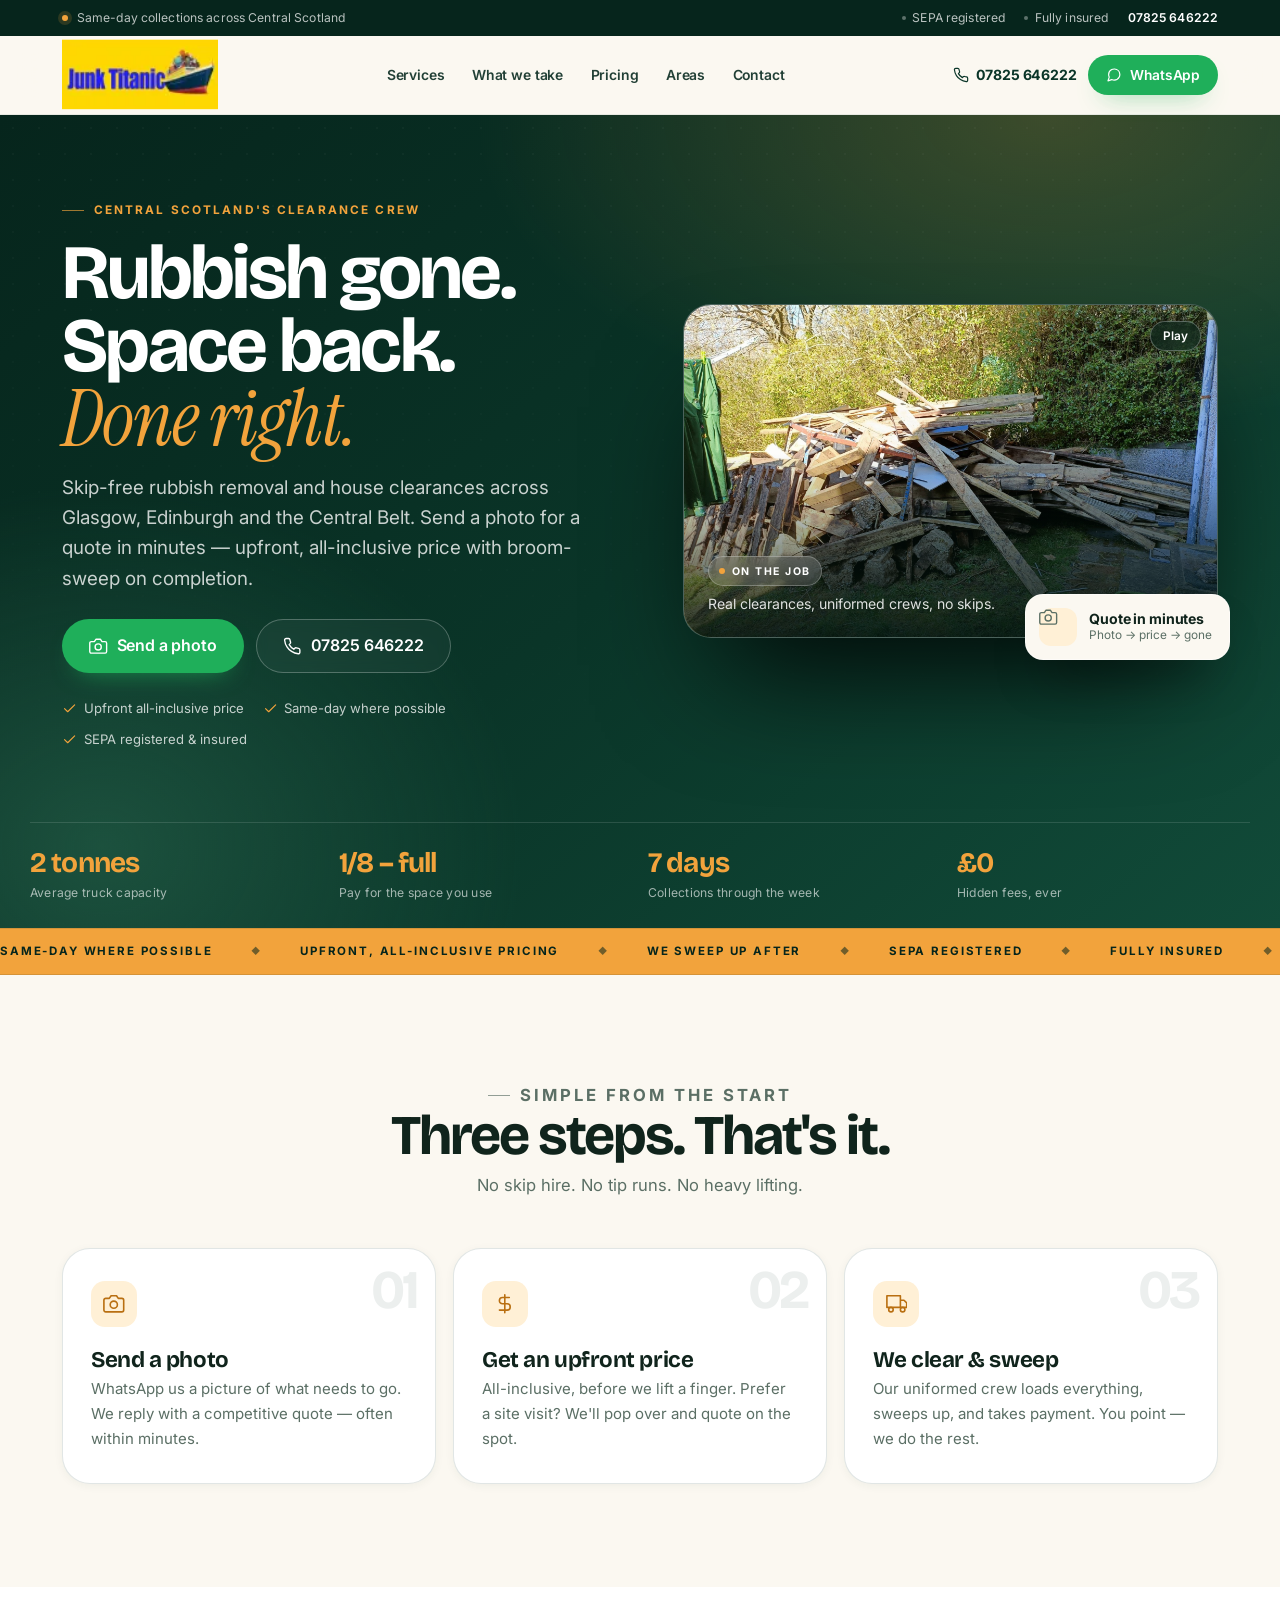
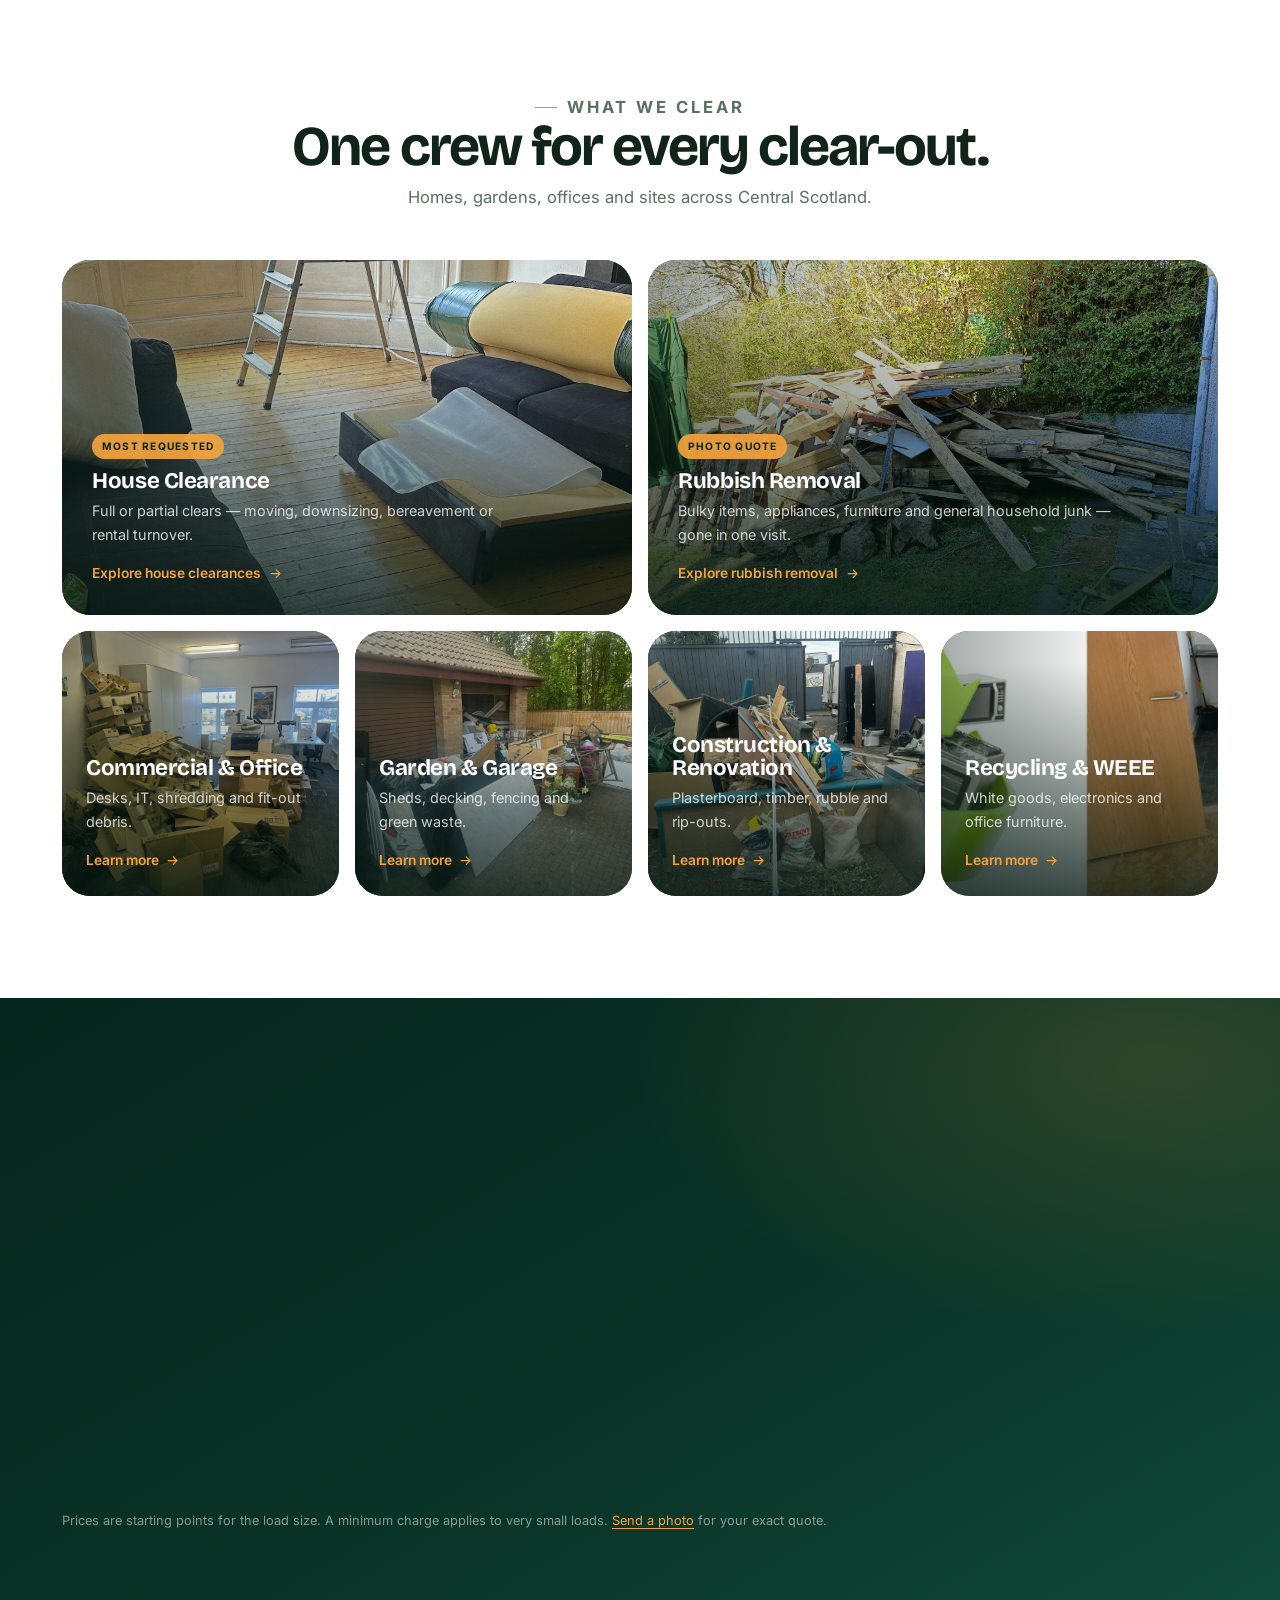
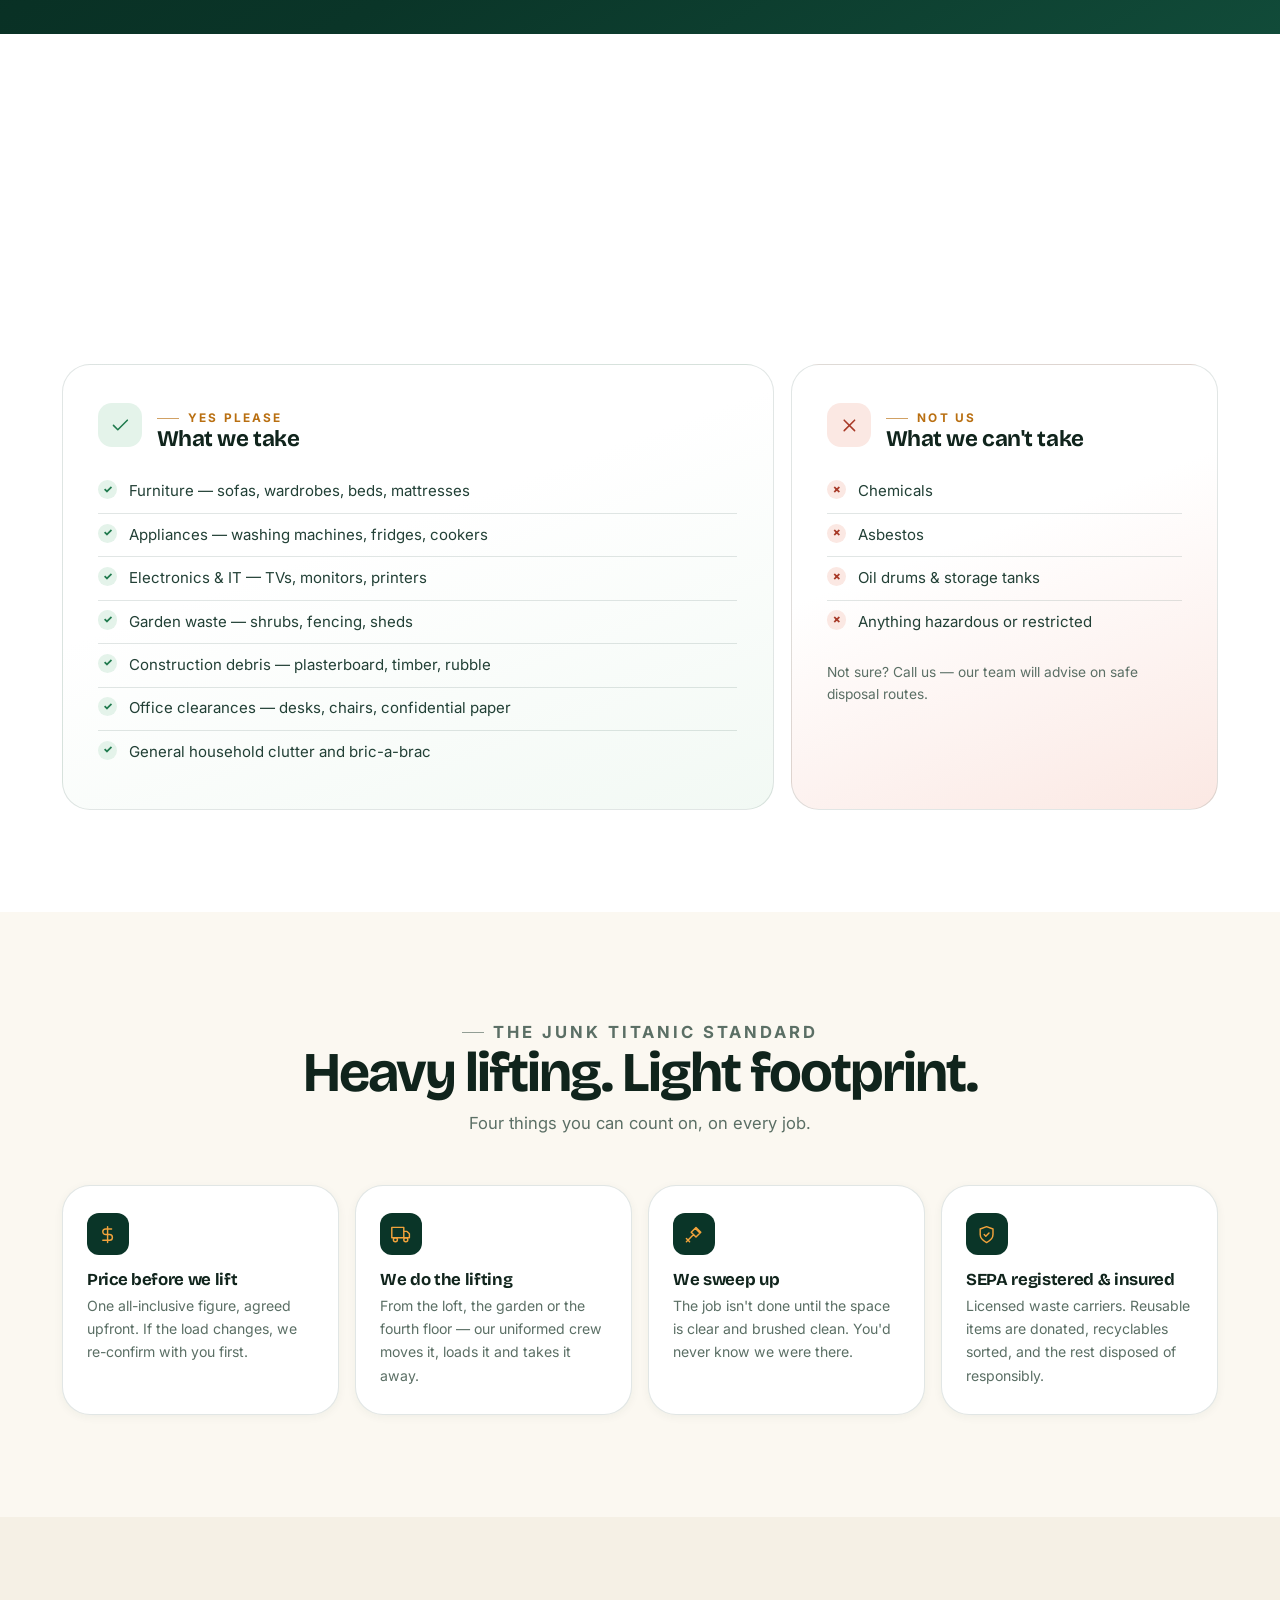
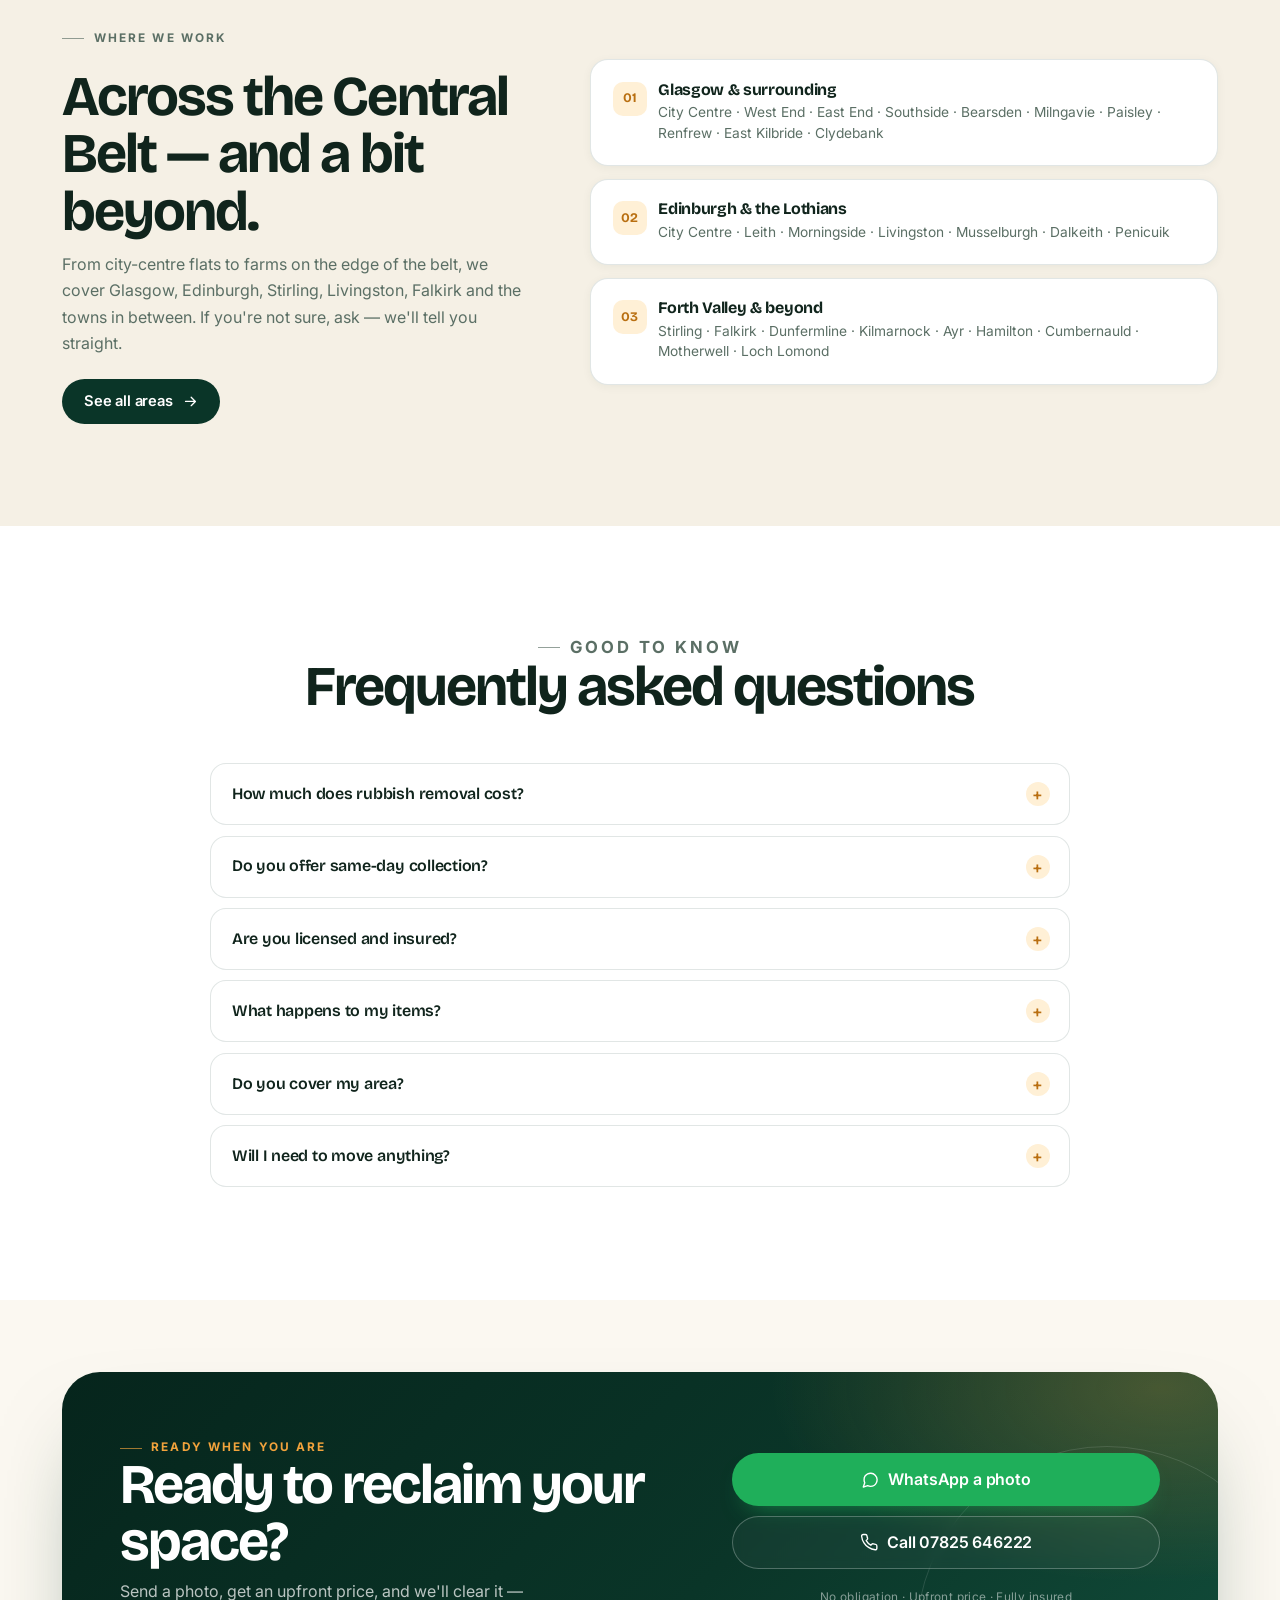
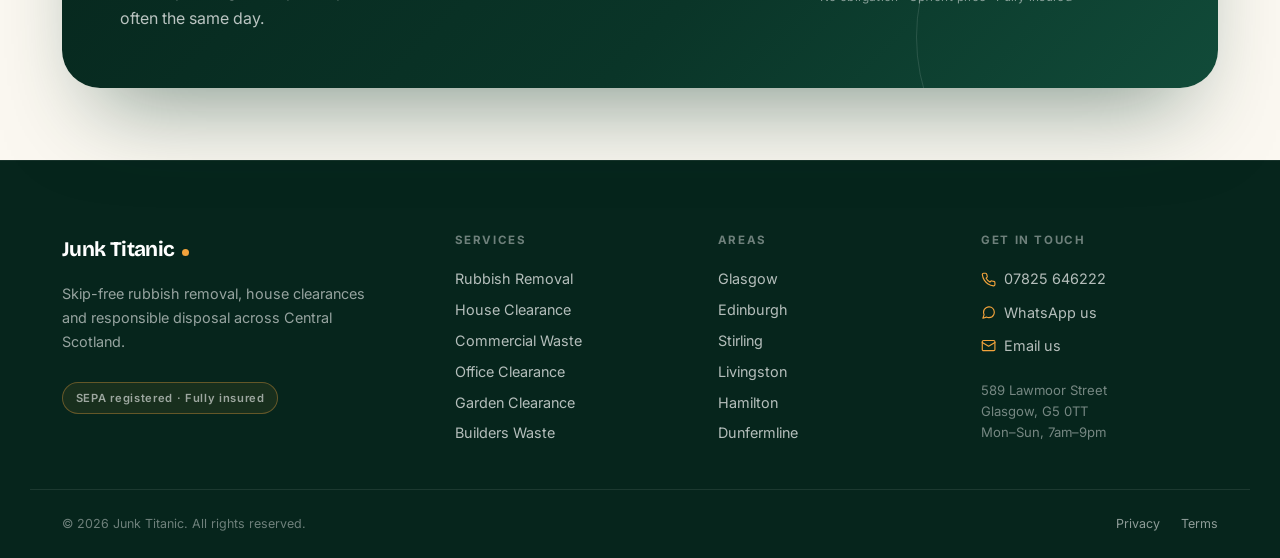
<file: index.html>
<!DOCTYPE html>
<html lang="en-GB">
<head>
  <meta charset="UTF-8" />
  <meta name="viewport" content="width=device-width, initial-scale=1" />
  <title>Rubbish Removal &amp; House Clearance Scotland | Junk Titanic</title>
  <meta name="description" content="Fast, reliable rubbish removal, house clearance and waste collection across Central Scotland. Same-day service, upfront pricing. Call 07825 646222." />
  <meta name="theme-color" content="#0a3528" />
  <link rel="icon" href="images/cropped-junktitanic-icon-32x32.png" sizes="32x32" />
  <link rel="preconnect" href="https://fonts.googleapis.com" />
  <link rel="preconnect" href="https://fonts.gstatic.com" crossorigin />
  <link href="https://fonts.googleapis.com/css2?family=Bricolage+Grotesque:opsz,wght@12..96,400..800&family=Instrument+Serif:ital@0;1&family=Inter:wght@400;500;600;700&display=swap" rel="stylesheet" />
  <link rel="stylesheet" href="styles.css" />
  <script>document.documentElement.classList.add('js');</script>
</head>
<body>

  <a class="skip-link" href="#main">Skip to content</a>

  <div class="topbar">
    <div class="container topbar-inner">
      <p><span class="topbar-dot" aria-hidden="true"></span>Same-day collections across Central Scotland</p>
      <div class="topbar-links">
        <span>SEPA registered</span>
        <span>Fully insured</span>
        <a href="tel:07825646222">07825 646222</a>
      </div>
    </div>
  </div>

  <header class="site-header" id="site-header">
    <div class="container header-inner">
      <a href="index.html" class="logo" aria-label="Junk Titanic home">
        <img src="images/Junk-Titanic-Logo.webp" alt="Junk Titanic" />
      </a>

      <nav class="main-nav" aria-label="Primary">
        <ul>
          <li><a href="service.html">Services</a></li>
          <li><a href="service.html#what-we-take">What we take</a></li>
          <li><a href="pricing.html">Pricing</a></li>
          <li><a href="location.html">Areas</a></li>
          <li><a href="contact.html">Contact</a></li>
        </ul>
      </nav>

      <div class="header-actions">
        <a class="header-phone" href="tel:07825646222">
          <svg class="icon" viewBox="0 0 24 24" aria-hidden="true"><path d="M22 16.92v3a2 2 0 0 1-2.18 2 19.79 19.79 0 0 1-8.63-3.07 19.5 19.5 0 0 1-6-6A19.79 19.79 0 0 1 2.12 4.18 2 2 0 0 1 4.11 2h3a2 2 0 0 1 2 1.72c.13.96.36 1.9.7 2.81a2 2 0 0 1-.45 2.11L8.09 9.91a16 16 0 0 0 6 6l1.27-1.27a2 2 0 0 1 2.11-.45c.91.34 1.85.57 2.81.7A2 2 0 0 1 22 16.92z"/></svg>
          07825 646222
        </a>
        <a class="btn btn-wa" href="https://wa.me/447825646222" target="_blank" rel="noopener">
          <svg class="icon" viewBox="0 0 24 24" aria-hidden="true"><path d="M21 11.5a8.38 8.38 0 0 1-.9 3.8 8.5 8.5 0 0 1-7.6 4.7 8.38 8.38 0 0 1-3.8-.9L3 21l1.9-5.7a8.38 8.38 0 0 1-.9-3.8 8.5 8.5 0 0 1 4.7-7.6 8.38 8.38 0 0 1 3.8-.9h.5a8.48 8.48 0 0 1 8 8z"/></svg>
          WhatsApp
        </a>
        <button class="nav-toggle" type="button" aria-label="Open menu" aria-expanded="false" aria-controls="mobile-nav">
          <span></span><span></span><span></span>
        </button>
      </div>
    </div>

    <nav id="mobile-nav" class="mobile-nav" aria-label="Mobile" hidden>
      <ul>
        <li><a href="service.html">Services <svg class="icon" viewBox="0 0 24 24" aria-hidden="true"><path d="M5 12h14M13 6l6 6-6 6"/></svg></a></li>
        <li><a href="service.html#what-we-take">What we take <svg class="icon" viewBox="0 0 24 24" aria-hidden="true"><path d="M5 12h14M13 6l6 6-6 6"/></svg></a></li>
        <li><a href="pricing.html">Pricing <svg class="icon" viewBox="0 0 24 24" aria-hidden="true"><path d="M5 12h14M13 6l6 6-6 6"/></svg></a></li>
        <li><a href="location.html">Areas we cover <svg class="icon" viewBox="0 0 24 24" aria-hidden="true"><path d="M5 12h14M13 6l6 6-6 6"/></svg></a></li>
        <li><a href="contact.html">Contact &amp; booking <svg class="icon" viewBox="0 0 24 24" aria-hidden="true"><path d="M5 12h14M13 6l6 6-6 6"/></svg></a></li>
      </ul>
      <div class="mobile-nav-cta">
        <a class="btn btn-wa" href="https://wa.me/447825646222" target="_blank" rel="noopener">WhatsApp a photo</a>
        <a class="btn btn-ghost" href="tel:07825646222">Call 07825 646222</a>
      </div>
    </nav>
  </header>

  <main id="main">

    <section class="hero-home">
      <div class="container hero-grid">
        <div class="hero-copy" data-reveal>
          <p class="eyebrow light">Central Scotland's clearance crew</p>
          <h1>Rubbish gone.<br />Space back.<br /><span class="accent">Done right.</span></h1>
          <p class="lede light">Skip-free rubbish removal and house clearances across Glasgow, Edinburgh and the Central Belt. Send a photo for a quote in minutes — upfront, all-inclusive price with broom-sweep on completion.</p>
          <div class="hero-actions">
            <a class="btn btn-wa btn-lg" href="https://wa.me/447825646222?text=Hi%2C%20I%27d%20like%20a%20rubbish%20removal%20quote" target="_blank" rel="noopener">
              <svg class="icon" viewBox="0 0 24 24" aria-hidden="true"><path d="M23 19a2 2 0 0 1-2 2H3a2 2 0 0 1-2-2V8a2 2 0 0 1 2-2h4l2-3h6l2 3h4a2 2 0 0 1 2 2z"/><circle cx="12" cy="13" r="4"/></svg>
              Send a photo
            </a>
            <a class="btn btn-outline-light btn-lg" href="tel:07825646222">
              <svg class="icon" viewBox="0 0 24 24" aria-hidden="true"><path d="M22 16.92v3a2 2 0 0 1-2.18 2 19.79 19.79 0 0 1-8.63-3.07 19.5 19.5 0 0 1-6-6A19.79 19.79 0 0 1 2.12 4.18 2 2 0 0 1 4.11 2h3a2 2 0 0 1 2 1.72c.13.96.36 1.9.7 2.81a2 2 0 0 1-.45 2.11L8.09 9.91a16 16 0 0 0 6 6l1.27-1.27a2 2 0 0 1 2.11-.45c.91.34 1.85.57 2.81.7A2 2 0 0 1 22 16.92z"/></svg>
              07825 646222
            </a>
          </div>
          <ul class="hero-proof">
            <li><svg class="icon" viewBox="0 0 24 24" aria-hidden="true"><path d="M20 6 9 17l-5-5"/></svg>Upfront all-inclusive price</li>
            <li><svg class="icon" viewBox="0 0 24 24" aria-hidden="true"><path d="M20 6 9 17l-5-5"/></svg>Same-day where possible</li>
            <li><svg class="icon" viewBox="0 0 24 24" aria-hidden="true"><path d="M20 6 9 17l-5-5"/></svg>SEPA registered &amp; insured</li>
          </ul>
        </div>

        <div class="hero-media" data-reveal>
          <div class="video-frame hero-video-frame">
            <video autoplay muted loop playsinline preload="metadata" poster="images/rubbish-removal-Junk-Titanic-2.jpeg" aria-label="Junk Titanic crew clearing a property">
              <source src="videos/WhatsApp-Video-2026-08-11-at-6.32.24-PM.mp4" type="video/mp4" />
            </video>
            <div class="video-overlay">
              <span class="video-badge">On the job</span>
              <p>Real clearances, uniformed crews, no skips.</p>
            </div>
            <button class="video-toggle" type="button" aria-pressed="false">Pause</button>
          </div>
          <div class="float-card">
            <span class="float-card-icon">
              <svg class="icon" viewBox="0 0 24 24" aria-hidden="true"><path d="M23 19a2 2 0 0 1-2 2H3a2 2 0 0 1-2-2V8a2 2 0 0 1 2-2h4l2-3h6l2 3h4a2 2 0 0 1 2 2z"/><circle cx="12" cy="13" r="4"/></svg>
            </span>
            <div>
              <strong>Quote in minutes</strong>
              <span>Photo → price → gone</span>
            </div>
          </div>
        </div>
      </div>

      <div class="container hero-stats">
        <div class="hero-stat"><strong>2 tonnes</strong><span>Average truck capacity</span></div>
        <div class="hero-stat"><strong>1/8 – full</strong><span>Pay for the space you use</span></div>
        <div class="hero-stat"><strong>7 days</strong><span>Collections through the week</span></div>
        <div class="hero-stat"><strong>£0</strong><span>Hidden fees, ever</span></div>
      </div>
    </section>

    <div class="ticker" aria-hidden="true">
      <div class="ticker-track">
        <div class="ticker-group">
          <span class="ticker-item">Same-day where possible</span>
          <span class="ticker-item">Upfront, all-inclusive pricing</span>
          <span class="ticker-item">We sweep up after</span>
          <span class="ticker-item">SEPA registered</span>
          <span class="ticker-item">Fully insured</span>
          <span class="ticker-item">Glasgow · Edinburgh · Stirling</span>
        </div>
        <div class="ticker-group">
          <span class="ticker-item">Same-day where possible</span>
          <span class="ticker-item">Upfront, all-inclusive pricing</span>
          <span class="ticker-item">We sweep up after</span>
          <span class="ticker-item">SEPA registered</span>
          <span class="ticker-item">Fully insured</span>
          <span class="ticker-item">Glasgow · Edinburgh · Stirling</span>
        </div>
      </div>
    </div>

    <section class="section" id="how">
      <div class="container">
        <header class="section-head" data-reveal>
          <p class="eyebrow">Simple from the start</p>
          <h2>Three steps. That's it.</h2>
          <p>No skip hire. No tip runs. No heavy lifting.</p>
        </header>
        <ol class="steps">
          <li data-reveal>
            <span class="step-num" aria-hidden="true">01</span>
            <span class="step-icon">
              <svg class="icon" viewBox="0 0 24 24" aria-hidden="true"><path d="M23 19a2 2 0 0 1-2 2H3a2 2 0 0 1-2-2V8a2 2 0 0 1 2-2h4l2-3h6l2 3h4a2 2 0 0 1 2 2z"/><circle cx="12" cy="13" r="4"/></svg>
            </span>
            <h3>Send a photo</h3>
            <p>WhatsApp us a picture of what needs to go. We reply with a competitive quote — often within minutes.</p>
          </li>
          <li data-reveal>
            <span class="step-num" aria-hidden="true">02</span>
            <span class="step-icon">
              <svg class="icon" viewBox="0 0 24 24" aria-hidden="true"><path d="M12 2v20M17 5H9.5a3.5 3.5 0 0 0 0 7h5a3.5 3.5 0 0 1 0 7H6"/></svg>
            </span>
            <h3>Get an upfront price</h3>
            <p>All-inclusive, before we lift a finger. Prefer a site visit? We'll pop over and quote on the spot.</p>
          </li>
          <li data-reveal>
            <span class="step-num" aria-hidden="true">03</span>
            <span class="step-icon">
              <svg class="icon" viewBox="0 0 24 24" aria-hidden="true"><path d="M1 3h15v13H1zM16 8h4l3 3v5h-7V8z"/><circle cx="5.5" cy="18.5" r="2.5"/><circle cx="18.5" cy="18.5" r="2.5"/></svg>
            </span>
            <h3>We clear &amp; sweep</h3>
            <p>Our uniformed crew loads everything, sweeps up, and takes payment. You point — we do the rest.</p>
          </li>
        </ol>
      </div>
    </section>

    <section class="section section-alt" id="services">
      <div class="container">
        <header class="section-head" data-reveal>
          <p class="eyebrow">What we clear</p>
          <h2>One crew for every clear-out.</h2>
          <p>Homes, gardens, offices and sites across Central Scotland.</p>
        </header>
        <div class="bento" data-reveal>
          <a class="service-card" href="service.html">
            <img src="images/House-Clearance-Glasgow-r45sfz0i3ird0vodp9n7etxuf22kqftqv804ftc7lc.jpg" alt="House clearance in Glasgow" />
            <div class="service-card-body">
              <span class="tag">Most requested</span>
              <h3>House Clearance</h3>
              <p>Full or partial clears — moving, downsizing, bereavement or rental turnover.</p>
              <span class="card-link">Explore house clearances <svg class="icon" viewBox="0 0 24 24" aria-hidden="true"><path d="M5 12h14M13 6l6 6-6 6"/></svg></span>
            </div>
          </a>
          <a class="service-card" href="service.html">
            <img src="images/rubbish-removal-Junk-Titanic-2.jpeg" alt="Rubbish removal from a property" />
            <div class="service-card-body">
              <span class="tag">Photo quote</span>
              <h3>Rubbish Removal</h3>
              <p>Bulky items, appliances, furniture and general household junk — gone in one visit.</p>
              <span class="card-link">Explore rubbish removal <svg class="icon" viewBox="0 0 24 24" aria-hidden="true"><path d="M5 12h14M13 6l6 6-6 6"/></svg></span>
            </div>
          </a>
          <a class="service-card" href="service.html">
            <img src="images/Office-Clearance-Edinburgh.jpeg" alt="Office clearance service" />
            <div class="service-card-body">
              <h3>Commercial &amp; Office</h3>
              <p>Desks, IT, shredding and fit-out debris.</p>
              <span class="card-link">Learn more <svg class="icon" viewBox="0 0 24 24" aria-hidden="true"><path d="M5 12h14M13 6l6 6-6 6"/></svg></span>
            </div>
          </a>
          <a class="service-card" href="service.html">
            <img src="images/Garage-Rubbish-removal.webp" alt="Garage and garden clearance" />
            <div class="service-card-body">
              <h3>Garden &amp; Garage</h3>
              <p>Sheds, decking, fencing and green waste.</p>
              <span class="card-link">Learn more <svg class="icon" viewBox="0 0 24 24" aria-hidden="true"><path d="M5 12h14M13 6l6 6-6 6"/></svg></span>
            </div>
          </a>
          <a class="service-card" href="service.html">
            <img src="images/construction-waste-removal.webp" alt="Construction waste removal" />
            <div class="service-card-body">
              <h3>Construction &amp; Renovation</h3>
              <p>Plasterboard, timber, rubble and rip-outs.</p>
              <span class="card-link">Learn more <svg class="icon" viewBox="0 0 24 24" aria-hidden="true"><path d="M5 12h14M13 6l6 6-6 6"/></svg></span>
            </div>
          </a>
          <a class="service-card" href="service.html">
            <img src="images/electrical-appliances-and-white-goods-recycling-r9ks301bavmpnsma59riv3cwgtale97muvsd323xio.webp" alt="Recycling and WEEE disposal" />
            <div class="service-card-body">
              <h3>Recycling &amp; WEEE</h3>
              <p>White goods, electronics and office furniture.</p>
              <span class="card-link">Learn more <svg class="icon" viewBox="0 0 24 24" aria-hidden="true"><path d="M5 12h14M13 6l6 6-6 6"/></svg></span>
            </div>
          </a>
        </div>
      </div>
    </section>

    <section class="section price-band" aria-labelledby="price-preview-title">
      <div class="container">
        <div class="band-head" data-reveal>
          <div>
            <p class="eyebrow">Simple pricing</p>
            <h2 id="price-preview-title">Pay for the space you use.</h2>
          </div>
          <p class="band-lede">No skip permits. No weight surprises. Choose the load size that fits your clear-out — exact price confirmed before we start.</p>
          <a class="btn btn-primary" href="pricing.html">See full pricing
            <svg class="icon" viewBox="0 0 24 24" aria-hidden="true"><path d="M5 12h14M13 6l6 6-6 6"/></svg>
          </a>
        </div>

        <div class="tiers" data-reveal>
          <article class="tier">
            <div class="tier-top"><span class="tier-size">1/8</span><span class="tier-label">truck load</span></div>
            <div class="meter"><span style="--fill:12.5%"></span></div>
            <p class="tier-price"><small>from</small> £45</p>
            <p class="tier-note">A few small items or one bulky piece.</p>
          </article>
          <article class="tier">
            <div class="tier-top"><span class="tier-size">1/4</span><span class="tier-label">truck load</span></div>
            <div class="meter"><span style="--fill:25%"></span></div>
            <p class="tier-price"><small>from</small> £80</p>
            <p class="tier-note">A small room clear-out.</p>
          </article>
          <article class="tier">
            <div class="tier-top"><span class="tier-size">1/2</span><span class="tier-label">truck load</span></div>
            <div class="meter"><span style="--fill:50%"></span></div>
            <p class="tier-price"><small>from</small> £135</p>
            <p class="tier-note">A garage, shed or partial house clearance.</p>
          </article>
          <article class="tier tier-featured">
            <div class="tier-top"><span class="tier-size">Full</span><span class="tier-label">truck load</span></div>
            <div class="meter"><span style="--fill:100%"></span></div>
            <p class="tier-price"><small>from</small> £450</p>
            <p class="tier-note">A full property or large commercial clear-out.</p>
          </article>
        </div>

        <p class="band-note">Prices are starting points for the load size. A minimum charge applies to very small loads. <a href="https://wa.me/447825646222" target="_blank" rel="noopener">Send a photo</a> for your exact quote.</p>
      </div>
    </section>

    <section class="section section-alt" id="take">
      <div class="container">
        <header class="section-head" data-reveal>
          <p class="eyebrow">The honest list</p>
          <h2>What we take — and what we can't.</h2>
          <p>If it's non-hazardous and controlled waste, we can almost certainly clear it.</p>
        </header>
        <div class="take-grid">
          <div class="take-card take-yes" data-reveal>
            <div class="take-head">
              <span class="take-icon"><svg class="icon" viewBox="0 0 24 24" aria-hidden="true"><path d="M20 6 9 17l-5-5"/></svg></span>
              <div>
                <p class="eyebrow">Yes please</p>
                <h3>What we take</h3>
              </div>
            </div>
            <ul class="check-list">
              <li>Furniture — sofas, wardrobes, beds, mattresses</li>
              <li>Appliances — washing machines, fridges, cookers</li>
              <li>Electronics &amp; IT — TVs, monitors, printers</li>
              <li>Garden waste — shrubs, fencing, sheds</li>
              <li>Construction debris — plasterboard, timber, rubble</li>
              <li>Office clearances — desks, chairs, confidential paper</li>
              <li>General household clutter and bric-a-brac</li>
            </ul>
          </div>
          <div class="take-card take-no" data-reveal>
            <div class="take-head">
              <span class="take-icon"><svg class="icon" viewBox="0 0 24 24" aria-hidden="true"><path d="M18 6 6 18M6 6l12 12"/></svg></span>
              <div>
                <p class="eyebrow">Not us</p>
                <h3>What we can't take</h3>
              </div>
            </div>
            <ul class="x-list">
              <li>Chemicals</li>
              <li>Asbestos</li>
              <li>Oil drums &amp; storage tanks</li>
              <li>Anything hazardous or restricted</li>
            </ul>
            <p class="note">Not sure? Call us — our team will advise on safe disposal routes.</p>
          </div>
        </div>
      </div>
    </section>

    <section class="section" id="why">
      <div class="container">
        <header class="section-head" data-reveal>
          <p class="eyebrow">The Junk Titanic standard</p>
          <h2>Heavy lifting. Light footprint.</h2>
          <p>Four things you can count on, on every job.</p>
        </header>
        <div class="promise-grid">
          <article class="promise" data-reveal>
            <span class="promise-icon"><svg class="icon" viewBox="0 0 24 24" aria-hidden="true"><path d="M12 2v20M17 5H9.5a3.5 3.5 0 0 0 0 7h5a3.5 3.5 0 0 1 0 7H6"/></svg></span>
            <h3>Price before we lift</h3>
            <p>One all-inclusive figure, agreed upfront. If the load changes, we re-confirm with you first.</p>
          </article>
          <article class="promise" data-reveal>
            <span class="promise-icon"><svg class="icon" viewBox="0 0 24 24" aria-hidden="true"><path d="M1 3h15v13H1zM16 8h4l3 3v5h-7V8z"/><circle cx="5.5" cy="18.5" r="2.5"/><circle cx="18.5" cy="18.5" r="2.5"/></svg></span>
            <h3>We do the lifting</h3>
            <p>From the loft, the garden or the fourth floor — our uniformed crew moves it, loads it and takes it away.</p>
          </article>
          <article class="promise" data-reveal>
            <span class="promise-icon"><svg class="icon" viewBox="0 0 24 24" aria-hidden="true"><path d="m3 21 9-9M14 4l6 6M9 9l6-6 6 6-6 6z"/><path d="M3 17l4 4"/></svg></span>
            <h3>We sweep up</h3>
            <p>The job isn't done until the space is clear and brushed clean. You'd never know we were there.</p>
          </article>
          <article class="promise" data-reveal>
            <span class="promise-icon"><svg class="icon" viewBox="0 0 24 24" aria-hidden="true"><path d="M12 22s8-4 8-10V5l-8-3-8 3v7c0 6 8 10 8 10z"/><path d="m9 12 2 2 4-4"/></svg></span>
            <h3>SEPA registered &amp; insured</h3>
            <p>Licensed waste carriers. Reusable items are donated, recyclables sorted, and the rest disposed of responsibly.</p>
          </article>
        </div>
      </div>
    </section>

    <section class="section section-cream" id="areas">
      <div class="container area-layout">
        <div class="area-copy" data-reveal>
          <p class="eyebrow">Where we work</p>
          <h2>Across the Central Belt — and a bit beyond.</h2>
          <p>From city-centre flats to farms on the edge of the belt, we cover Glasgow, Edinburgh, Stirling, Livingston, Falkirk and the towns in between. If you're not sure, ask — we'll tell you straight.</p>
          <a class="btn btn-dark" href="location.html">See all areas
            <svg class="icon" viewBox="0 0 24 24" aria-hidden="true"><path d="M5 12h14M13 6l6 6-6 6"/></svg>
          </a>
        </div>
        <div class="area-cards" data-reveal>
          <article class="area-card">
            <span class="area-badge">01</span>
            <h3>Glasgow &amp; surrounding</h3>
            <p>City Centre · West End · East End · Southside · Bearsden · Milngavie · Paisley · Renfrew · East Kilbride · Clydebank</p>
          </article>
          <article class="area-card">
            <span class="area-badge">02</span>
            <h3>Edinburgh &amp; the Lothians</h3>
            <p>City Centre · Leith · Morningside · Livingston · Musselburgh · Dalkeith · Penicuik</p>
          </article>
          <article class="area-card">
            <span class="area-badge">03</span>
            <h3>Forth Valley &amp; beyond</h3>
            <p>Stirling · Falkirk · Dunfermline · Kilmarnock · Ayr · Hamilton · Cumbernauld · Motherwell · Loch Lomond</p>
          </article>
        </div>
      </div>
    </section>

    <section class="section section-alt" id="faq">
      <div class="container">
        <header class="section-head" data-reveal>
          <p class="eyebrow">Good to know</p>
          <h2>Frequently asked questions</h2>
        </header>
        <div class="faq" data-reveal>
          <details>
            <summary>How much does rubbish removal cost?</summary>
            <p>We charge by volume — how much space your items take up in the truck. There's a minimum charge for very small loads, then pricing scales from 1/8 of a truck up to a full load. Single items have their own price by size. Send a photo on WhatsApp for an exact quote.</p>
          </details>
          <details>
            <summary>Do you offer same-day collection?</summary>
            <p>Often, yes — depending on our schedule and your location. Call 07825 646222 and we'll tell you the earliest available slot.</p>
          </details>
          <details>
            <summary>Are you licensed and insured?</summary>
            <p>Yes. Junk Titanic is SEPA-registered, fully licensed and insured. We provide waste transfer documentation for your records.</p>
          </details>
          <details>
            <summary>What happens to my items?</summary>
            <p>We sort everything. Reusable items are donated to charity where possible, recyclable materials go to authorised facilities, and residual waste is disposed of responsibly. We aim to divert as much as possible from landfill.</p>
          </details>
          <details>
            <summary>Do you cover my area?</summary>
            <p>We cover Glasgow, Edinburgh, Stirling, Livingston, Falkirk, Kilmarnock, Dunfermline, Dumbarton, Hamilton, Motherwell and the wider Central Belt — plus Loch Lomond by arrangement. If you're unsure, call us.</p>
          </details>
          <details>
            <summary>Will I need to move anything?</summary>
            <p>No. We collect from wherever items are — inside the house, garage, loft, shed or garden. You point, we do the lifting and loading.</p>
          </details>
        </div>
      </div>
    </section>

    <section class="cta-section">
      <div class="container">
        <div class="cta-card" data-reveal>
          <div class="cta-copy">
            <p class="eyebrow light">Ready when you are</p>
            <h2>Ready to reclaim your space?</h2>
            <p>Send a photo, get an upfront price, and we'll clear it — often the same day.</p>
          </div>
          <div class="cta-actions">
            <a class="btn btn-wa btn-lg" href="https://wa.me/447825646222" target="_blank" rel="noopener">
              <svg class="icon" viewBox="0 0 24 24" aria-hidden="true"><path d="M21 11.5a8.38 8.38 0 0 1-.9 3.8 8.5 8.5 0 0 1-7.6 4.7 8.38 8.38 0 0 1-3.8-.9L3 21l1.9-5.7a8.38 8.38 0 0 1-.9-3.8 8.5 8.5 0 0 1 4.7-7.6 8.38 8.38 0 0 1 3.8-.9h.5a8.48 8.48 0 0 1 8 8z"/></svg>
              WhatsApp a photo
            </a>
            <a class="btn btn-outline-light btn-lg" href="tel:07825646222">
              <svg class="icon" viewBox="0 0 24 24" aria-hidden="true"><path d="M22 16.92v3a2 2 0 0 1-2.18 2 19.79 19.79 0 0 1-8.63-3.07 19.5 19.5 0 0 1-6-6A19.79 19.79 0 0 1 2.12 4.18 2 2 0 0 1 4.11 2h3a2 2 0 0 1 2 1.72c.13.96.36 1.9.7 2.81a2 2 0 0 1-.45 2.11L8.09 9.91a16 16 0 0 0 6 6l1.27-1.27a2 2 0 0 1 2.11-.45c.91.34 1.85.57 2.81.7A2 2 0 0 1 22 16.92z"/></svg>
              Call 07825 646222
            </a>
            <p class="cta-note">No obligation · Upfront price · Fully insured</p>
          </div>
        </div>
      </div>
    </section>

  </main>

  <footer class="site-footer">
    <div class="container footer-grid">
      <div class="footer-brand">
        <a class="footer-logo" href="index.html">Junk Titanic</a>
        <p>Skip-free rubbish removal, house clearances and responsible disposal across Central Scotland.</p>
        <p class="footer-badge">SEPA registered · Fully insured</p>
      </div>
      <div class="footer-col">
        <h4>Services</h4>
        <ul>
          <li><a href="service.html">Rubbish Removal</a></li>
          <li><a href="service.html">House Clearance</a></li>
          <li><a href="service.html">Commercial Waste</a></li>
          <li><a href="service.html">Office Clearance</a></li>
          <li><a href="service.html">Garden Clearance</a></li>
          <li><a href="service.html">Builders Waste</a></li>
        </ul>
      </div>
      <div class="footer-col">
        <h4>Areas</h4>
        <ul>
          <li><a href="location.html">Glasgow</a></li>
          <li><a href="location.html">Edinburgh</a></li>
          <li><a href="location.html">Stirling</a></li>
          <li><a href="location.html">Livingston</a></li>
          <li><a href="location.html">Hamilton</a></li>
          <li><a href="location.html">Dunfermline</a></li>
        </ul>
      </div>
      <div class="footer-col footer-contact">
        <h4>Get in touch</h4>
        <ul>
          <li><a href="tel:07825646222"><svg class="icon" viewBox="0 0 24 24" aria-hidden="true"><path d="M22 16.92v3a2 2 0 0 1-2.18 2 19.79 19.79 0 0 1-8.63-3.07 19.5 19.5 0 0 1-6-6A19.79 19.79 0 0 1 2.12 4.18 2 2 0 0 1 4.11 2h3a2 2 0 0 1 2 1.72c.13.96.36 1.9.7 2.81a2 2 0 0 1-.45 2.11L8.09 9.91a16 16 0 0 0 6 6l1.27-1.27a2 2 0 0 1 2.11-.45c.91.34 1.85.57 2.81.7A2 2 0 0 1 22 16.92z"/></svg>07825 646222</a></li>
          <li><a href="https://wa.me/447825646222" target="_blank" rel="noopener"><svg class="icon" viewBox="0 0 24 24" aria-hidden="true"><path d="M21 11.5a8.38 8.38 0 0 1-.9 3.8 8.5 8.5 0 0 1-7.6 4.7 8.38 8.38 0 0 1-3.8-.9L3 21l1.9-5.7a8.38 8.38 0 0 1-.9-3.8 8.5 8.5 0 0 1 4.7-7.6 8.38 8.38 0 0 1 3.8-.9h.5a8.48 8.48 0 0 1 8 8z"/></svg>WhatsApp us</a></li>
          <li><a href="mailto:info@junktitanic.co.uk"><svg class="icon" viewBox="0 0 24 24" aria-hidden="true"><rect x="2" y="4" width="20" height="16" rx="2"/><path d="m22 7-10 6L2 7"/></svg>Email us</a></li>
        </ul>
        <p class="footer-addr">589 Lawmoor Street<br />Glasgow, G5 0TT<br />Mon–Sun, 7am–9pm</p>
      </div>
    </div>
    <div class="container footer-bottom">
      <p>© 2026 Junk Titanic. All rights reserved.</p>
      <ul>
        <li><a href="contact.html">Privacy</a></li>
        <li><a href="index.html">Terms</a></li>
      </ul>
    </div>
  </footer>

  <div class="call-bar" aria-label="Quick contact">
    <a class="call-bar-call" href="tel:07825646222">
      <svg class="icon" viewBox="0 0 24 24" aria-hidden="true"><path d="M22 16.92v3a2 2 0 0 1-2.18 2 19.79 19.79 0 0 1-8.63-3.07 19.5 19.5 0 0 1-6-6A19.79 19.79 0 0 1 2.12 4.18 2 2 0 0 1 4.11 2h3a2 2 0 0 1 2 1.72c.13.96.36 1.9.7 2.81a2 2 0 0 1-.45 2.11L8.09 9.91a16 16 0 0 0 6 6l1.27-1.27a2 2 0 0 1 2.11-.45c.91.34 1.85.57 2.81.7A2 2 0 0 1 22 16.92z"/></svg>
      Call
    </a>
    <a class="call-bar-wa" href="https://wa.me/447825646222" target="_blank" rel="noopener">
      <svg class="icon" viewBox="0 0 24 24" aria-hidden="true"><path d="M21 11.5a8.38 8.38 0 0 1-.9 3.8 8.5 8.5 0 0 1-7.6 4.7 8.38 8.38 0 0 1-3.8-.9L3 21l1.9-5.7a8.38 8.38 0 0 1-.9-3.8 8.5 8.5 0 0 1 4.7-7.6 8.38 8.38 0 0 1 3.8-.9h.5a8.48 8.48 0 0 1 8 8z"/></svg>
      WhatsApp
    </a>
  </div>

  <script src="script.js" defer></script>
</body>
</html>
</file>
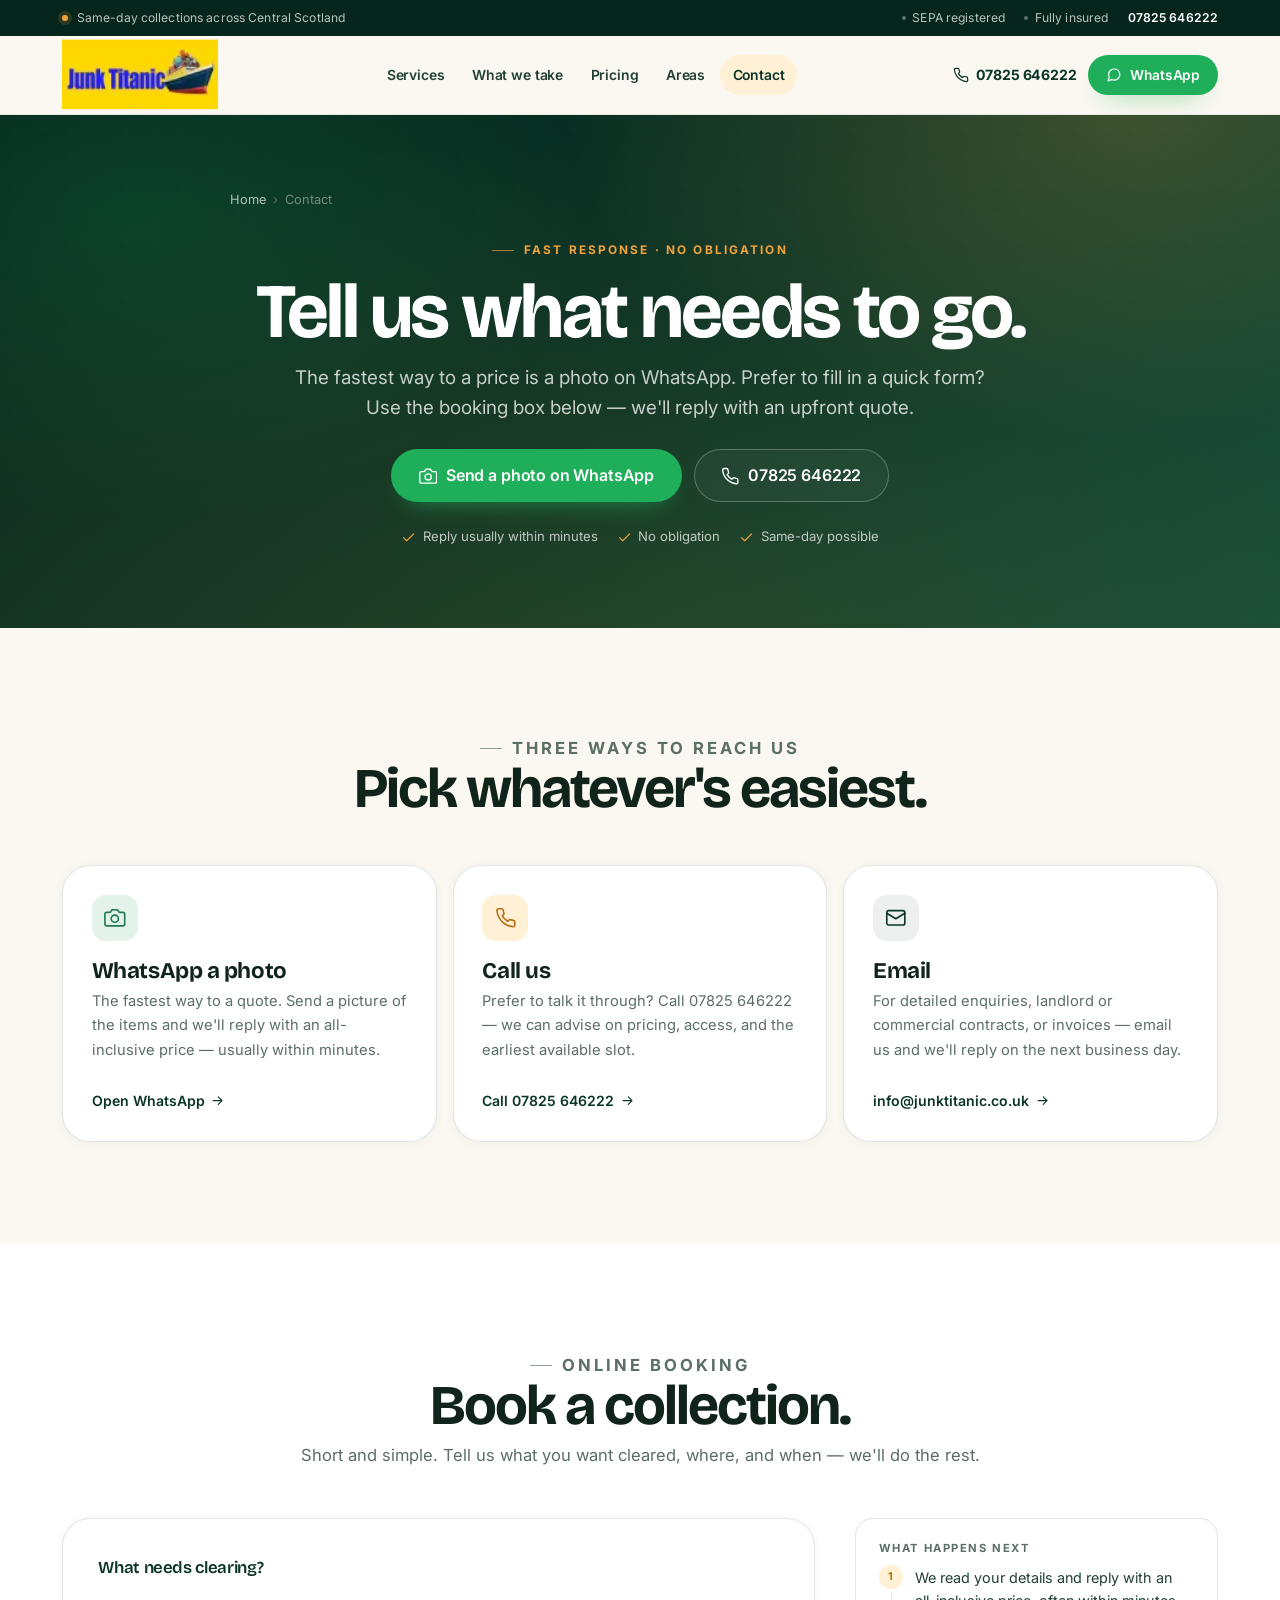
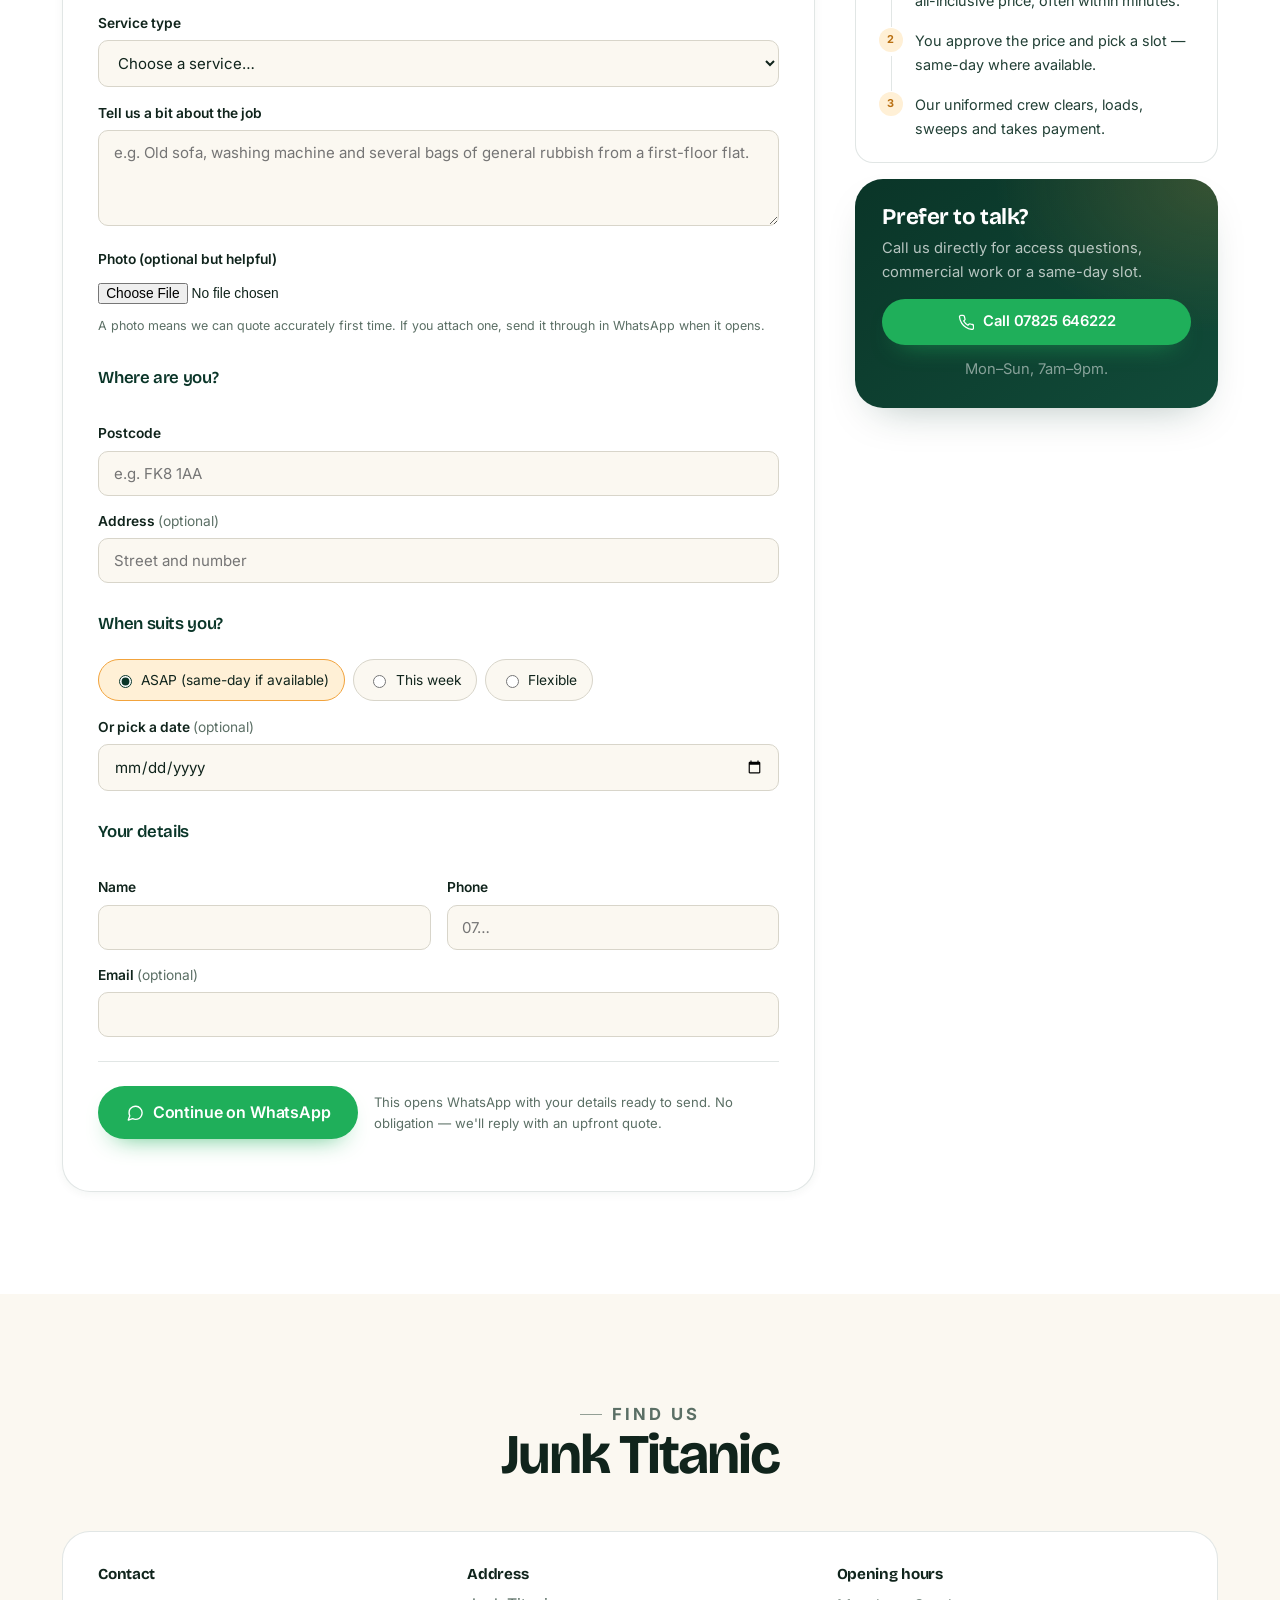
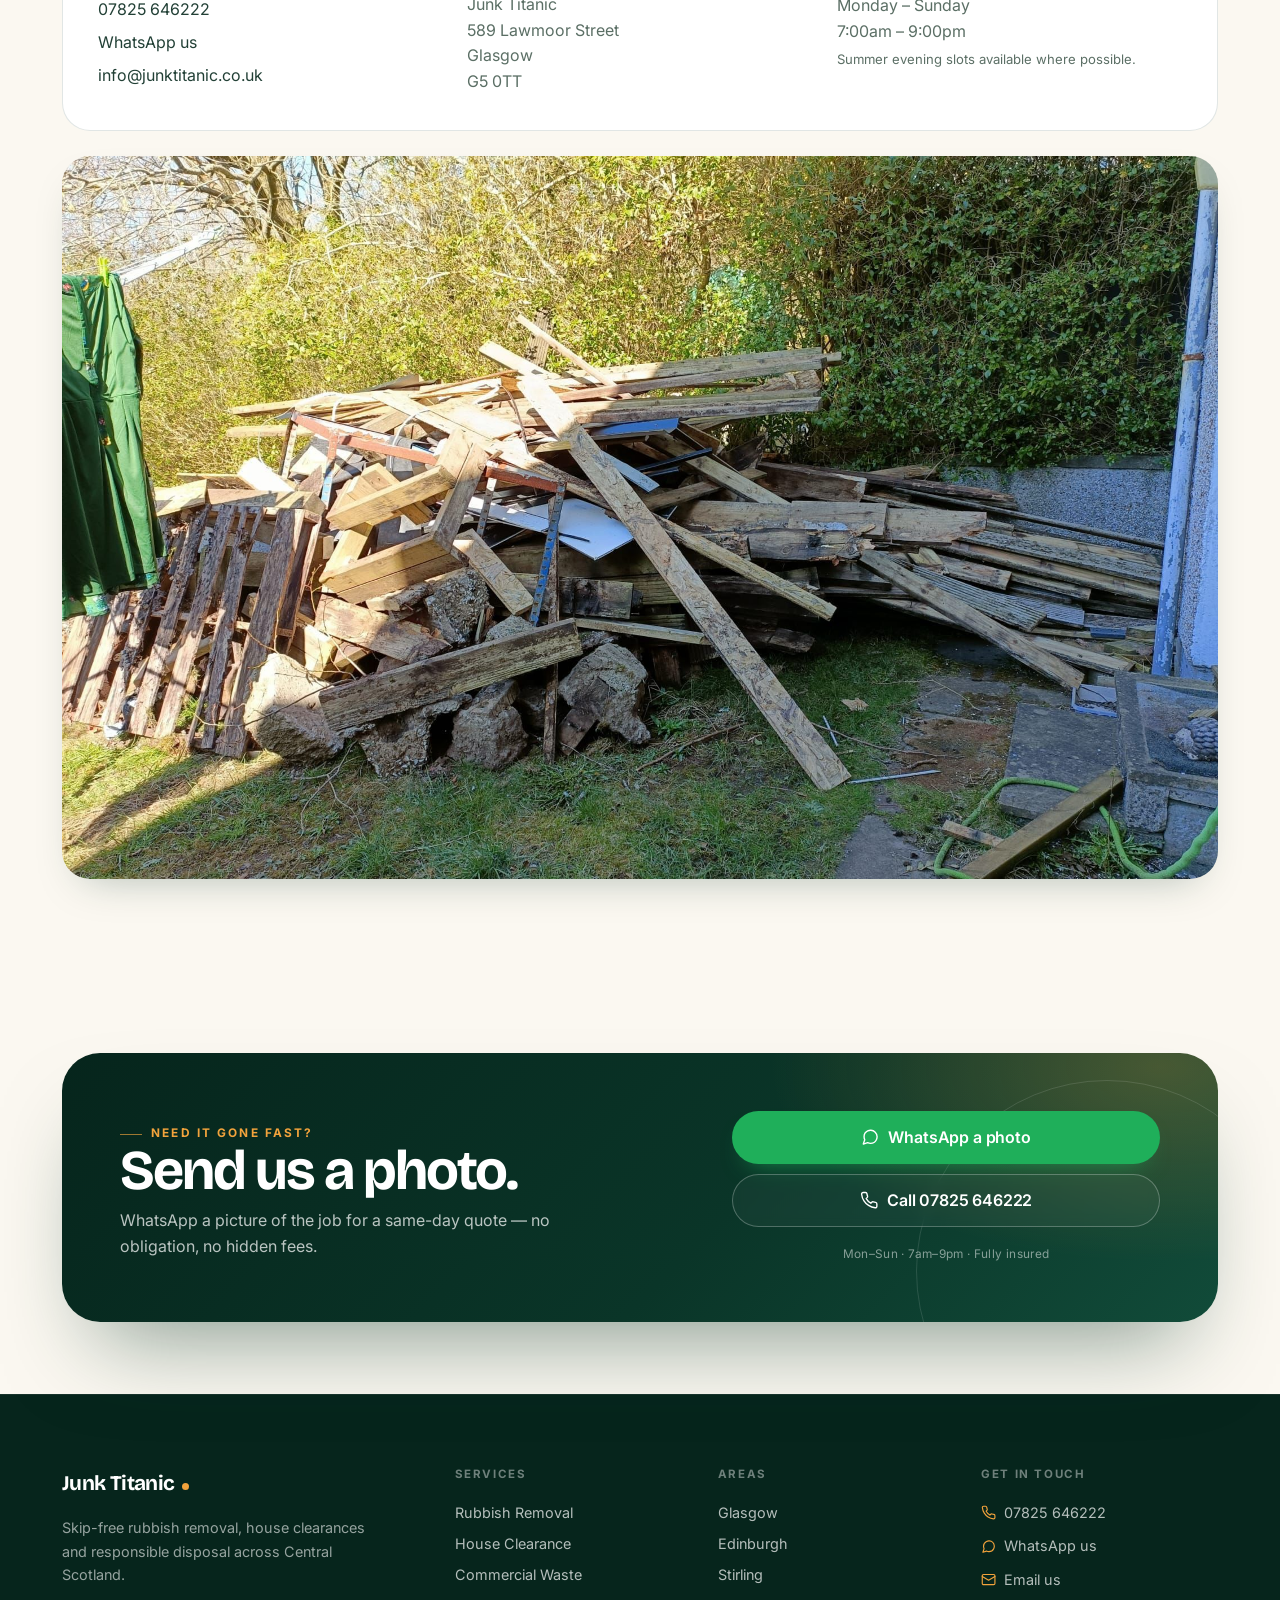
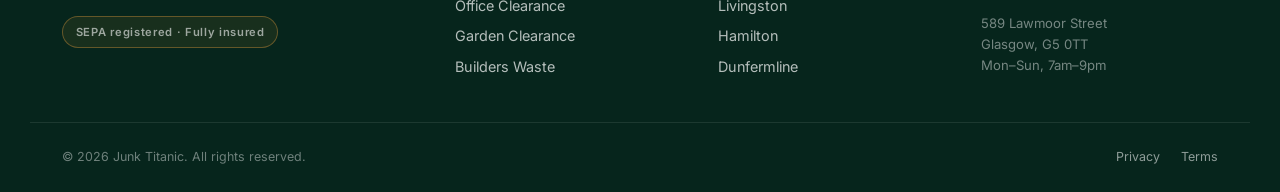
<file: contact.html>
<!DOCTYPE html>
<html lang="en-GB">
<head>
  <meta charset="UTF-8" />
  <meta name="viewport" content="width=device-width, initial-scale=1" />
  <title>Contact &amp; Book | Junk Titanic</title>
  <meta name="description" content="Contact Junk Titanic — call 07825 646222, WhatsApp a photo for a fast quote, or book online. Rubbish removal and house clearance across Central Scotland." />
  <meta name="theme-color" content="#0a3528" />
  <link rel="icon" href="images/cropped-junktitanic-icon-32x32.png" sizes="32x32" />
  <link rel="preconnect" href="https://fonts.googleapis.com" />
  <link rel="preconnect" href="https://fonts.gstatic.com" crossorigin />
  <link href="https://fonts.googleapis.com/css2?family=Bricolage+Grotesque:opsz,wght@12..96,400..800&family=Instrument+Serif:ital@0;1&family=Inter:wght@400;500;600;700&display=swap" rel="stylesheet" />
  <link rel="stylesheet" href="styles.css" />
  <script>document.documentElement.classList.add('js');</script>
</head>
<body>

  <a class="skip-link" href="#main">Skip to content</a>

  <div class="topbar">
    <div class="container topbar-inner">
      <p><span class="topbar-dot" aria-hidden="true"></span>Same-day collections across Central Scotland</p>
      <div class="topbar-links">
        <span>SEPA registered</span>
        <span>Fully insured</span>
        <a href="tel:07825646222">07825 646222</a>
      </div>
    </div>
  </div>

  <header class="site-header" id="site-header">
    <div class="container header-inner">
      <a href="index.html" class="logo" aria-label="Junk Titanic home">
        <img src="images/Junk-Titanic-Logo.webp" alt="Junk Titanic" />
      </a>
      <nav class="main-nav" aria-label="Primary">
        <ul>
          <li><a href="service.html">Services</a></li>
          <li><a href="service.html#what-we-take">What we take</a></li>
          <li><a href="pricing.html">Pricing</a></li>
          <li><a href="location.html">Areas</a></li>
          <li><a href="contact.html" aria-current="page">Contact</a></li>
        </ul>
      </nav>
      <div class="header-actions">
        <a class="header-phone" href="tel:07825646222">
          <svg class="icon" viewBox="0 0 24 24" aria-hidden="true"><path d="M22 16.92v3a2 2 0 0 1-2.18 2 19.79 19.79 0 0 1-8.63-3.07 19.5 19.5 0 0 1-6-6A19.79 19.79 0 0 1 2.12 4.18 2 2 0 0 1 4.11 2h3a2 2 0 0 1 2 1.72c.13.96.36 1.9.7 2.81a2 2 0 0 1-.45 2.11L8.09 9.91a16 16 0 0 0 6 6l1.27-1.27a2 2 0 0 1 2.11-.45c.91.34 1.85.57 2.81.7A2 2 0 0 1 22 16.92z"/></svg>
          07825 646222
        </a>
        <a class="btn btn-wa" href="https://wa.me/447825646222" target="_blank" rel="noopener">
          <svg class="icon" viewBox="0 0 24 24" aria-hidden="true"><path d="M21 11.5a8.38 8.38 0 0 1-.9 3.8 8.5 8.5 0 0 1-7.6 4.7 8.38 8.38 0 0 1-3.8-.9L3 21l1.9-5.7a8.38 8.38 0 0 1-.9-3.8 8.5 8.5 0 0 1 4.7-7.6 8.38 8.38 0 0 1 3.8-.9h.5a8.48 8.48 0 0 1 8 8z"/></svg>
          WhatsApp
        </a>
        <button class="nav-toggle" type="button" aria-label="Open menu" aria-expanded="false" aria-controls="mobile-nav">
          <span></span><span></span><span></span>
        </button>
      </div>
    </div>
    <nav id="mobile-nav" class="mobile-nav" aria-label="Mobile" hidden>
      <ul>
        <li><a href="service.html">Services <svg class="icon" viewBox="0 0 24 24" aria-hidden="true"><path d="M5 12h14M13 6l6 6-6 6"/></svg></a></li>
        <li><a href="service.html#what-we-take">What we take <svg class="icon" viewBox="0 0 24 24" aria-hidden="true"><path d="M5 12h14M13 6l6 6-6 6"/></svg></a></li>
        <li><a href="pricing.html">Pricing <svg class="icon" viewBox="0 0 24 24" aria-hidden="true"><path d="M5 12h14M13 6l6 6-6 6"/></svg></a></li>
        <li><a href="location.html">Areas we cover <svg class="icon" viewBox="0 0 24 24" aria-hidden="true"><path d="M5 12h14M13 6l6 6-6 6"/></svg></a></li>
        <li><a href="contact.html">Contact &amp; booking <svg class="icon" viewBox="0 0 24 24" aria-hidden="true"><path d="M5 12h14M13 6l6 6-6 6"/></svg></a></li>
      </ul>
      <div class="mobile-nav-cta">
        <a class="btn btn-wa" href="https://wa.me/447825646222" target="_blank" rel="noopener">WhatsApp a photo</a>
        <a class="btn btn-ghost" href="tel:07825646222">Call 07825 646222</a>
      </div>
    </nav>
  </header>

  <main id="main">

    <section class="page-hero centered">
      <div class="container">
        <div class="page-hero-copy" data-reveal>
          <nav class="breadcrumb" aria-label="Breadcrumb">
            <ol>
              <li><a href="index.html">Home</a></li>
              <li aria-current="page">Contact</li>
            </ol>
          </nav>
          <p class="eyebrow">Fast response · No obligation</p>
          <h1>Tell us what needs to go.</h1>
          <p class="lede">The fastest way to a price is a photo on WhatsApp. Prefer to fill in a quick form? Use the booking box below — we'll reply with an upfront quote.</p>
          <div class="hero-actions">
            <a class="btn btn-wa btn-lg" href="https://wa.me/447825646222" target="_blank" rel="noopener">
              <svg class="icon" viewBox="0 0 24 24" aria-hidden="true"><path d="M23 19a2 2 0 0 1-2 2H3a2 2 0 0 1-2-2V8a2 2 0 0 1 2-2h4l2-3h6l2 3h4a2 2 0 0 1 2 2z"/><circle cx="12" cy="13" r="4"/></svg>
              Send a photo on WhatsApp
            </a>
            <a class="btn btn-outline-light btn-lg" href="tel:07825646222">
              <svg class="icon" viewBox="0 0 24 24" aria-hidden="true"><path d="M22 16.92v3a2 2 0 0 1-2.18 2 19.79 19.79 0 0 1-8.63-3.07 19.5 19.5 0 0 1-6-6A19.79 19.79 0 0 1 2.12 4.18 2 2 0 0 1 4.11 2h3a2 2 0 0 1 2 1.72c.13.96.36 1.9.7 2.81a2 2 0 0 1-.45 2.11L8.09 9.91a16 16 0 0 0 6 6l1.27-1.27a2 2 0 0 1 2.11-.45c.91.34 1.85.57 2.81.7A2 2 0 0 1 22 16.92z"/></svg>
              07825 646222
            </a>
          </div>
          <ul class="hero-proof">
            <li><svg class="icon" viewBox="0 0 24 24" aria-hidden="true"><path d="M20 6 9 17l-5-5"/></svg>Reply usually within minutes</li>
            <li><svg class="icon" viewBox="0 0 24 24" aria-hidden="true"><path d="M20 6 9 17l-5-5"/></svg>No obligation</li>
            <li><svg class="icon" viewBox="0 0 24 24" aria-hidden="true"><path d="M20 6 9 17l-5-5"/></svg>Same-day possible</li>
          </ul>
        </div>
      </div>
    </section>

    <section class="section">
      <div class="container">
        <header class="section-head" data-reveal>
          <p class="eyebrow">Three ways to reach us</p>
          <h2>Pick whatever's easiest.</h2>
        </header>
        <div class="contact-options">
          <a class="contact-tile contact-tile-wa" href="https://wa.me/447825646222" target="_blank" rel="noopener" data-reveal>
            <span class="contact-icon">
              <svg class="icon" viewBox="0 0 24 24" aria-hidden="true"><path d="M23 19a2 2 0 0 1-2 2H3a2 2 0 0 1-2-2V8a2 2 0 0 1 2-2h4l2-3h6l2 3h4a2 2 0 0 1 2 2z"/><circle cx="12" cy="13" r="4"/></svg>
            </span>
            <h3>WhatsApp a photo</h3>
            <p>The fastest way to a quote. Send a picture of the items and we'll reply with an all-inclusive price — usually within minutes.</p>
            <span class="contact-action">Open WhatsApp <svg class="icon" viewBox="0 0 24 24" aria-hidden="true"><path d="M5 12h14M13 6l6 6-6 6"/></svg></span>
          </a>
          <a class="contact-tile contact-tile-call" href="tel:07825646222" data-reveal>
            <span class="contact-icon">
              <svg class="icon" viewBox="0 0 24 24" aria-hidden="true"><path d="M22 16.92v3a2 2 0 0 1-2.18 2 19.79 19.79 0 0 1-8.63-3.07 19.5 19.5 0 0 1-6-6A19.79 19.79 0 0 1 2.12 4.18 2 2 0 0 1 4.11 2h3a2 2 0 0 1 2 1.72c.13.96.36 1.9.7 2.81a2 2 0 0 1-.45 2.11L8.09 9.91a16 16 0 0 0 6 6l1.27-1.27a2 2 0 0 1 2.11-.45c.91.34 1.85.57 2.81.7A2 2 0 0 1 22 16.92z"/></svg>
            </span>
            <h3>Call us</h3>
            <p>Prefer to talk it through? Call 07825 646222 — we can advise on pricing, access, and the earliest available slot.</p>
            <span class="contact-action">Call 07825 646222 <svg class="icon" viewBox="0 0 24 24" aria-hidden="true"><path d="M5 12h14M13 6l6 6-6 6"/></svg></span>
          </a>
          <a class="contact-tile contact-tile-email" href="mailto:info@junktitanic.co.uk" data-reveal>
            <span class="contact-icon">
              <svg class="icon" viewBox="0 0 24 24" aria-hidden="true"><rect x="2" y="4" width="20" height="16" rx="2"/><path d="m22 7-10 6L2 7"/></svg>
            </span>
            <h3>Email</h3>
            <p>For detailed enquiries, landlord or commercial contracts, or invoices — email us and we'll reply on the next business day.</p>
            <span class="contact-action">info@junktitanic.co.uk <svg class="icon" viewBox="0 0 24 24" aria-hidden="true"><path d="M5 12h14M13 6l6 6-6 6"/></svg></span>
          </a>
        </div>
      </div>
    </section>

    <section class="section section-alt" id="book">
      <div class="container">
        <header class="section-head" data-reveal>
          <p class="eyebrow">Online booking</p>
          <h2>Book a collection.</h2>
          <p>Short and simple. Tell us what you want cleared, where, and when — we'll do the rest.</p>
        </header>

        <div class="booking-layout">
          <form class="booking-form" action="#" method="post" data-reveal>
            <fieldset>
              <legend>What needs clearing?</legend>
              <label class="field-label" for="service">Service type</label>
              <select id="service" name="service" required>
                <option value="">Choose a service…</option>
                <option value="house-clearance">House clearance</option>
                <option value="rubbish-removal">Rubbish removal</option>
                <option value="garden-clearance">Garden clearance</option>
                <option value="office-clearance">Office / commercial clearance</option>
                <option value="construction">Construction / renovation waste</option>
                <option value="single-item">Single item collection</option>
                <option value="other">Something else</option>
              </select>

              <label class="field-label" for="details">Tell us a bit about the job</label>
              <textarea id="details" name="details" rows="3" placeholder="e.g. Old sofa, washing machine and several bags of general rubbish from a first-floor flat." required></textarea>

              <label class="field-label" for="photo">Photo (optional but helpful)</label>
              <input id="photo" name="photo" type="file" accept="image/*" capture="environment" />
              <p class="field-help">A photo means we can quote accurately first time. If you attach one, send it through in WhatsApp when it opens.</p>
            </fieldset>

            <fieldset>
              <legend>Where are you?</legend>
              <label class="field-label" for="postcode">Postcode</label>
              <input id="postcode" name="postcode" type="text" autocomplete="postal-code" placeholder="e.g. FK8 1AA" required />

              <label class="field-label" for="address">Address <span class="optional">(optional)</span></label>
              <input id="address" name="address" type="text" autocomplete="street-address" placeholder="Street and number" />
            </fieldset>

            <fieldset>
              <legend>When suits you?</legend>
              <div class="radio-row">
                <label class="radio">
                  <input type="radio" name="when" value="ASAP (same-day if available)" checked />
                  <span>ASAP (same-day if available)</span>
                </label>
                <label class="radio">
                  <input type="radio" name="when" value="This week" />
                  <span>This week</span>
                </label>
                <label class="radio">
                  <input type="radio" name="when" value="Flexible" />
                  <span>Flexible</span>
                </label>
              </div>
              <label class="field-label" for="date">Or pick a date <span class="optional">(optional)</span></label>
              <input id="date" name="date" type="date" />
            </fieldset>

            <fieldset>
              <legend>Your details</legend>
              <div class="two-field-row">
                <div>
                  <label class="field-label" for="name">Name</label>
                  <input id="name" name="name" type="text" autocomplete="name" required />
                </div>
                <div>
                  <label class="field-label" for="phone">Phone</label>
                  <input id="phone" name="phone" type="tel" autocomplete="tel" placeholder="07…" required />
                </div>
              </div>
              <label class="field-label" for="email">Email <span class="optional">(optional)</span></label>
              <input id="email" name="email" type="email" autocomplete="email" />
            </fieldset>

            <div class="form-submit">
              <button type="submit" class="btn btn-wa btn-lg">
                <svg class="icon" viewBox="0 0 24 24" aria-hidden="true"><path d="M21 11.5a8.38 8.38 0 0 1-.9 3.8 8.5 8.5 0 0 1-7.6 4.7 8.38 8.38 0 0 1-3.8-.9L3 21l1.9-5.7a8.38 8.38 0 0 1-.9-3.8 8.5 8.5 0 0 1 4.7-7.6 8.38 8.38 0 0 1 3.8-.9h.5a8.48 8.48 0 0 1 8 8z"/></svg>
                Continue on WhatsApp
              </button>
              <p class="small-print">This opens WhatsApp with your details ready to send. No obligation — we'll reply with an upfront quote.</p>
              <p class="form-status" role="status" aria-live="polite"></p>
            </div>
          </form>

          <aside class="form-aside" data-reveal>
            <div class="aside-block">
              <h4>What happens next</h4>
              <ol class="next-steps">
                <li data-step="1">We read your details and reply with an all-inclusive price, often within minutes.</li>
                <li data-step="2">You approve the price and pick a slot — same-day where available.</li>
                <li data-step="3">Our uniformed crew clears, loads, sweeps and takes payment.</li>
              </ol>
            </div>
            <div class="quote-card">
              <h3>Prefer to talk?</h3>
              <p>Call us directly for access questions, commercial work or a same-day slot.</p>
              <a class="btn btn-wa btn-block" href="tel:07825646222">
                <svg class="icon" viewBox="0 0 24 24" aria-hidden="true"><path d="M22 16.92v3a2 2 0 0 1-2.18 2 19.79 19.79 0 0 1-8.63-3.07 19.5 19.5 0 0 1-6-6A19.79 19.79 0 0 1 2.12 4.18 2 2 0 0 1 4.11 2h3a2 2 0 0 1 2 1.72c.13.96.36 1.9.7 2.81a2 2 0 0 1-.45 2.11L8.09 9.91a16 16 0 0 0 6 6l1.27-1.27a2 2 0 0 1 2.11-.45c.91.34 1.85.57 2.81.7A2 2 0 0 1 22 16.92z"/></svg>
                Call 07825 646222
              </a>
              <p class="small-print">Mon–Sun, 7am–9pm.</p>
            </div>
          </aside>
        </div>
      </div>
    </section>

    <section class="section">
      <div class="container">
        <header class="section-head" data-reveal>
          <p class="eyebrow">Find us</p>
          <h2>Junk Titanic</h2>
        </header>
        <div class="contact-details" data-reveal>
          <div>
            <h3>Contact</h3>
            <ul>
              <li><a href="tel:07825646222">07825 646222</a></li>
              <li><a href="https://wa.me/447825646222" target="_blank" rel="noopener">WhatsApp us</a></li>
              <li><a href="mailto:info@junktitanic.co.uk">info@junktitanic.co.uk</a></li>
            </ul>
          </div>
          <div>
            <h3>Address</h3>
            <address>
              Junk Titanic<br />
              589 Lawmoor Street<br />
              Glasgow<br />
              G5 0TT
            </address>
          </div>
          <div>
            <h3>Opening hours</h3>
            <p>Monday – Sunday<br />7:00am – 9:00pm<br /><span class="small-print">Summer evening slots available where possible.</span></p>
          </div>
        </div>

        <div class="feature-image mt-2" data-reveal>
          <img src="images/rubbish-removal-Junk-Titanic-2.jpeg" alt="Junk Titanic team working on a rubbish removal project" />
        </div>
      </div>
    </section>

    <section class="cta-section">
      <div class="container">
        <div class="cta-card" data-reveal>
          <div class="cta-copy">
            <p class="eyebrow light">Need it gone fast?</p>
            <h2>Send us a photo.</h2>
            <p>WhatsApp a picture of the job for a same-day quote — no obligation, no hidden fees.</p>
          </div>
          <div class="cta-actions">
            <a class="btn btn-wa btn-lg" href="https://wa.me/447825646222" target="_blank" rel="noopener">
              <svg class="icon" viewBox="0 0 24 24" aria-hidden="true"><path d="M21 11.5a8.38 8.38 0 0 1-.9 3.8 8.5 8.5 0 0 1-7.6 4.7 8.38 8.38 0 0 1-3.8-.9L3 21l1.9-5.7a8.38 8.38 0 0 1-.9-3.8 8.5 8.5 0 0 1 4.7-7.6 8.38 8.38 0 0 1 3.8-.9h.5a8.48 8.48 0 0 1 8 8z"/></svg>
              WhatsApp a photo
            </a>
            <a class="btn btn-outline-light btn-lg" href="tel:07825646222">
              <svg class="icon" viewBox="0 0 24 24" aria-hidden="true"><path d="M22 16.92v3a2 2 0 0 1-2.18 2 19.79 19.79 0 0 1-8.63-3.07 19.5 19.5 0 0 1-6-6A19.79 19.79 0 0 1 2.12 4.18 2 2 0 0 1 4.11 2h3a2 2 0 0 1 2 1.72c.13.96.36 1.9.7 2.81a2 2 0 0 1-.45 2.11L8.09 9.91a16 16 0 0 0 6 6l1.27-1.27a2 2 0 0 1 2.11-.45c.91.34 1.85.57 2.81.7A2 2 0 0 1 22 16.92z"/></svg>
              Call 07825 646222
            </a>
            <p class="cta-note">Mon–Sun · 7am–9pm · Fully insured</p>
          </div>
        </div>
      </div>
    </section>

  </main>

  <footer class="site-footer">
    <div class="container footer-grid">
      <div class="footer-brand">
        <a class="footer-logo" href="index.html">Junk Titanic</a>
        <p>Skip-free rubbish removal, house clearances and responsible disposal across Central Scotland.</p>
        <p class="footer-badge">SEPA registered · Fully insured</p>
      </div>
      <div class="footer-col">
        <h4>Services</h4>
        <ul>
          <li><a href="service.html">Rubbish Removal</a></li>
          <li><a href="service.html">House Clearance</a></li>
          <li><a href="service.html">Commercial Waste</a></li>
          <li><a href="service.html">Office Clearance</a></li>
          <li><a href="service.html">Garden Clearance</a></li>
          <li><a href="service.html">Builders Waste</a></li>
        </ul>
      </div>
      <div class="footer-col">
        <h4>Areas</h4>
        <ul>
          <li><a href="location.html">Glasgow</a></li>
          <li><a href="location.html">Edinburgh</a></li>
          <li><a href="location.html">Stirling</a></li>
          <li><a href="location.html">Livingston</a></li>
          <li><a href="location.html">Hamilton</a></li>
          <li><a href="location.html">Dunfermline</a></li>
        </ul>
      </div>
      <div class="footer-col footer-contact">
        <h4>Get in touch</h4>
        <ul>
          <li><a href="tel:07825646222"><svg class="icon" viewBox="0 0 24 24" aria-hidden="true"><path d="M22 16.92v3a2 2 0 0 1-2.18 2 19.79 19.79 0 0 1-8.63-3.07 19.5 19.5 0 0 1-6-6A19.79 19.79 0 0 1 2.12 4.18 2 2 0 0 1 4.11 2h3a2 2 0 0 1 2 1.72c.13.96.36 1.9.7 2.81a2 2 0 0 1-.45 2.11L8.09 9.91a16 16 0 0 0 6 6l1.27-1.27a2 2 0 0 1 2.11-.45c.91.34 1.85.57 2.81.7A2 2 0 0 1 22 16.92z"/></svg>07825 646222</a></li>
          <li><a href="https://wa.me/447825646222" target="_blank" rel="noopener"><svg class="icon" viewBox="0 0 24 24" aria-hidden="true"><path d="M21 11.5a8.38 8.38 0 0 1-.9 3.8 8.5 8.5 0 0 1-7.6 4.7 8.38 8.38 0 0 1-3.8-.9L3 21l1.9-5.7a8.38 8.38 0 0 1-.9-3.8 8.5 8.5 0 0 1 4.7-7.6 8.38 8.38 0 0 1 3.8-.9h.5a8.48 8.48 0 0 1 8 8z"/></svg>WhatsApp us</a></li>
          <li><a href="mailto:info@junktitanic.co.uk"><svg class="icon" viewBox="0 0 24 24" aria-hidden="true"><rect x="2" y="4" width="20" height="16" rx="2"/><path d="m22 7-10 6L2 7"/></svg>Email us</a></li>
        </ul>
        <p class="footer-addr">589 Lawmoor Street<br />Glasgow, G5 0TT<br />Mon–Sun, 7am–9pm</p>
      </div>
    </div>
    <div class="container footer-bottom">
      <p>© 2026 Junk Titanic. All rights reserved.</p>
      <ul>
        <li><a href="contact.html">Privacy</a></li>
        <li><a href="index.html">Terms</a></li>
      </ul>
    </div>
  </footer>

  <div class="call-bar" aria-label="Quick contact">
    <a class="call-bar-call" href="tel:07825646222">
      <svg class="icon" viewBox="0 0 24 24" aria-hidden="true"><path d="M22 16.92v3a2 2 0 0 1-2.18 2 19.79 19.79 0 0 1-8.63-3.07 19.5 19.5 0 0 1-6-6A19.79 19.79 0 0 1 2.12 4.18 2 2 0 0 1 4.11 2h3a2 2 0 0 1 2 1.72c.13.96.36 1.9.7 2.81a2 2 0 0 1-.45 2.11L8.09 9.91a16 16 0 0 0 6 6l1.27-1.27a2 2 0 0 1 2.11-.45c.91.34 1.85.57 2.81.7A2 2 0 0 1 22 16.92z"/></svg>
      Call
    </a>
    <a class="call-bar-wa" href="https://wa.me/447825646222" target="_blank" rel="noopener">
      <svg class="icon" viewBox="0 0 24 24" aria-hidden="true"><path d="M21 11.5a8.38 8.38 0 0 1-.9 3.8 8.5 8.5 0 0 1-7.6 4.7 8.38 8.38 0 0 1-3.8-.9L3 21l1.9-5.7a8.38 8.38 0 0 1-.9-3.8 8.5 8.5 0 0 1 4.7-7.6 8.38 8.38 0 0 1 3.8-.9h.5a8.48 8.48 0 0 1 8 8z"/></svg>
      WhatsApp
    </a>
  </div>

  <script src="script.js" defer></script>
</body>
</html>
</file>
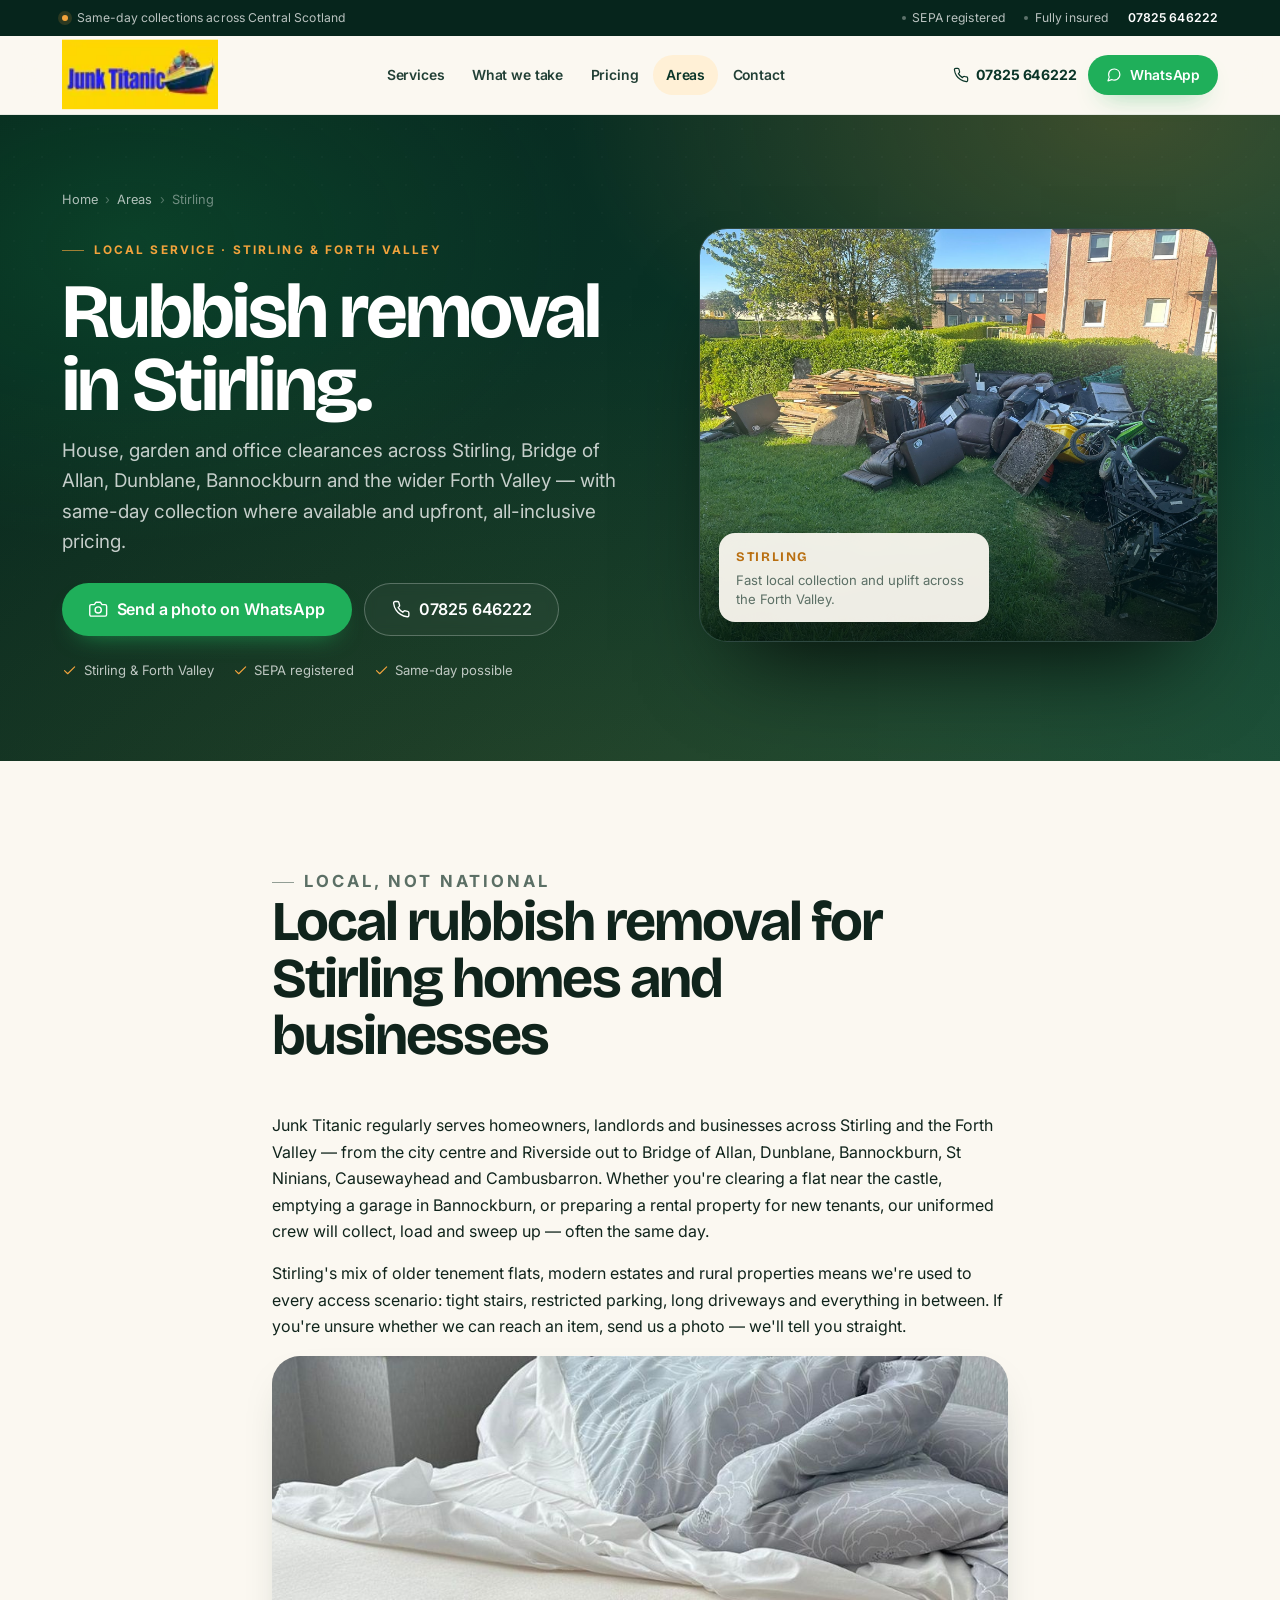
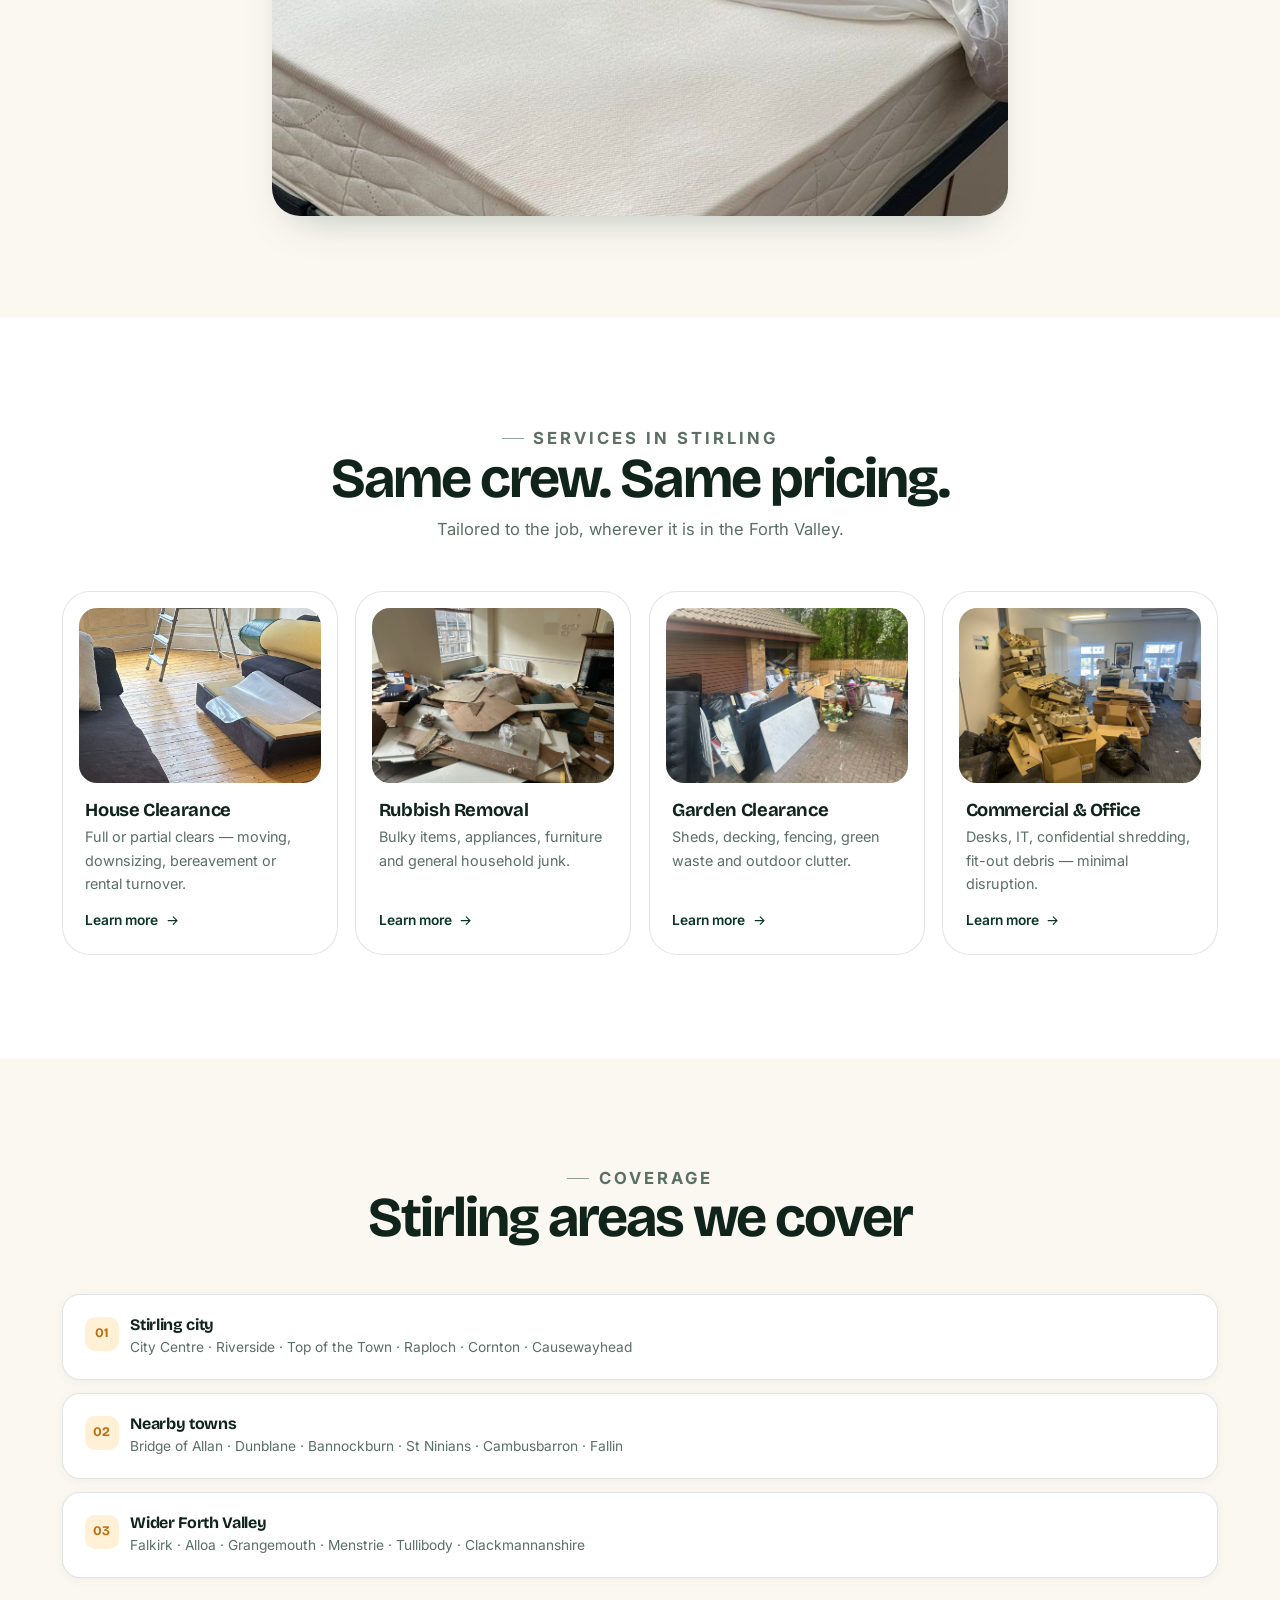
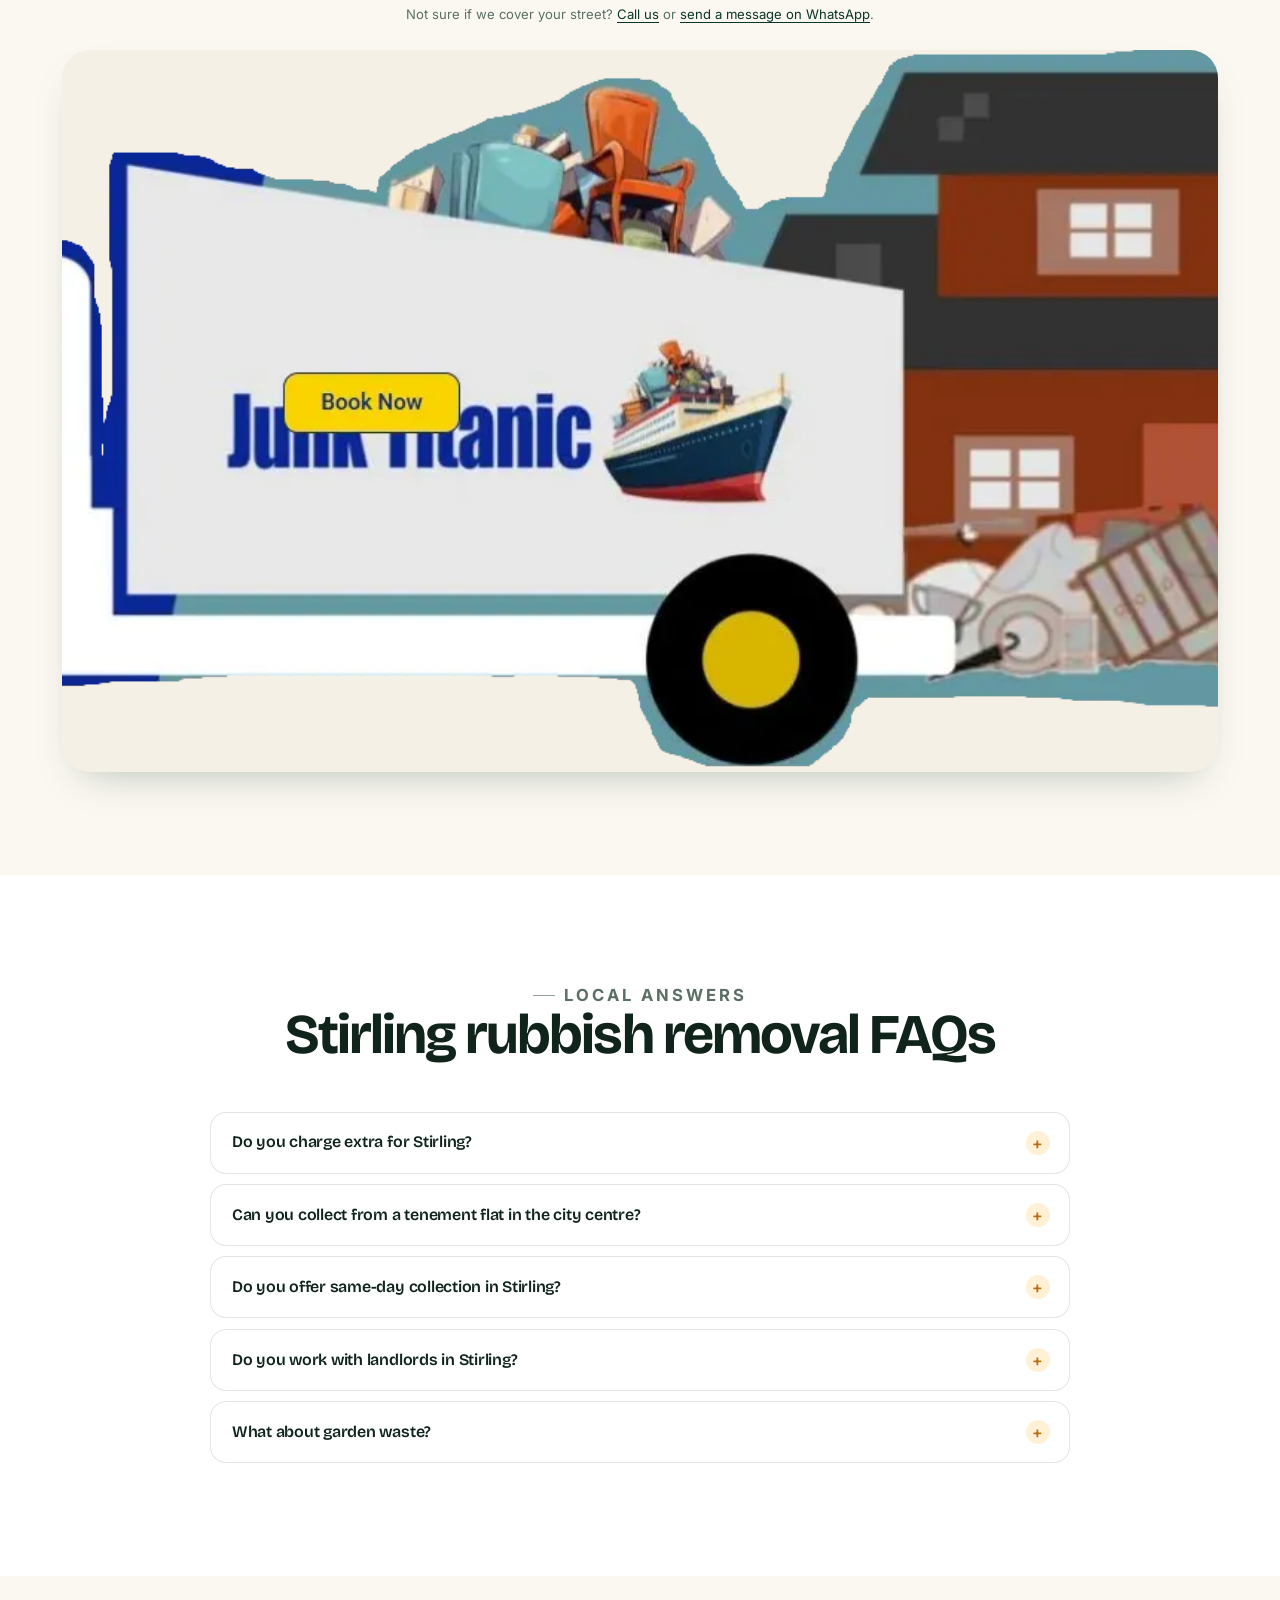
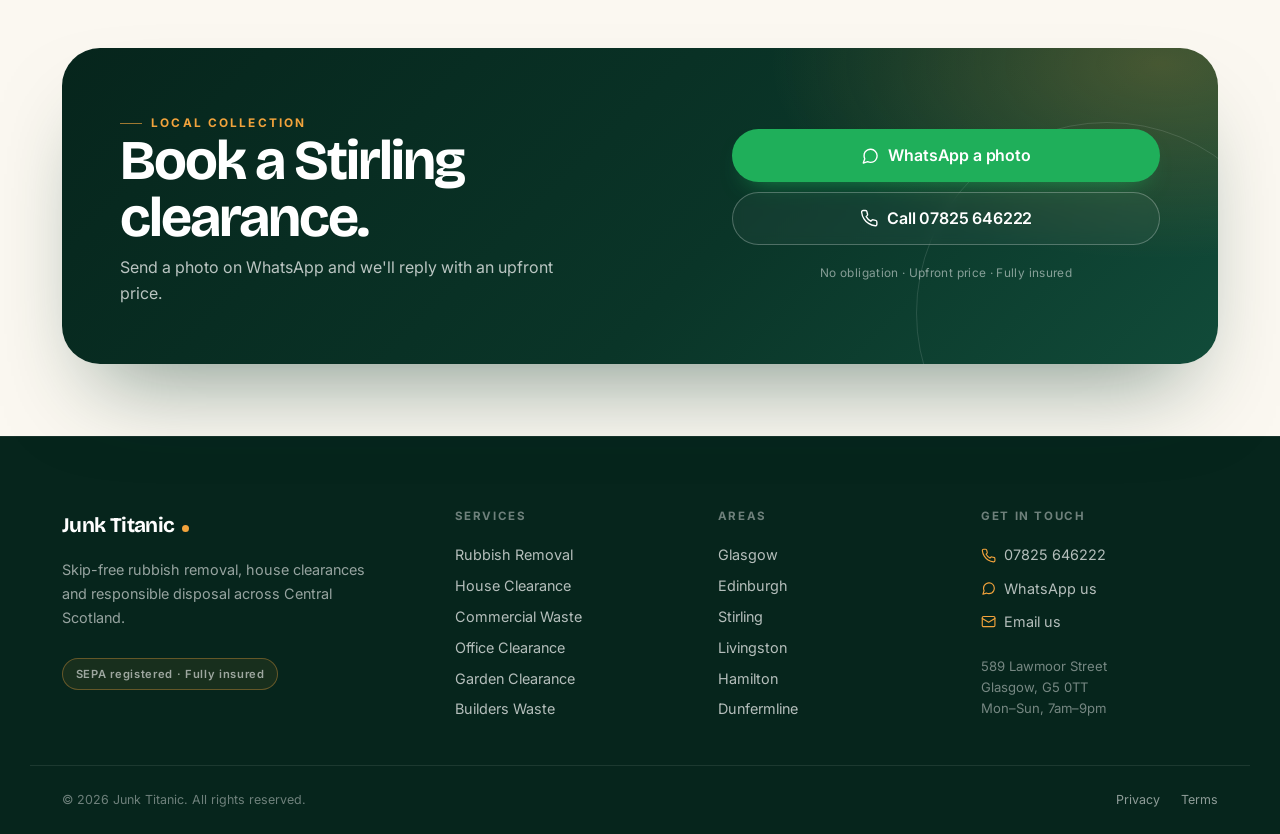
<file: location.html>
<!DOCTYPE html>
<html lang="en-GB">
<head>
  <meta charset="UTF-8" />
  <meta name="viewport" content="width=device-width, initial-scale=1" />
  <title>Rubbish Removal Stirling | House &amp; Garden Clearance | Junk Titanic</title>
  <meta name="description" content="Rubbish removal in Stirling — house, garden and office clearance with same-day service and upfront pricing. SEPA-registered, fully insured. Call 07825 646222." />
  <meta name="theme-color" content="#0a3528" />
  <link rel="icon" href="images/cropped-junktitanic-icon-32x32.png" sizes="32x32" />
  <link rel="preconnect" href="https://fonts.googleapis.com" />
  <link rel="preconnect" href="https://fonts.gstatic.com" crossorigin />
  <link href="https://fonts.googleapis.com/css2?family=Bricolage+Grotesque:opsz,wght@12..96,400..800&family=Instrument+Serif:ital@0;1&family=Inter:wght@400;500;600;700&display=swap" rel="stylesheet" />
  <link rel="stylesheet" href="styles.css" />
  <script>document.documentElement.classList.add('js');</script>
</head>
<body>

  <a class="skip-link" href="#main">Skip to content</a>

  <div class="topbar">
    <div class="container topbar-inner">
      <p><span class="topbar-dot" aria-hidden="true"></span>Same-day collections across Central Scotland</p>
      <div class="topbar-links">
        <span>SEPA registered</span>
        <span>Fully insured</span>
        <a href="tel:07825646222">07825 646222</a>
      </div>
    </div>
  </div>

  <header class="site-header" id="site-header">
    <div class="container header-inner">
      <a href="index.html" class="logo" aria-label="Junk Titanic home">
        <img src="images/Junk-Titanic-Logo.webp" alt="Junk Titanic" />
      </a>
      <nav class="main-nav" aria-label="Primary">
        <ul>
          <li><a href="service.html">Services</a></li>
          <li><a href="service.html#what-we-take">What we take</a></li>
          <li><a href="pricing.html">Pricing</a></li>
          <li><a href="location.html" aria-current="page">Areas</a></li>
          <li><a href="contact.html">Contact</a></li>
        </ul>
      </nav>
      <div class="header-actions">
        <a class="header-phone" href="tel:07825646222">
          <svg class="icon" viewBox="0 0 24 24" aria-hidden="true"><path d="M22 16.92v3a2 2 0 0 1-2.18 2 19.79 19.79 0 0 1-8.63-3.07 19.5 19.5 0 0 1-6-6A19.79 19.79 0 0 1 2.12 4.18 2 2 0 0 1 4.11 2h3a2 2 0 0 1 2 1.72c.13.96.36 1.9.7 2.81a2 2 0 0 1-.45 2.11L8.09 9.91a16 16 0 0 0 6 6l1.27-1.27a2 2 0 0 1 2.11-.45c.91.34 1.85.57 2.81.7A2 2 0 0 1 22 16.92z"/></svg>
          07825 646222
        </a>
        <a class="btn btn-wa" href="https://wa.me/447825646222" target="_blank" rel="noopener">
          <svg class="icon" viewBox="0 0 24 24" aria-hidden="true"><path d="M21 11.5a8.38 8.38 0 0 1-.9 3.8 8.5 8.5 0 0 1-7.6 4.7 8.38 8.38 0 0 1-3.8-.9L3 21l1.9-5.7a8.38 8.38 0 0 1-.9-3.8 8.5 8.5 0 0 1 4.7-7.6 8.38 8.38 0 0 1 3.8-.9h.5a8.48 8.48 0 0 1 8 8z"/></svg>
          WhatsApp
        </a>
        <button class="nav-toggle" type="button" aria-label="Open menu" aria-expanded="false" aria-controls="mobile-nav">
          <span></span><span></span><span></span>
        </button>
      </div>
    </div>
    <nav id="mobile-nav" class="mobile-nav" aria-label="Mobile" hidden>
      <ul>
        <li><a href="service.html">Services <svg class="icon" viewBox="0 0 24 24" aria-hidden="true"><path d="M5 12h14M13 6l6 6-6 6"/></svg></a></li>
        <li><a href="service.html#what-we-take">What we take <svg class="icon" viewBox="0 0 24 24" aria-hidden="true"><path d="M5 12h14M13 6l6 6-6 6"/></svg></a></li>
        <li><a href="pricing.html">Pricing <svg class="icon" viewBox="0 0 24 24" aria-hidden="true"><path d="M5 12h14M13 6l6 6-6 6"/></svg></a></li>
        <li><a href="location.html">Areas we cover <svg class="icon" viewBox="0 0 24 24" aria-hidden="true"><path d="M5 12h14M13 6l6 6-6 6"/></svg></a></li>
        <li><a href="contact.html">Contact &amp; booking <svg class="icon" viewBox="0 0 24 24" aria-hidden="true"><path d="M5 12h14M13 6l6 6-6 6"/></svg></a></li>
      </ul>
      <div class="mobile-nav-cta">
        <a class="btn btn-wa" href="https://wa.me/447825646222" target="_blank" rel="noopener">WhatsApp a photo</a>
        <a class="btn btn-ghost" href="tel:07825646222">Call 07825 646222</a>
      </div>
    </nav>
  </header>

  <main id="main">

    <section class="page-hero">
      <div class="container">
        <div class="page-hero-grid">
          <div class="page-hero-copy" data-reveal>
            <nav class="breadcrumb" aria-label="Breadcrumb">
              <ol>
                <li><a href="index.html">Home</a></li>
                <li><a href="location.html">Areas</a></li>
                <li aria-current="page">Stirling</li>
              </ol>
            </nav>
            <p class="eyebrow">Local service · Stirling &amp; Forth Valley</p>
            <h1>Rubbish removal in Stirling.</h1>
            <p class="lede">House, garden and office clearances across Stirling, Bridge of Allan, Dunblane, Bannockburn and the wider Forth Valley — with same-day collection where available and upfront, all-inclusive pricing.</p>
            <div class="hero-actions">
              <a class="btn btn-wa btn-lg" href="https://wa.me/447825646222?text=Hi%2C%20I%27d%20like%20a%20rubbish%20removal%20quote%20in%20Stirling" target="_blank" rel="noopener">
                <svg class="icon" viewBox="0 0 24 24" aria-hidden="true"><path d="M23 19a2 2 0 0 1-2 2H3a2 2 0 0 1-2-2V8a2 2 0 0 1 2-2h4l2-3h6l2 3h4a2 2 0 0 1 2 2z"/><circle cx="12" cy="13" r="4"/></svg>
                Send a photo on WhatsApp
              </a>
              <a class="btn btn-outline-light btn-lg" href="tel:07825646222">
                <svg class="icon" viewBox="0 0 24 24" aria-hidden="true"><path d="M22 16.92v3a2 2 0 0 1-2.18 2 19.79 19.79 0 0 1-8.63-3.07 19.5 19.5 0 0 1-6-6A19.79 19.79 0 0 1 2.12 4.18 2 2 0 0 1 4.11 2h3a2 2 0 0 1 2 1.72c.13.96.36 1.9.7 2.81a2 2 0 0 1-.45 2.11L8.09 9.91a16 16 0 0 0 6 6l1.27-1.27a2 2 0 0 1 2.11-.45c.91.34 1.85.57 2.81.7A2 2 0 0 1 22 16.92z"/></svg>
                07825 646222
              </a>
            </div>
            <ul class="hero-proof">
              <li><svg class="icon" viewBox="0 0 24 24" aria-hidden="true"><path d="M20 6 9 17l-5-5"/></svg>Stirling &amp; Forth Valley</li>
              <li><svg class="icon" viewBox="0 0 24 24" aria-hidden="true"><path d="M20 6 9 17l-5-5"/></svg>SEPA registered</li>
              <li><svg class="icon" viewBox="0 0 24 24" aria-hidden="true"><path d="M20 6 9 17l-5-5"/></svg>Same-day possible</li>
            </ul>
          </div>

          <div class="hero-media" data-reveal>
            <div class="hero-visual">
              <img src="images/Rubbish-Removal-Stirling-.jpeg" alt="Junk Titanic van covering a Stirling rubbish removal job" />
              <div class="hero-badge">
                <strong>Stirling</strong>
                <span>Fast local collection and uplift across the Forth Valley.</span>
              </div>
            </div>
          </div>
        </div>
      </div>
    </section>

    <section class="section">
      <div class="container narrow">
        <header class="section-head left" data-reveal>
          <p class="eyebrow">Local, not national</p>
          <h2>Local rubbish removal for Stirling homes and businesses</h2>
        </header>
        <p>Junk Titanic regularly serves homeowners, landlords and businesses across Stirling and the Forth Valley — from the city centre and Riverside out to Bridge of Allan, Dunblane, Bannockburn, St Ninians, Causewayhead and Cambusbarron. Whether you're clearing a flat near the castle, emptying a garage in Bannockburn, or preparing a rental property for new tenants, our uniformed crew will collect, load and sweep up — often the same day.</p>

        <p>Stirling's mix of older tenement flats, modern estates and rural properties means we're used to every access scenario: tight stairs, restricted parking, long driveways and everything in between. If you're unsure whether we can reach an item, send us a photo — we'll tell you straight.</p>

        <div class="feature-image" data-reveal>
          <img src="images/House-Clearance-Livingston-r5zukso8vo9f9e9uxvr4cqeyyncye0sw7cvjlycnzk.jpeg" alt="House clearance job in a local property" />
        </div>
      </div>
    </section>

    <section class="section section-alt">
      <div class="container">
        <header class="section-head" data-reveal>
          <p class="eyebrow">Services in Stirling</p>
          <h2>Same crew. Same pricing.</h2>
          <p>Tailored to the job, wherever it is in the Forth Valley.</p>
        </header>
        <div class="cards">
          <a class="card" href="service.html" data-reveal>
            <div class="card-thumb">
              <img src="images/House-Clearance-Glasgow-r45sfz0i3ird0vodp9n7etxuf22kqftqv804ftc7lc.jpg" alt="House clearance in Stirling" />
            </div>
            <h3>House Clearance</h3>
            <p>Full or partial clears — moving, downsizing, bereavement or rental turnover.</p>
            <span class="card-link">Learn more <svg class="icon" viewBox="0 0 24 24" aria-hidden="true"><path d="M5 12h14M13 6l6 6-6 6"/></svg></span>
          </a>
          <a class="card" href="service.html" data-reveal>
            <div class="card-thumb">
              <img src="images/Rubbish-Removal-Livingston-.jpeg" alt="Rubbish removal in the local area" />
            </div>
            <h3>Rubbish Removal</h3>
            <p>Bulky items, appliances, furniture and general household junk.</p>
            <span class="card-link">Learn more <svg class="icon" viewBox="0 0 24 24" aria-hidden="true"><path d="M5 12h14M13 6l6 6-6 6"/></svg></span>
          </a>
          <a class="card" href="service.html" data-reveal>
            <div class="card-thumb">
              <img src="images/Garage-Rubbish-removal.webp" alt="Garden and garage clearance" />
            </div>
            <h3>Garden Clearance</h3>
            <p>Sheds, decking, fencing, green waste and outdoor clutter.</p>
            <span class="card-link">Learn more <svg class="icon" viewBox="0 0 24 24" aria-hidden="true"><path d="M5 12h14M13 6l6 6-6 6"/></svg></span>
          </a>
          <a class="card" href="service.html" data-reveal>
            <div class="card-thumb">
              <img src="images/Office-Clearance-Edinburgh.jpeg" alt="Commercial and office clearance" />
            </div>
            <h3>Commercial &amp; Office</h3>
            <p>Desks, IT, confidential shredding, fit-out debris — minimal disruption.</p>
            <span class="card-link">Learn more <svg class="icon" viewBox="0 0 24 24" aria-hidden="true"><path d="M5 12h14M13 6l6 6-6 6"/></svg></span>
          </a>
        </div>
      </div>
    </section>

    <section class="section">
      <div class="container">
        <header class="section-head" data-reveal>
          <p class="eyebrow">Coverage</p>
          <h2>Stirling areas we cover</h2>
        </header>
        <div class="area-cards" data-reveal>
          <article class="area-card">
            <span class="area-badge">01</span>
            <h3>Stirling city</h3>
            <p>City Centre · Riverside · Top of the Town · Raploch · Cornton · Causewayhead</p>
          </article>
          <article class="area-card">
            <span class="area-badge">02</span>
            <h3>Nearby towns</h3>
            <p>Bridge of Allan · Dunblane · Bannockburn · St Ninians · Cambusbarron · Fallin</p>
          </article>
          <article class="area-card">
            <span class="area-badge">03</span>
            <h3>Wider Forth Valley</h3>
            <p>Falkirk · Alloa · Grangemouth · Menstrie · Tullibody · Clackmannanshire</p>
          </article>
        </div>

        <p class="small-print text-center mt-2">Not sure if we cover your street? <a href="tel:07825646222">Call us</a> or <a href="https://wa.me/447825646222" target="_blank" rel="noopener">send a message on WhatsApp</a>.</p>

        <div class="feature-image mt-2" data-reveal>
          <img src="images/Junk-Titanic-Rubbish-Removal-service-1.webp" alt="Junk Titanic team handling a local property clearance" />
        </div>
      </div>
    </section>

    <section class="section section-alt">
      <div class="container">
        <header class="section-head" data-reveal>
          <p class="eyebrow">Local answers</p>
          <h2>Stirling rubbish removal FAQs</h2>
        </header>
        <div class="faq" data-reveal>
          <details>
            <summary>Do you charge extra for Stirling?</summary>
            <p>No — Stirling is within our standard Central Belt coverage. Pricing is by volume, with a minimum charge for very small loads. Send a photo for an exact quote.</p>
          </details>
          <details>
            <summary>Can you collect from a tenement flat in the city centre?</summary>
            <p>Yes. We routinely clear flats with tight stairs and restricted parking. Send us a photo and mention any access restrictions — we'll plan the crew accordingly.</p>
          </details>
          <details>
            <summary>Do you offer same-day collection in Stirling?</summary>
            <p>Often, yes. Call 07825 646222 and we'll tell you the earliest slot. Same-day is subject to schedule and location.</p>
          </details>
          <details>
            <summary>Do you work with landlords in Stirling?</summary>
            <p>Yes — we regularly help landlords and letting agents clear properties between tenants, including full house clearances and furniture removal. Call us to discuss recurring or short-notice jobs.</p>
          </details>
          <details>
            <summary>What about garden waste?</summary>
            <p>We collect green waste, hedge clippings, fence panels, decking, sheds and old garden furniture. If you have large quantities of soil, rubble or heavy building materials, please call first so we can confirm access and pricing.</p>
          </details>
        </div>
      </div>
    </section>

    <section class="cta-section">
      <div class="container">
        <div class="cta-card" data-reveal>
          <div class="cta-copy">
            <p class="eyebrow light">Local collection</p>
            <h2>Book a Stirling clearance.</h2>
            <p>Send a photo on WhatsApp and we'll reply with an upfront price.</p>
          </div>
          <div class="cta-actions">
            <a class="btn btn-wa btn-lg" href="https://wa.me/447825646222" target="_blank" rel="noopener">
              <svg class="icon" viewBox="0 0 24 24" aria-hidden="true"><path d="M21 11.5a8.38 8.38 0 0 1-.9 3.8 8.5 8.5 0 0 1-7.6 4.7 8.38 8.38 0 0 1-3.8-.9L3 21l1.9-5.7a8.38 8.38 0 0 1-.9-3.8 8.5 8.5 0 0 1 4.7-7.6 8.38 8.38 0 0 1 3.8-.9h.5a8.48 8.48 0 0 1 8 8z"/></svg>
              WhatsApp a photo
            </a>
            <a class="btn btn-outline-light btn-lg" href="tel:07825646222">
              <svg class="icon" viewBox="0 0 24 24" aria-hidden="true"><path d="M22 16.92v3a2 2 0 0 1-2.18 2 19.79 19.79 0 0 1-8.63-3.07 19.5 19.5 0 0 1-6-6A19.79 19.79 0 0 1 2.12 4.18 2 2 0 0 1 4.11 2h3a2 2 0 0 1 2 1.72c.13.96.36 1.9.7 2.81a2 2 0 0 1-.45 2.11L8.09 9.91a16 16 0 0 0 6 6l1.27-1.27a2 2 0 0 1 2.11-.45c.91.34 1.85.57 2.81.7A2 2 0 0 1 22 16.92z"/></svg>
              Call 07825 646222
            </a>
            <p class="cta-note">No obligation · Upfront price · Fully insured</p>
          </div>
        </div>
      </div>
    </section>

  </main>

  <footer class="site-footer">
    <div class="container footer-grid">
      <div class="footer-brand">
        <a class="footer-logo" href="index.html">Junk Titanic</a>
        <p>Skip-free rubbish removal, house clearances and responsible disposal across Central Scotland.</p>
        <p class="footer-badge">SEPA registered · Fully insured</p>
      </div>
      <div class="footer-col">
        <h4>Services</h4>
        <ul>
          <li><a href="service.html">Rubbish Removal</a></li>
          <li><a href="service.html">House Clearance</a></li>
          <li><a href="service.html">Commercial Waste</a></li>
          <li><a href="service.html">Office Clearance</a></li>
          <li><a href="service.html">Garden Clearance</a></li>
          <li><a href="service.html">Builders Waste</a></li>
        </ul>
      </div>
      <div class="footer-col">
        <h4>Areas</h4>
        <ul>
          <li><a href="location.html">Glasgow</a></li>
          <li><a href="location.html">Edinburgh</a></li>
          <li><a href="location.html">Stirling</a></li>
          <li><a href="location.html">Livingston</a></li>
          <li><a href="location.html">Hamilton</a></li>
          <li><a href="location.html">Dunfermline</a></li>
        </ul>
      </div>
      <div class="footer-col footer-contact">
        <h4>Get in touch</h4>
        <ul>
          <li><a href="tel:07825646222"><svg class="icon" viewBox="0 0 24 24" aria-hidden="true"><path d="M22 16.92v3a2 2 0 0 1-2.18 2 19.79 19.79 0 0 1-8.63-3.07 19.5 19.5 0 0 1-6-6A19.79 19.79 0 0 1 2.12 4.18 2 2 0 0 1 4.11 2h3a2 2 0 0 1 2 1.72c.13.96.36 1.9.7 2.81a2 2 0 0 1-.45 2.11L8.09 9.91a16 16 0 0 0 6 6l1.27-1.27a2 2 0 0 1 2.11-.45c.91.34 1.85.57 2.81.7A2 2 0 0 1 22 16.92z"/></svg>07825 646222</a></li>
          <li><a href="https://wa.me/447825646222" target="_blank" rel="noopener"><svg class="icon" viewBox="0 0 24 24" aria-hidden="true"><path d="M21 11.5a8.38 8.38 0 0 1-.9 3.8 8.5 8.5 0 0 1-7.6 4.7 8.38 8.38 0 0 1-3.8-.9L3 21l1.9-5.7a8.38 8.38 0 0 1-.9-3.8 8.5 8.5 0 0 1 4.7-7.6 8.38 8.38 0 0 1 3.8-.9h.5a8.48 8.48 0 0 1 8 8z"/></svg>WhatsApp us</a></li>
          <li><a href="mailto:info@junktitanic.co.uk"><svg class="icon" viewBox="0 0 24 24" aria-hidden="true"><rect x="2" y="4" width="20" height="16" rx="2"/><path d="m22 7-10 6L2 7"/></svg>Email us</a></li>
        </ul>
        <p class="footer-addr">589 Lawmoor Street<br />Glasgow, G5 0TT<br />Mon–Sun, 7am–9pm</p>
      </div>
    </div>
    <div class="container footer-bottom">
      <p>© 2026 Junk Titanic. All rights reserved.</p>
      <ul>
        <li><a href="contact.html">Privacy</a></li>
        <li><a href="index.html">Terms</a></li>
      </ul>
    </div>
  </footer>

  <div class="call-bar" aria-label="Quick contact">
    <a class="call-bar-call" href="tel:07825646222">
      <svg class="icon" viewBox="0 0 24 24" aria-hidden="true"><path d="M22 16.92v3a2 2 0 0 1-2.18 2 19.79 19.79 0 0 1-8.63-3.07 19.5 19.5 0 0 1-6-6A19.79 19.79 0 0 1 2.12 4.18 2 2 0 0 1 4.11 2h3a2 2 0 0 1 2 1.72c.13.96.36 1.9.7 2.81a2 2 0 0 1-.45 2.11L8.09 9.91a16 16 0 0 0 6 6l1.27-1.27a2 2 0 0 1 2.11-.45c.91.34 1.85.57 2.81.7A2 2 0 0 1 22 16.92z"/></svg>
      Call
    </a>
    <a class="call-bar-wa" href="https://wa.me/447825646222" target="_blank" rel="noopener">
      <svg class="icon" viewBox="0 0 24 24" aria-hidden="true"><path d="M21 11.5a8.38 8.38 0 0 1-.9 3.8 8.5 8.5 0 0 1-7.6 4.7 8.38 8.38 0 0 1-3.8-.9L3 21l1.9-5.7a8.38 8.38 0 0 1-.9-3.8 8.5 8.5 0 0 1 4.7-7.6 8.38 8.38 0 0 1 3.8-.9h.5a8.48 8.48 0 0 1 8 8z"/></svg>
      WhatsApp
    </a>
  </div>

  <script src="script.js" defer></script>
</body>
</html>
</file>
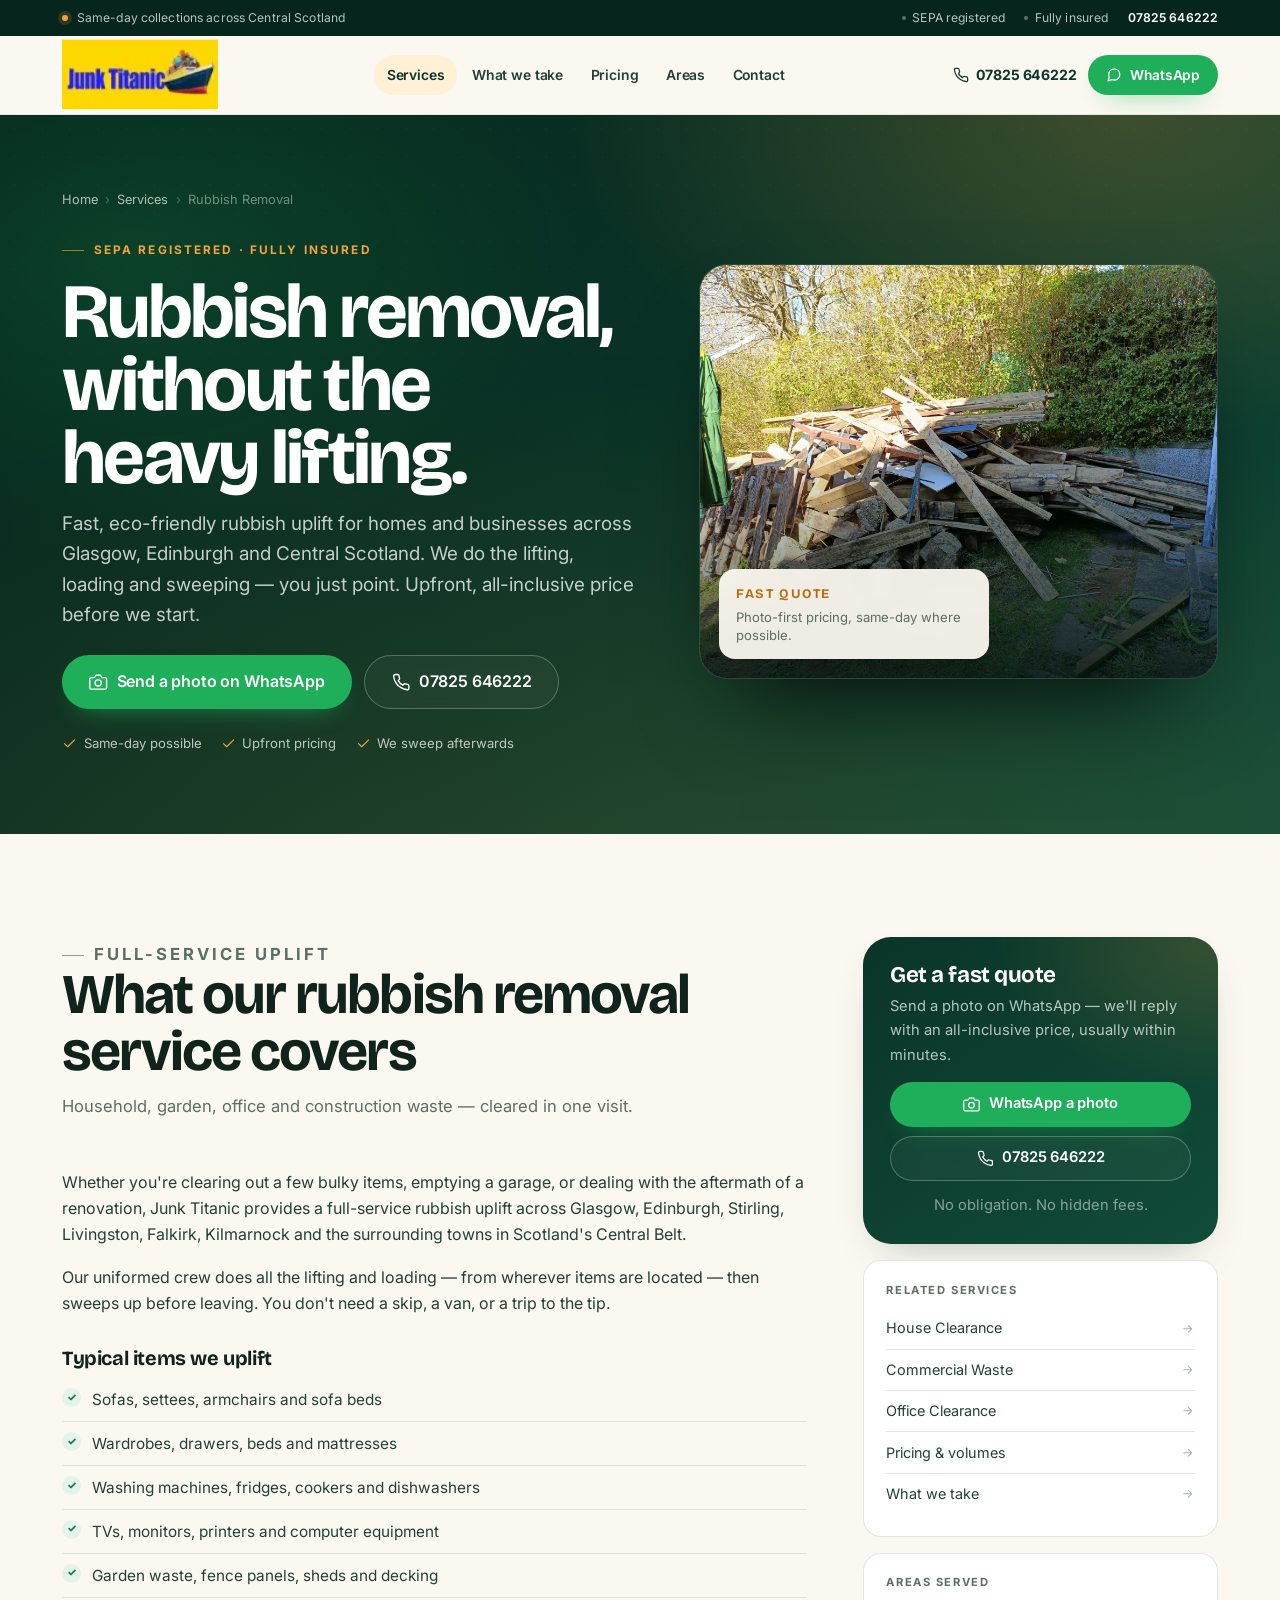
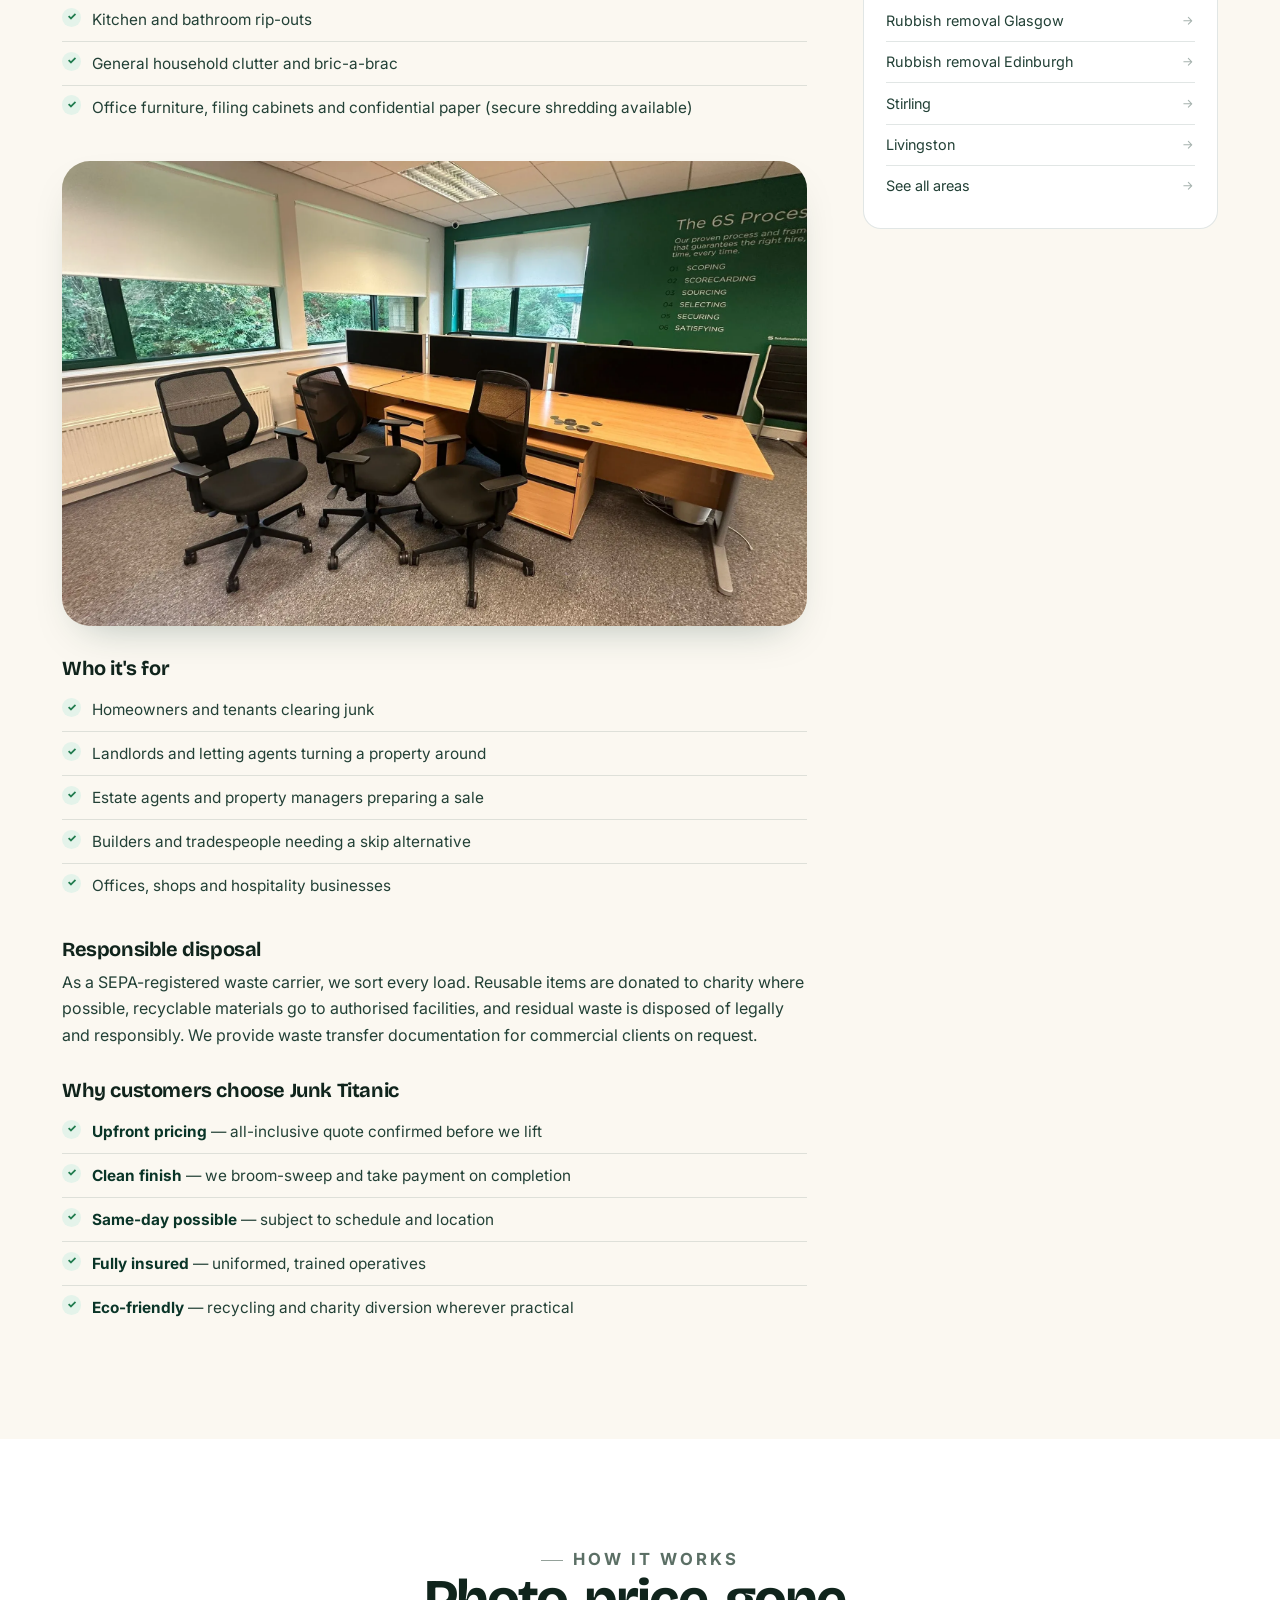
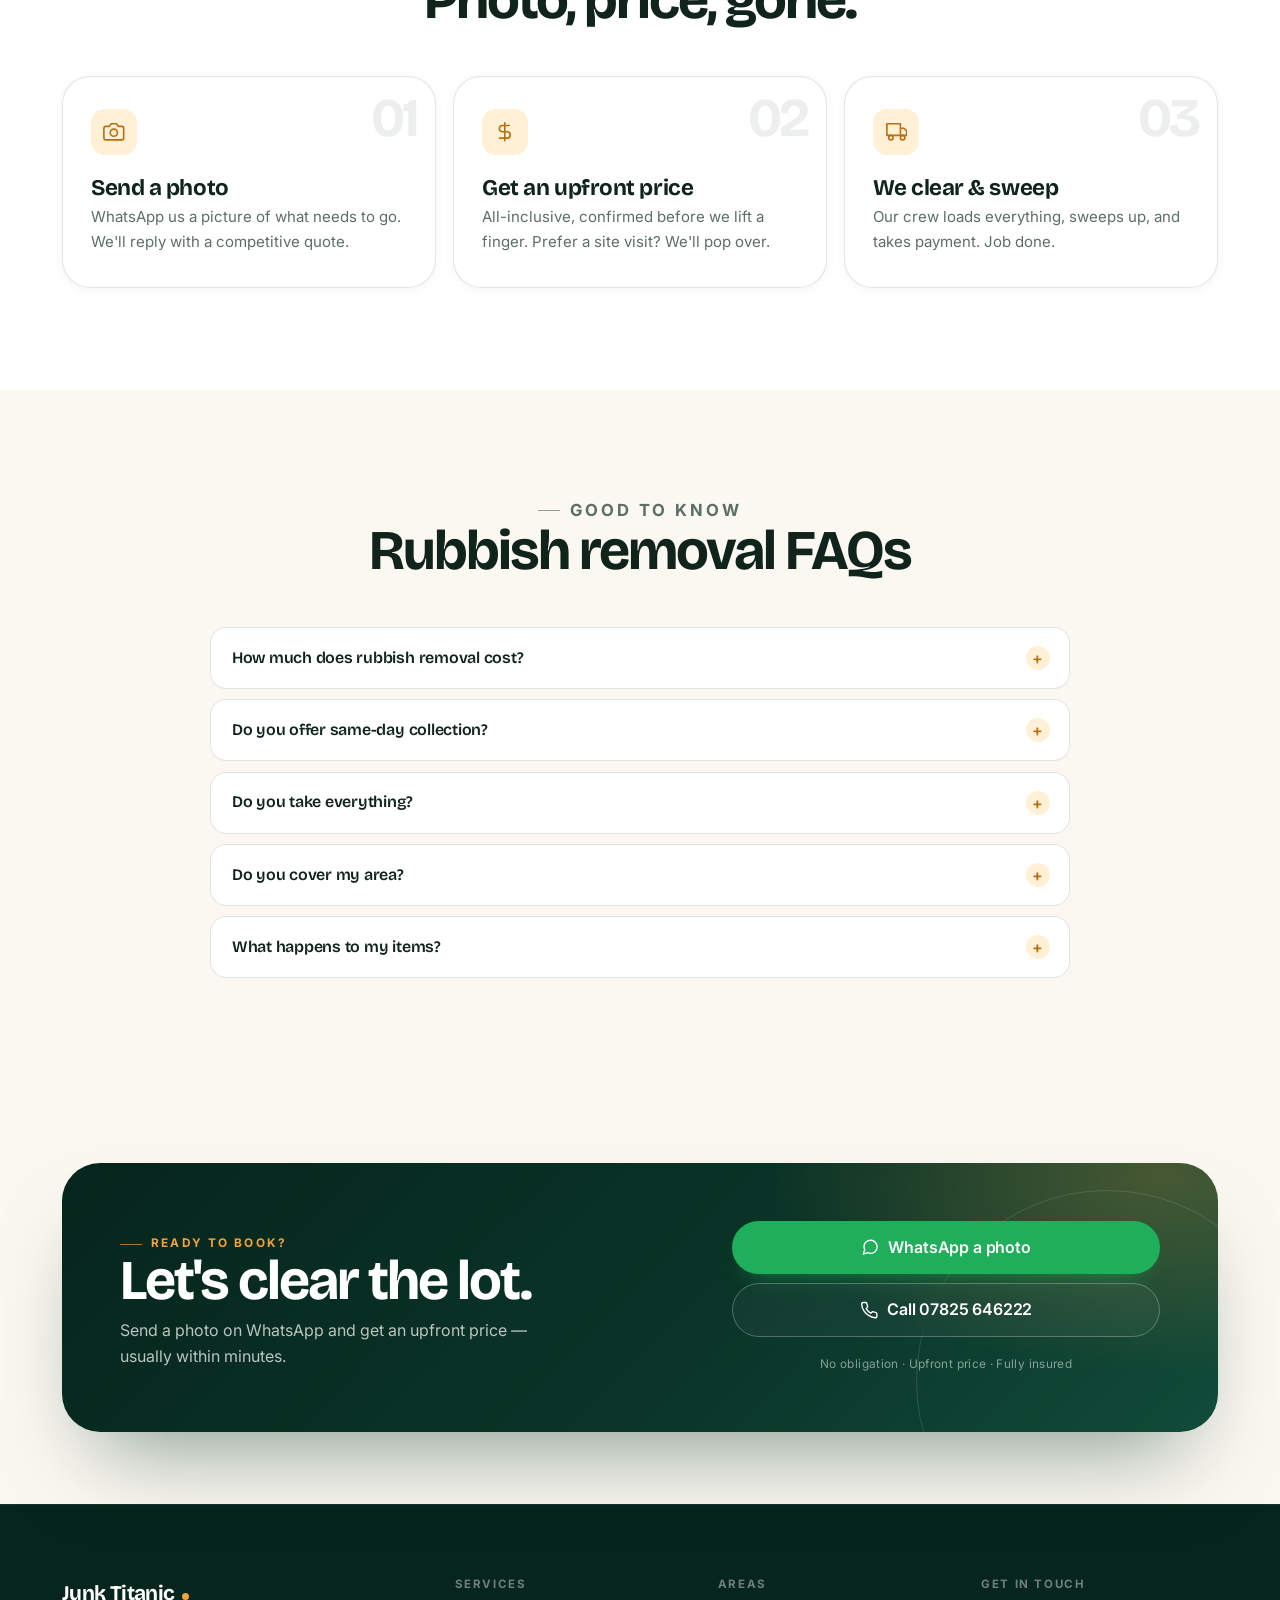
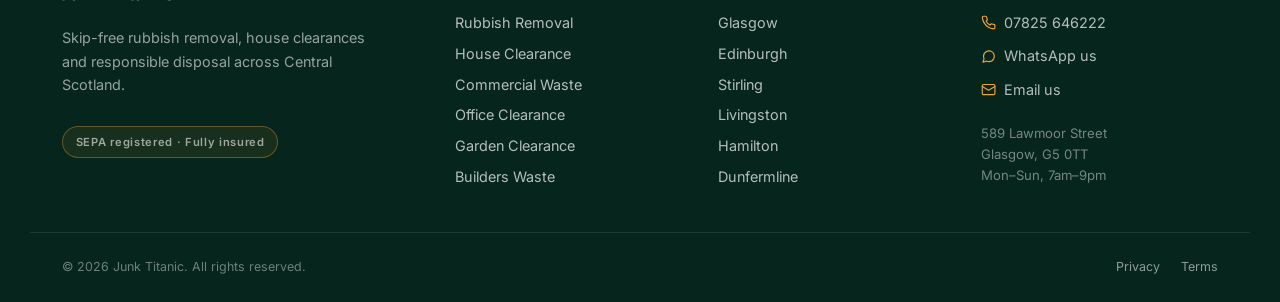
<file: our-offers.html>
<!DOCTYPE html>
<html lang="en-GB">
<head>
  <meta charset="UTF-8" />
  <meta name="viewport" content="width=device-width, initial-scale=1" />
  <title>Rubbish Removal | Junk Titanic</title>
  <meta name="description" content="Professional rubbish removal across Central Scotland. SEPA-registered, fully insured, upfront pricing. Send a photo on WhatsApp for a fast quote." />
  <meta name="theme-color" content="#0a3528" />
  <link rel="icon" href="images/cropped-junktitanic-icon-32x32.png" sizes="32x32" />
  <link rel="preconnect" href="https://fonts.googleapis.com" />
  <link rel="preconnect" href="https://fonts.gstatic.com" crossorigin />
  <link href="https://fonts.googleapis.com/css2?family=Bricolage+Grotesque:opsz,wght@12..96,400..800&family=Instrument+Serif:ital@0;1&family=Inter:wght@400;500;600;700&display=swap" rel="stylesheet" />
  <link rel="stylesheet" href="styles.css" />
  <script>document.documentElement.classList.add('js');</script>
</head>
<body>

  <a class="skip-link" href="#main">Skip to content</a>

  <div class="topbar">
    <div class="container topbar-inner">
      <p><span class="topbar-dot" aria-hidden="true"></span>Same-day collections across Central Scotland</p>
      <div class="topbar-links">
        <span>SEPA registered</span>
        <span>Fully insured</span>
        <a href="tel:07825646222">07825 646222</a>
      </div>
    </div>
  </div>

  <header class="site-header" id="site-header">
    <div class="container header-inner">
      <a href="index.html" class="logo" aria-label="Junk Titanic home">
        <img src="images/Junk-Titanic-Logo.webp" alt="Junk Titanic" />
      </a>
      <nav class="main-nav" aria-label="Primary">
        <ul>
          <li><a href="service.html" aria-current="page">Services</a></li>
          <li><a href="service.html#what-we-take">What we take</a></li>
          <li><a href="pricing.html">Pricing</a></li>
          <li><a href="location.html">Areas</a></li>
          <li><a href="contact.html">Contact</a></li>
        </ul>
      </nav>
      <div class="header-actions">
        <a class="header-phone" href="tel:07825646222">
          <svg class="icon" viewBox="0 0 24 24" aria-hidden="true"><path d="M22 16.92v3a2 2 0 0 1-2.18 2 19.79 19.79 0 0 1-8.63-3.07 19.5 19.5 0 0 1-6-6A19.79 19.79 0 0 1 2.12 4.18 2 2 0 0 1 4.11 2h3a2 2 0 0 1 2 1.72c.13.96.36 1.9.7 2.81a2 2 0 0 1-.45 2.11L8.09 9.91a16 16 0 0 0 6 6l1.27-1.27a2 2 0 0 1 2.11-.45c.91.34 1.85.57 2.81.7A2 2 0 0 1 22 16.92z"/></svg>
          07825 646222
        </a>
        <a class="btn btn-wa" href="https://wa.me/447825646222" target="_blank" rel="noopener">
          <svg class="icon" viewBox="0 0 24 24" aria-hidden="true"><path d="M21 11.5a8.38 8.38 0 0 1-.9 3.8 8.5 8.5 0 0 1-7.6 4.7 8.38 8.38 0 0 1-3.8-.9L3 21l1.9-5.7a8.38 8.38 0 0 1-.9-3.8 8.5 8.5 0 0 1 4.7-7.6 8.38 8.38 0 0 1 3.8-.9h.5a8.48 8.48 0 0 1 8 8z"/></svg>
          WhatsApp
        </a>
        <button class="nav-toggle" type="button" aria-label="Open menu" aria-expanded="false" aria-controls="mobile-nav">
          <span></span><span></span><span></span>
        </button>
      </div>
    </div>
    <nav id="mobile-nav" class="mobile-nav" aria-label="Mobile" hidden>
      <ul>
        <li><a href="service.html">Services <svg class="icon" viewBox="0 0 24 24" aria-hidden="true"><path d="M5 12h14M13 6l6 6-6 6"/></svg></a></li>
        <li><a href="service.html#what-we-take">What we take <svg class="icon" viewBox="0 0 24 24" aria-hidden="true"><path d="M5 12h14M13 6l6 6-6 6"/></svg></a></li>
        <li><a href="pricing.html">Pricing <svg class="icon" viewBox="0 0 24 24" aria-hidden="true"><path d="M5 12h14M13 6l6 6-6 6"/></svg></a></li>
        <li><a href="location.html">Areas we cover <svg class="icon" viewBox="0 0 24 24" aria-hidden="true"><path d="M5 12h14M13 6l6 6-6 6"/></svg></a></li>
        <li><a href="contact.html">Contact &amp; booking <svg class="icon" viewBox="0 0 24 24" aria-hidden="true"><path d="M5 12h14M13 6l6 6-6 6"/></svg></a></li>
      </ul>
      <div class="mobile-nav-cta">
        <a class="btn btn-wa" href="https://wa.me/447825646222" target="_blank" rel="noopener">WhatsApp a photo</a>
        <a class="btn btn-ghost" href="tel:07825646222">Call 07825 646222</a>
      </div>
    </nav>
  </header>

  <main id="main">

    <section class="page-hero">
      <div class="container">
        <div class="page-hero-grid">
          <div class="page-hero-copy" data-reveal>
            <nav class="breadcrumb" aria-label="Breadcrumb">
              <ol>
                <li><a href="index.html">Home</a></li>
                <li><a href="service.html">Services</a></li>
                <li aria-current="page">Rubbish Removal</li>
              </ol>
            </nav>
            <p class="eyebrow">SEPA registered · Fully insured</p>
            <h1>Rubbish removal, without the heavy lifting.</h1>
            <p class="lede">Fast, eco-friendly rubbish uplift for homes and businesses across Glasgow, Edinburgh and Central Scotland. We do the lifting, loading and sweeping — you just point. Upfront, all-inclusive price before we start.</p>
            <div class="hero-actions">
              <a class="btn btn-wa btn-lg" href="https://wa.me/447825646222?text=Hi%2C%20I%27d%20like%20a%20rubbish%20removal%20quote" target="_blank" rel="noopener">
                <svg class="icon" viewBox="0 0 24 24" aria-hidden="true"><path d="M23 19a2 2 0 0 1-2 2H3a2 2 0 0 1-2-2V8a2 2 0 0 1 2-2h4l2-3h6l2 3h4a2 2 0 0 1 2 2z"/><circle cx="12" cy="13" r="4"/></svg>
                Send a photo on WhatsApp
              </a>
              <a class="btn btn-outline-light btn-lg" href="tel:07825646222">
                <svg class="icon" viewBox="0 0 24 24" aria-hidden="true"><path d="M22 16.92v3a2 2 0 0 1-2.18 2 19.79 19.79 0 0 1-8.63-3.07 19.5 19.5 0 0 1-6-6A19.79 19.79 0 0 1 2.12 4.18 2 2 0 0 1 4.11 2h3a2 2 0 0 1 2 1.72c.13.96.36 1.9.7 2.81a2 2 0 0 1-.45 2.11L8.09 9.91a16 16 0 0 0 6 6l1.27-1.27a2 2 0 0 1 2.11-.45c.91.34 1.85.57 2.81.7A2 2 0 0 1 22 16.92z"/></svg>
                07825 646222
              </a>
            </div>
            <ul class="hero-proof">
              <li><svg class="icon" viewBox="0 0 24 24" aria-hidden="true"><path d="M20 6 9 17l-5-5"/></svg>Same-day possible</li>
              <li><svg class="icon" viewBox="0 0 24 24" aria-hidden="true"><path d="M20 6 9 17l-5-5"/></svg>Upfront pricing</li>
              <li><svg class="icon" viewBox="0 0 24 24" aria-hidden="true"><path d="M20 6 9 17l-5-5"/></svg>We sweep afterwards</li>
            </ul>
          </div>

          <div class="hero-media" data-reveal>
            <div class="hero-visual">
              <img src="images/rubbish-removal-Junk-Titanic-2.jpeg" alt="Junk Titanic crew removing household rubbish" />
              <div class="hero-badge">
                <strong>Fast quote</strong>
                <span>Photo-first pricing, same-day where possible.</span>
              </div>
            </div>
          </div>
        </div>
      </div>
    </section>

    <section class="section">
      <div class="container service-layout">
        <article class="service-main">
          <header class="section-head left" data-reveal>
            <p class="eyebrow">Full-service uplift</p>
            <h2>What our rubbish removal service covers</h2>
            <p>Household, garden, office and construction waste — cleared in one visit.</p>
          </header>

          <p>Whether you're clearing out a few bulky items, emptying a garage, or dealing with the aftermath of a renovation, Junk Titanic provides a full-service rubbish uplift across Glasgow, Edinburgh, Stirling, Livingston, Falkirk, Kilmarnock and the surrounding towns in Scotland's Central Belt.</p>

          <p>Our uniformed crew does all the lifting and loading — from wherever items are located — then sweeps up before leaving. You don't need a skip, a van, or a trip to the tip.</p>

          <h3 id="what-we-take">Typical items we uplift</h3>
          <ul class="check-list">
            <li>Sofas, settees, armchairs and sofa beds</li>
            <li>Wardrobes, drawers, beds and mattresses</li>
            <li>Washing machines, fridges, cookers and dishwashers</li>
            <li>TVs, monitors, printers and computer equipment</li>
            <li>Garden waste, fence panels, sheds and decking</li>
            <li>Kitchen and bathroom rip-outs</li>
            <li>General household clutter and bric-a-brac</li>
            <li>Office furniture, filing cabinets and confidential paper (secure shredding available)</li>
          </ul>

          <div class="feature-image" data-reveal>
            <img src="images/Furniture-Removal-Junk-Titanic.webp" alt="Bulky furniture and white goods prepared for collection" />
          </div>

          <h3>Who it's for</h3>
          <ul class="check-list">
            <li>Homeowners and tenants clearing junk</li>
            <li>Landlords and letting agents turning a property around</li>
            <li>Estate agents and property managers preparing a sale</li>
            <li>Builders and tradespeople needing a skip alternative</li>
            <li>Offices, shops and hospitality businesses</li>
          </ul>

          <h3>Responsible disposal</h3>
          <p>As a SEPA-registered waste carrier, we sort every load. Reusable items are donated to charity where possible, recyclable materials go to authorised facilities, and residual waste is disposed of legally and responsibly. We provide waste transfer documentation for commercial clients on request.</p>

          <h3>Why customers choose Junk Titanic</h3>
          <ul class="check-list">
            <li><strong>Upfront pricing</strong> — all-inclusive quote confirmed before we lift</li>
            <li><strong>Clean finish</strong> — we broom-sweep and take payment on completion</li>
            <li><strong>Same-day possible</strong> — subject to schedule and location</li>
            <li><strong>Fully insured</strong> — uniformed, trained operatives</li>
            <li><strong>Eco-friendly</strong> — recycling and charity diversion wherever practical</li>
          </ul>
        </article>

        <aside class="service-aside" aria-label="Quick quote">
          <div class="quote-card">
            <h3>Get a fast quote</h3>
            <p>Send a photo on WhatsApp — we'll reply with an all-inclusive price, usually within minutes.</p>
            <a class="btn btn-wa btn-block" href="https://wa.me/447825646222" target="_blank" rel="noopener">
              <svg class="icon" viewBox="0 0 24 24" aria-hidden="true"><path d="M23 19a2 2 0 0 1-2 2H3a2 2 0 0 1-2-2V8a2 2 0 0 1 2-2h4l2-3h6l2 3h4a2 2 0 0 1 2 2z"/><circle cx="12" cy="13" r="4"/></svg>
              WhatsApp a photo
            </a>
            <a class="btn btn-outline-light btn-block" href="tel:07825646222">
              <svg class="icon" viewBox="0 0 24 24" aria-hidden="true"><path d="M22 16.92v3a2 2 0 0 1-2.18 2 19.79 19.79 0 0 1-8.63-3.07 19.5 19.5 0 0 1-6-6A19.79 19.79 0 0 1 2.12 4.18 2 2 0 0 1 4.11 2h3a2 2 0 0 1 2 1.72c.13.96.36 1.9.7 2.81a2 2 0 0 1-.45 2.11L8.09 9.91a16 16 0 0 0 6 6l1.27-1.27a2 2 0 0 1 2.11-.45c.91.34 1.85.57 2.81.7A2 2 0 0 1 22 16.92z"/></svg>
              07825 646222
            </a>
            <p class="small-print">No obligation. No hidden fees.</p>
          </div>

          <div class="aside-block">
            <h4>Related services</h4>
            <ul class="link-list">
              <li><a href="service.html">House Clearance <svg class="icon" viewBox="0 0 24 24" aria-hidden="true"><path d="M5 12h14M13 6l6 6-6 6"/></svg></a></li>
              <li><a href="service.html">Commercial Waste <svg class="icon" viewBox="0 0 24 24" aria-hidden="true"><path d="M5 12h14M13 6l6 6-6 6"/></svg></a></li>
              <li><a href="service.html">Office Clearance <svg class="icon" viewBox="0 0 24 24" aria-hidden="true"><path d="M5 12h14M13 6l6 6-6 6"/></svg></a></li>
              <li><a href="pricing.html">Pricing &amp; volumes <svg class="icon" viewBox="0 0 24 24" aria-hidden="true"><path d="M5 12h14M13 6l6 6-6 6"/></svg></a></li>
              <li><a href="service.html#what-we-take">What we take <svg class="icon" viewBox="0 0 24 24" aria-hidden="true"><path d="M5 12h14M13 6l6 6-6 6"/></svg></a></li>
            </ul>
          </div>

          <div class="aside-block">
            <h4>Areas served</h4>
            <ul class="link-list">
              <li><a href="location.html">Rubbish removal Glasgow <svg class="icon" viewBox="0 0 24 24" aria-hidden="true"><path d="M5 12h14M13 6l6 6-6 6"/></svg></a></li>
              <li><a href="location.html">Rubbish removal Edinburgh <svg class="icon" viewBox="0 0 24 24" aria-hidden="true"><path d="M5 12h14M13 6l6 6-6 6"/></svg></a></li>
              <li><a href="location.html">Stirling <svg class="icon" viewBox="0 0 24 24" aria-hidden="true"><path d="M5 12h14M13 6l6 6-6 6"/></svg></a></li>
              <li><a href="location.html">Livingston <svg class="icon" viewBox="0 0 24 24" aria-hidden="true"><path d="M5 12h14M13 6l6 6-6 6"/></svg></a></li>
              <li><a href="location.html">See all areas <svg class="icon" viewBox="0 0 24 24" aria-hidden="true"><path d="M5 12h14M13 6l6 6-6 6"/></svg></a></li>
            </ul>
          </div>
        </aside>
      </div>
    </section>

    <section class="section section-alt">
      <div class="container">
        <header class="section-head" data-reveal>
          <p class="eyebrow">How it works</p>
          <h2>Photo, price, gone.</h2>
        </header>
        <ol class="steps">
          <li data-reveal>
            <span class="step-num" aria-hidden="true">01</span>
            <span class="step-icon">
              <svg class="icon" viewBox="0 0 24 24" aria-hidden="true"><path d="M23 19a2 2 0 0 1-2 2H3a2 2 0 0 1-2-2V8a2 2 0 0 1 2-2h4l2-3h6l2 3h4a2 2 0 0 1 2 2z"/><circle cx="12" cy="13" r="4"/></svg>
            </span>
            <h3>Send a photo</h3>
            <p>WhatsApp us a picture of what needs to go. We'll reply with a competitive quote.</p>
          </li>
          <li data-reveal>
            <span class="step-num" aria-hidden="true">02</span>
            <span class="step-icon">
              <svg class="icon" viewBox="0 0 24 24" aria-hidden="true"><path d="M12 2v20M17 5H9.5a3.5 3.5 0 0 0 0 7h5a3.5 3.5 0 0 1 0 7H6"/></svg>
            </span>
            <h3>Get an upfront price</h3>
            <p>All-inclusive, confirmed before we lift a finger. Prefer a site visit? We'll pop over.</p>
          </li>
          <li data-reveal>
            <span class="step-num" aria-hidden="true">03</span>
            <span class="step-icon">
              <svg class="icon" viewBox="0 0 24 24" aria-hidden="true"><path d="M1 3h15v13H1zM16 8h4l3 3v5h-7V8z"/><circle cx="5.5" cy="18.5" r="2.5"/><circle cx="18.5" cy="18.5" r="2.5"/></svg>
            </span>
            <h3>We clear &amp; sweep</h3>
            <p>Our crew loads everything, sweeps up, and takes payment. Job done.</p>
          </li>
        </ol>
      </div>
    </section>

    <section class="section">
      <div class="container">
        <header class="section-head" data-reveal>
          <p class="eyebrow">Good to know</p>
          <h2>Rubbish removal FAQs</h2>
        </header>
        <div class="faq" data-reveal>
          <details>
            <summary>How much does rubbish removal cost?</summary>
            <p>We charge by volume — how much space your items take up in the truck. There's a minimum charge for very small loads. Send a photo for an exact, all-inclusive quote before you book. See our <a href="pricing.html">pricing page</a> for volume examples.</p>
          </details>
          <details>
            <summary>Do you offer same-day collection?</summary>
            <p>Often, yes — depending on schedule and location. Call 07825 646222 and we'll tell you the earliest available slot.</p>
          </details>
          <details>
            <summary>Do you take everything?</summary>
            <p>Almost everything non-hazardous. We cannot accept chemicals, asbestos, oil drums, storage tanks or other hazardous waste. If in doubt, call us — our team will advise on safe disposal routes.</p>
          </details>
          <details>
            <summary>Do you cover my area?</summary>
            <p>We cover Glasgow, Edinburgh, Stirling, Livingston, Falkirk, Kilmarnock, Dunfermline, Dumbarton, Hamilton, Motherwell and the wider Central Belt. See our <a href="location.html">areas page</a> or call us to confirm.</p>
          </details>
          <details>
            <summary>What happens to my items?</summary>
            <p>We sort every load. Reusable items are donated to charity where possible, recyclable materials go to authorised facilities, and residual waste is disposed of responsibly. We aim to divert as much as possible from landfill.</p>
          </details>
        </div>
      </div>
    </section>

    <section class="cta-section">
      <div class="container">
        <div class="cta-card" data-reveal>
          <div class="cta-copy">
            <p class="eyebrow light">Ready to book?</p>
            <h2>Let's clear the lot.</h2>
            <p>Send a photo on WhatsApp and get an upfront price — usually within minutes.</p>
          </div>
          <div class="cta-actions">
            <a class="btn btn-wa btn-lg" href="https://wa.me/447825646222" target="_blank" rel="noopener">
              <svg class="icon" viewBox="0 0 24 24" aria-hidden="true"><path d="M21 11.5a8.38 8.38 0 0 1-.9 3.8 8.5 8.5 0 0 1-7.6 4.7 8.38 8.38 0 0 1-3.8-.9L3 21l1.9-5.7a8.38 8.38 0 0 1-.9-3.8 8.5 8.5 0 0 1 4.7-7.6 8.38 8.38 0 0 1 3.8-.9h.5a8.48 8.48 0 0 1 8 8z"/></svg>
              WhatsApp a photo
            </a>
            <a class="btn btn-outline-light btn-lg" href="tel:07825646222">
              <svg class="icon" viewBox="0 0 24 24" aria-hidden="true"><path d="M22 16.92v3a2 2 0 0 1-2.18 2 19.79 19.79 0 0 1-8.63-3.07 19.5 19.5 0 0 1-6-6A19.79 19.79 0 0 1 2.12 4.18 2 2 0 0 1 4.11 2h3a2 2 0 0 1 2 1.72c.13.96.36 1.9.7 2.81a2 2 0 0 1-.45 2.11L8.09 9.91a16 16 0 0 0 6 6l1.27-1.27a2 2 0 0 1 2.11-.45c.91.34 1.85.57 2.81.7A2 2 0 0 1 22 16.92z"/></svg>
              Call 07825 646222
            </a>
            <p class="cta-note">No obligation · Upfront price · Fully insured</p>
          </div>
        </div>
      </div>
    </section>

  </main>

  <footer class="site-footer">
    <div class="container footer-grid">
      <div class="footer-brand">
        <a class="footer-logo" href="index.html">Junk Titanic</a>
        <p>Skip-free rubbish removal, house clearances and responsible disposal across Central Scotland.</p>
        <p class="footer-badge">SEPA registered · Fully insured</p>
      </div>
      <div class="footer-col">
        <h4>Services</h4>
        <ul>
          <li><a href="service.html">Rubbish Removal</a></li>
          <li><a href="service.html">House Clearance</a></li>
          <li><a href="service.html">Commercial Waste</a></li>
          <li><a href="service.html">Office Clearance</a></li>
          <li><a href="service.html">Garden Clearance</a></li>
          <li><a href="service.html">Builders Waste</a></li>
        </ul>
      </div>
      <div class="footer-col">
        <h4>Areas</h4>
        <ul>
          <li><a href="location.html">Glasgow</a></li>
          <li><a href="location.html">Edinburgh</a></li>
          <li><a href="location.html">Stirling</a></li>
          <li><a href="location.html">Livingston</a></li>
          <li><a href="location.html">Hamilton</a></li>
          <li><a href="location.html">Dunfermline</a></li>
        </ul>
      </div>
      <div class="footer-col footer-contact">
        <h4>Get in touch</h4>
        <ul>
          <li><a href="tel:07825646222"><svg class="icon" viewBox="0 0 24 24" aria-hidden="true"><path d="M22 16.92v3a2 2 0 0 1-2.18 2 19.79 19.79 0 0 1-8.63-3.07 19.5 19.5 0 0 1-6-6A19.79 19.79 0 0 1 2.12 4.18 2 2 0 0 1 4.11 2h3a2 2 0 0 1 2 1.72c.13.96.36 1.9.7 2.81a2 2 0 0 1-.45 2.11L8.09 9.91a16 16 0 0 0 6 6l1.27-1.27a2 2 0 0 1 2.11-.45c.91.34 1.85.57 2.81.7A2 2 0 0 1 22 16.92z"/></svg>07825 646222</a></li>
          <li><a href="https://wa.me/447825646222" target="_blank" rel="noopener"><svg class="icon" viewBox="0 0 24 24" aria-hidden="true"><path d="M21 11.5a8.38 8.38 0 0 1-.9 3.8 8.5 8.5 0 0 1-7.6 4.7 8.38 8.38 0 0 1-3.8-.9L3 21l1.9-5.7a8.38 8.38 0 0 1-.9-3.8 8.5 8.5 0 0 1 4.7-7.6 8.38 8.38 0 0 1 3.8-.9h.5a8.48 8.48 0 0 1 8 8z"/></svg>WhatsApp us</a></li>
          <li><a href="mailto:info@junktitanic.co.uk"><svg class="icon" viewBox="0 0 24 24" aria-hidden="true"><rect x="2" y="4" width="20" height="16" rx="2"/><path d="m22 7-10 6L2 7"/></svg>Email us</a></li>
        </ul>
        <p class="footer-addr">589 Lawmoor Street<br />Glasgow, G5 0TT<br />Mon–Sun, 7am–9pm</p>
      </div>
    </div>
    <div class="container footer-bottom">
      <p>© 2026 Junk Titanic. All rights reserved.</p>
      <ul>
        <li><a href="contact.html">Privacy</a></li>
        <li><a href="index.html">Terms</a></li>
      </ul>
    </div>
  </footer>

  <div class="call-bar" aria-label="Quick contact">
    <a class="call-bar-call" href="tel:07825646222">
      <svg class="icon" viewBox="0 0 24 24" aria-hidden="true"><path d="M22 16.92v3a2 2 0 0 1-2.18 2 19.79 19.79 0 0 1-8.63-3.07 19.5 19.5 0 0 1-6-6A19.79 19.79 0 0 1 2.12 4.18 2 2 0 0 1 4.11 2h3a2 2 0 0 1 2 1.72c.13.96.36 1.9.7 2.81a2 2 0 0 1-.45 2.11L8.09 9.91a16 16 0 0 0 6 6l1.27-1.27a2 2 0 0 1 2.11-.45c.91.34 1.85.57 2.81.7A2 2 0 0 1 22 16.92z"/></svg>
      Call
    </a>
    <a class="call-bar-wa" href="https://wa.me/447825646222" target="_blank" rel="noopener">
      <svg class="icon" viewBox="0 0 24 24" aria-hidden="true"><path d="M21 11.5a8.38 8.38 0 0 1-.9 3.8 8.5 8.5 0 0 1-7.6 4.7 8.38 8.38 0 0 1-3.8-.9L3 21l1.9-5.7a8.38 8.38 0 0 1-.9-3.8 8.5 8.5 0 0 1 4.7-7.6 8.38 8.38 0 0 1 3.8-.9h.5a8.48 8.48 0 0 1 8 8z"/></svg>
      WhatsApp
    </a>
  </div>

  <script src="script.js" defer></script>
</body>
</html>
</file>
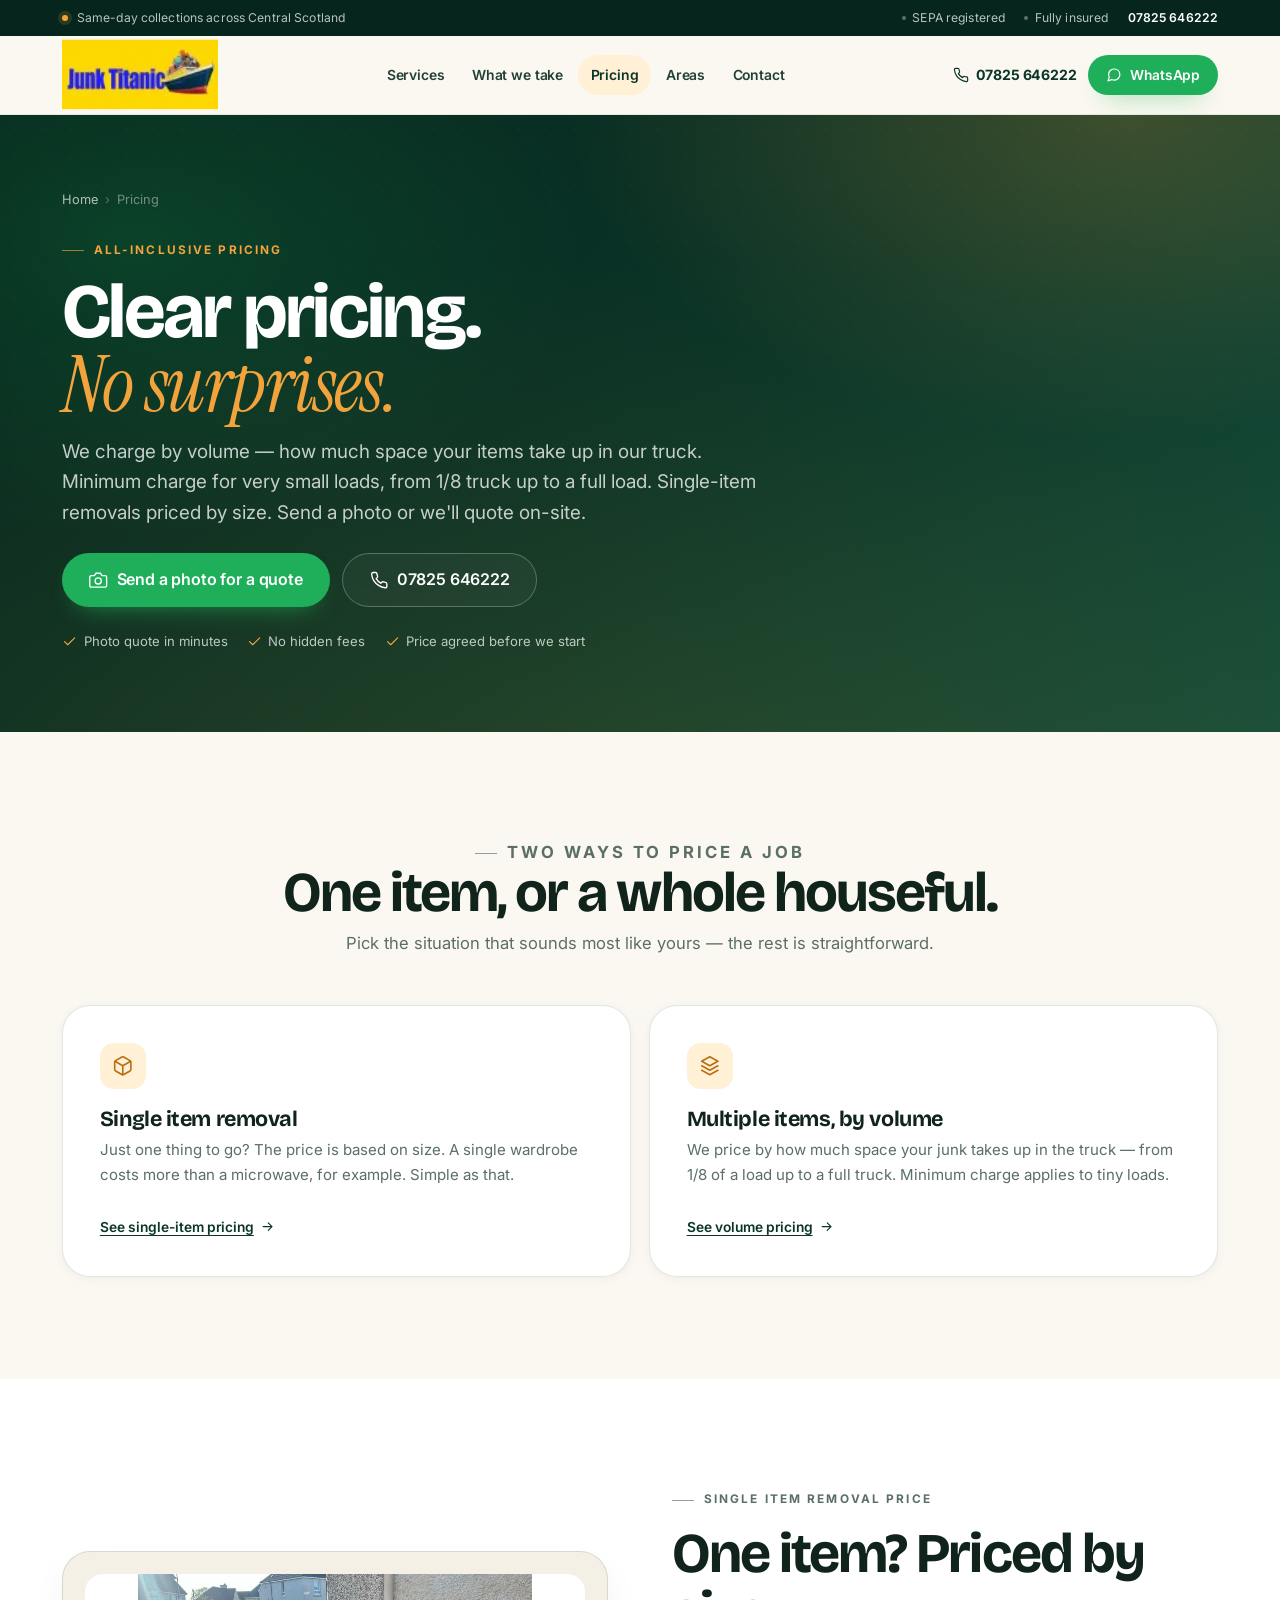
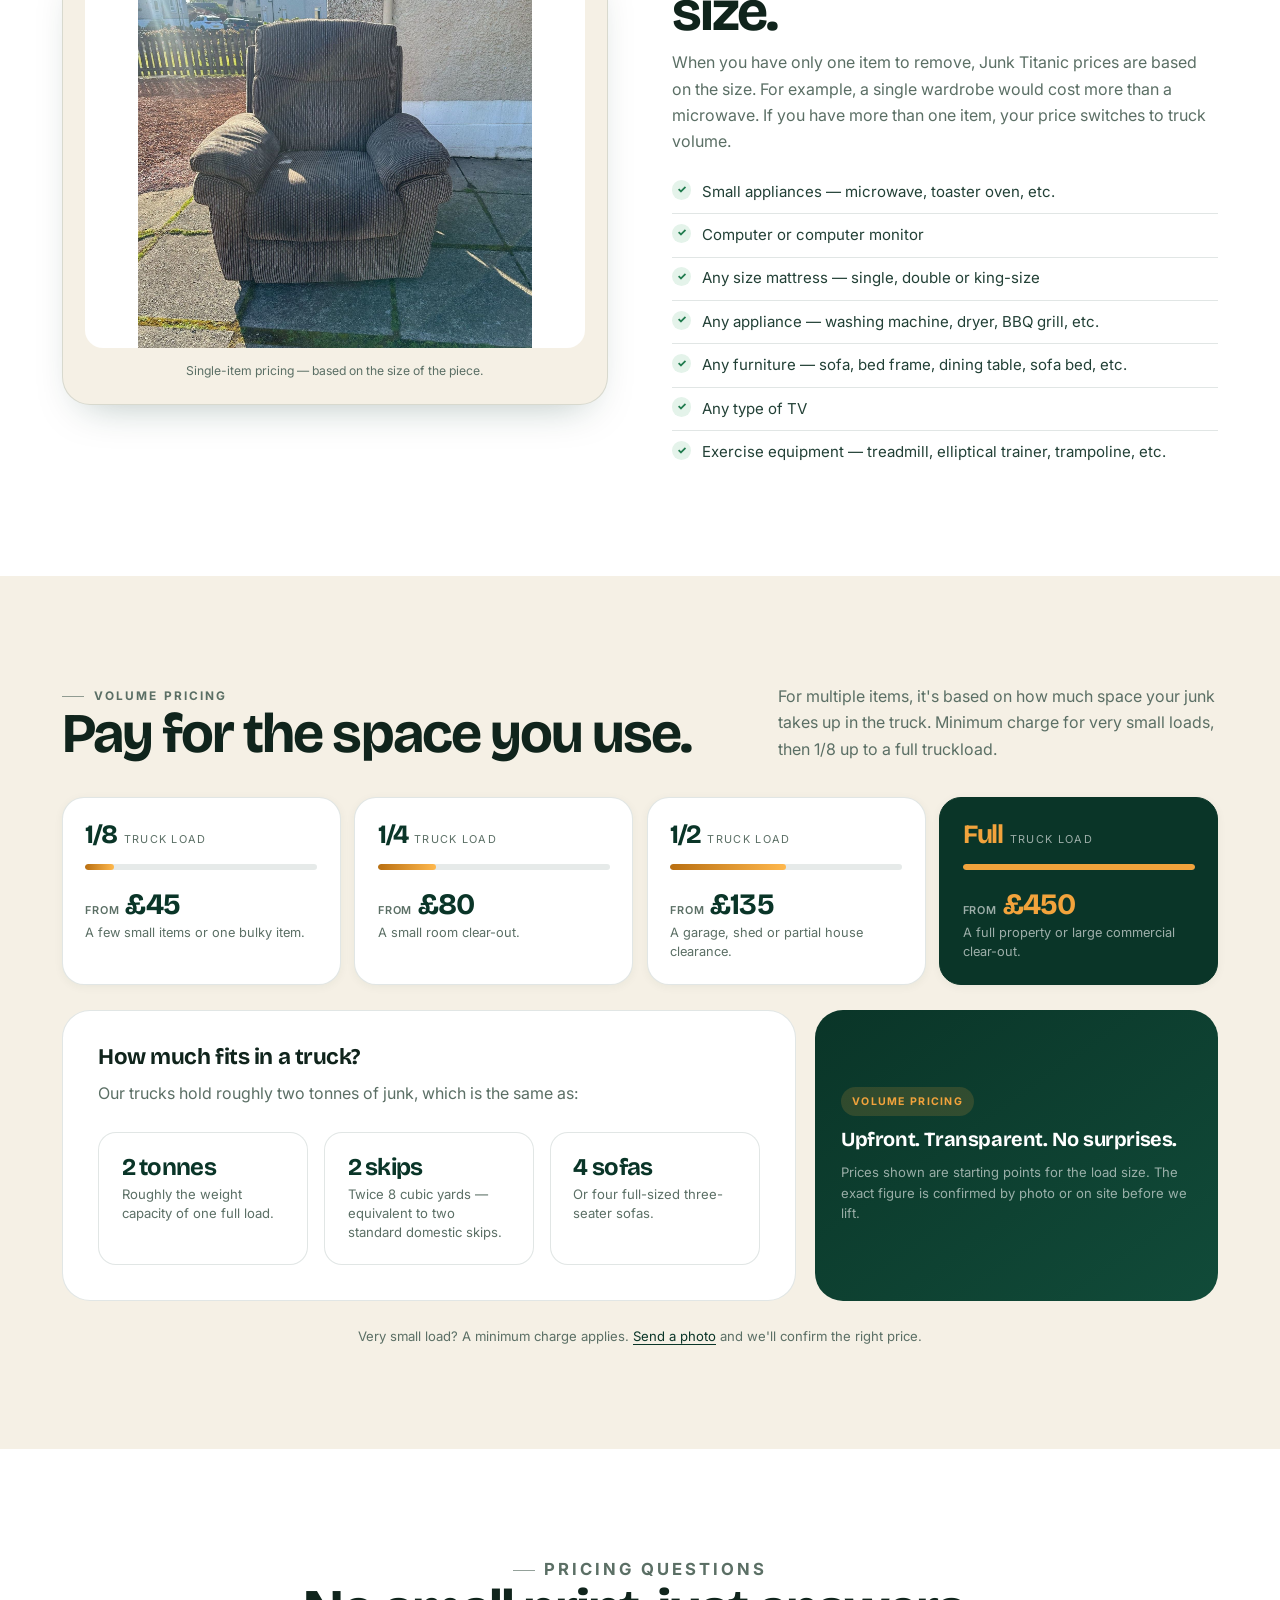
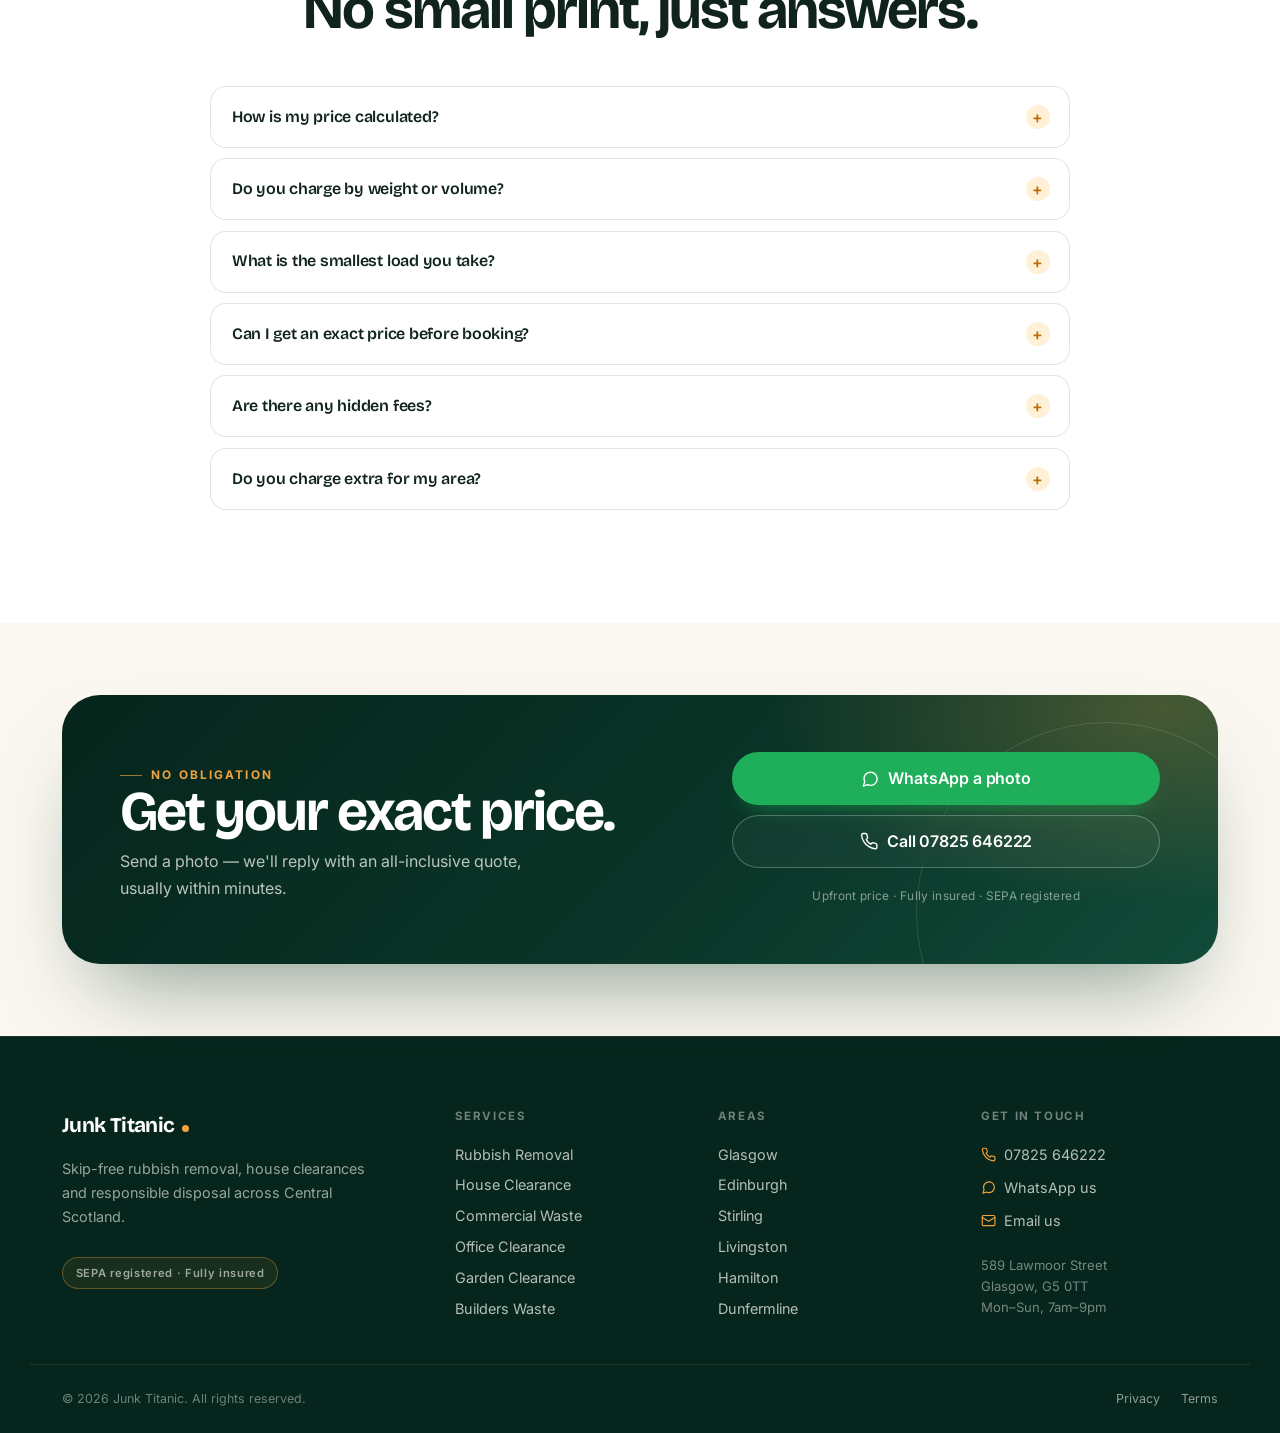
<file: pricing.html>
<!DOCTYPE html>
<html lang="en-GB">
<head>
  <meta charset="UTF-8" />
  <meta name="viewport" content="width=device-width, initial-scale=1" />
  <title>Rubbish Removal Pricing | Junk Titanic</title>
  <meta name="description" content="How Junk Titanic prices rubbish removal — by single item or truck volume, with a minimum charge and free on-site quotes. No hidden costs." />
  <meta name="theme-color" content="#0a3528" />
  <link rel="icon" href="images/cropped-junktitanic-icon-32x32.png" sizes="32x32" />
  <link rel="preconnect" href="https://fonts.googleapis.com" />
  <link rel="preconnect" href="https://fonts.gstatic.com" crossorigin />
  <link href="https://fonts.googleapis.com/css2?family=Bricolage+Grotesque:opsz,wght@12..96,400..800&family=Instrument+Serif:ital@0;1&family=Inter:wght@400;500;600;700&display=swap" rel="stylesheet" />
  <link rel="stylesheet" href="styles.css" />
  <script>document.documentElement.classList.add('js');</script>
</head>
<body>

  <a class="skip-link" href="#main">Skip to content</a>

  <div class="topbar">
    <div class="container topbar-inner">
      <p><span class="topbar-dot" aria-hidden="true"></span>Same-day collections across Central Scotland</p>
      <div class="topbar-links">
        <span>SEPA registered</span>
        <span>Fully insured</span>
        <a href="tel:07825646222">07825 646222</a>
      </div>
    </div>
  </div>

  <header class="site-header" id="site-header">
    <div class="container header-inner">
      <a href="index.html" class="logo" aria-label="Junk Titanic home">
        <img src="images/Junk-Titanic-Logo.webp" alt="Junk Titanic" />
      </a>
      <nav class="main-nav" aria-label="Primary">
        <ul>
          <li><a href="service.html">Services</a></li>
          <li><a href="service.html#what-we-take">What we take</a></li>
          <li><a href="pricing.html" aria-current="page">Pricing</a></li>
          <li><a href="location.html">Areas</a></li>
          <li><a href="contact.html">Contact</a></li>
        </ul>
      </nav>
      <div class="header-actions">
        <a class="header-phone" href="tel:07825646222">
          <svg class="icon" viewBox="0 0 24 24" aria-hidden="true"><path d="M22 16.92v3a2 2 0 0 1-2.18 2 19.79 19.79 0 0 1-8.63-3.07 19.5 19.5 0 0 1-6-6A19.79 19.79 0 0 1 2.12 4.18 2 2 0 0 1 4.11 2h3a2 2 0 0 1 2 1.72c.13.96.36 1.9.7 2.81a2 2 0 0 1-.45 2.11L8.09 9.91a16 16 0 0 0 6 6l1.27-1.27a2 2 0 0 1 2.11-.45c.91.34 1.85.57 2.81.7A2 2 0 0 1 22 16.92z"/></svg>
          07825 646222
        </a>
        <a class="btn btn-wa" href="https://wa.me/447825646222" target="_blank" rel="noopener">
          <svg class="icon" viewBox="0 0 24 24" aria-hidden="true"><path d="M21 11.5a8.38 8.38 0 0 1-.9 3.8 8.5 8.5 0 0 1-7.6 4.7 8.38 8.38 0 0 1-3.8-.9L3 21l1.9-5.7a8.38 8.38 0 0 1-.9-3.8 8.5 8.5 0 0 1 4.7-7.6 8.38 8.38 0 0 1 3.8-.9h.5a8.48 8.48 0 0 1 8 8z"/></svg>
          WhatsApp
        </a>
        <button class="nav-toggle" type="button" aria-label="Open menu" aria-expanded="false" aria-controls="mobile-nav">
          <span></span><span></span><span></span>
        </button>
      </div>
    </div>
    <nav id="mobile-nav" class="mobile-nav" aria-label="Mobile" hidden>
      <ul>
        <li><a href="service.html">Services <svg class="icon" viewBox="0 0 24 24" aria-hidden="true"><path d="M5 12h14M13 6l6 6-6 6"/></svg></a></li>
        <li><a href="service.html#what-we-take">What we take <svg class="icon" viewBox="0 0 24 24" aria-hidden="true"><path d="M5 12h14M13 6l6 6-6 6"/></svg></a></li>
        <li><a href="pricing.html">Pricing <svg class="icon" viewBox="0 0 24 24" aria-hidden="true"><path d="M5 12h14M13 6l6 6-6 6"/></svg></a></li>
        <li><a href="location.html">Areas we cover <svg class="icon" viewBox="0 0 24 24" aria-hidden="true"><path d="M5 12h14M13 6l6 6-6 6"/></svg></a></li>
        <li><a href="contact.html">Contact &amp; booking <svg class="icon" viewBox="0 0 24 24" aria-hidden="true"><path d="M5 12h14M13 6l6 6-6 6"/></svg></a></li>
      </ul>
      <div class="mobile-nav-cta">
        <a class="btn btn-wa" href="https://wa.me/447825646222" target="_blank" rel="noopener">WhatsApp a photo</a>
        <a class="btn btn-ghost" href="tel:07825646222">Call 07825 646222</a>
      </div>
    </nav>
  </header>

  <main id="main">

    <section class="page-hero">
      <div class="container">
        <div class="page-hero-grid page-hero-grid-solo">
        <div class="page-hero-copy" data-reveal>
          <nav class="breadcrumb" aria-label="Breadcrumb">
            <ol>
              <li><a href="index.html">Home</a></li>
              <li aria-current="page">Pricing</li>
            </ol>
          </nav>
          <p class="eyebrow">All-inclusive pricing</p>
          <h1>Clear pricing.<br /><span class="accent">No surprises.</span></h1>
          <p class="lede">We charge by volume — how much space your items take up in our truck. Minimum charge for very small loads, from 1/8 truck up to a full load. Single-item removals priced by size. Send a photo or we'll quote on-site.</p>
            <div class="hero-actions">
              <a class="btn btn-wa btn-lg" href="https://wa.me/447825646222?text=Hi%2C%20I%27d%20like%20a%20rubbish%20removal%20quote" target="_blank" rel="noopener">
                <svg class="icon" viewBox="0 0 24 24" aria-hidden="true"><path d="M23 19a2 2 0 0 1-2 2H3a2 2 0 0 1-2-2V8a2 2 0 0 1 2-2h4l2-3h6l2 3h4a2 2 0 0 1 2 2z"/><circle cx="12" cy="13" r="4"/></svg>
                Send a photo for a quote
              </a>
              <a class="btn btn-outline-light btn-lg" href="tel:07825646222">
                <svg class="icon" viewBox="0 0 24 24" aria-hidden="true"><path d="M22 16.92v3a2 2 0 0 1-2.18 2 19.79 19.79 0 0 1-8.63-3.07 19.5 19.5 0 0 1-6-6A19.79 19.79 0 0 1 2.12 4.18 2 2 0 0 1 4.11 2h3a2 2 0 0 1 2 1.72c.13.96.36 1.9.7 2.81a2 2 0 0 1-.45 2.11L8.09 9.91a16 16 0 0 0 6 6l1.27-1.27a2 2 0 0 1 2.11-.45c.91.34 1.85.57 2.81.7A2 2 0 0 1 22 16.92z"/></svg>
                07825 646222
              </a>
            </div>
            <ul class="hero-proof">
              <li><svg class="icon" viewBox="0 0 24 24" aria-hidden="true"><path d="M20 6 9 17l-5-5"/></svg>Photo quote in minutes</li>
              <li><svg class="icon" viewBox="0 0 24 24" aria-hidden="true"><path d="M20 6 9 17l-5-5"/></svg>No hidden fees</li>
              <li><svg class="icon" viewBox="0 0 24 24" aria-hidden="true"><path d="M20 6 9 17l-5-5"/></svg>Price agreed before we start</li>
            </ul>
          </div>
        </div>
      </div>
    </section>

    <section class="section">
      <div class="container">
        <header class="section-head" data-reveal>
          <p class="eyebrow">Two ways to price a job</p>
          <h2>One item, or a whole houseful.</h2>
          <p>Pick the situation that sounds most like yours — the rest is straightforward.</p>
        </header>

        <div class="pricing-paths">
          <article class="pricing-path" data-reveal>
            <span class="path-icon">
              <svg class="icon" viewBox="0 0 24 24" aria-hidden="true"><path d="M21 8a2 2 0 0 0-1-1.73l-7-4a2 2 0 0 0-2 0l-7 4A2 2 0 0 0 3 8v8a2 2 0 0 0 1 1.73l7 4a2 2 0 0 0 2 0l7-4A2 2 0 0 0 21 16Z"/><path d="m3.3 7 8.7 5 8.7-5M12 22V12"/></svg>
            </span>
            <h3>Single item removal</h3>
            <p>Just one thing to go? The price is based on size. A single wardrobe costs more than a microwave, for example. Simple as that.</p>
            <a class="card-link" href="#single-item">See single-item pricing <svg class="icon" viewBox="0 0 24 24" aria-hidden="true"><path d="M5 12h14M13 6l6 6-6 6"/></svg></a>
          </article>
          <article class="pricing-path" data-reveal>
            <span class="path-icon">
              <svg class="icon" viewBox="0 0 24 24" aria-hidden="true"><path d="m12 2 9 5-9 5-9-5 9-5Z"/><path d="m3 12 9 5 9-5M3 17l9 5 9-5"/></svg>
            </span>
            <h3>Multiple items, by volume</h3>
            <p>We price by how much space your junk takes up in the truck — from 1/8 of a load up to a full truck. Minimum charge applies to tiny loads.</p>
            <a class="card-link" href="#volume">See volume pricing <svg class="icon" viewBox="0 0 24 24" aria-hidden="true"><path d="M5 12h14M13 6l6 6-6 6"/></svg></a>
          </article>
        </div>
      </div>
    </section>

    <section class="section section-alt" id="single-item">
      <div class="container">
        <div class="showcase">
          <div class="showcase-media" data-reveal>
            <img src="images/Single-Item-Removal-Price-Junk-Titanic-1.jpeg" alt="Junk Titanic single item removal price guide" />
            <p class="media-caption">Single-item pricing — based on the size of the piece.</p>
          </div>
          <div class="showcase-copy" data-reveal>
            <p class="eyebrow">Single item removal price</p>
            <h2>One item? Priced by size.</h2>
            <p>When you have only one item to remove, Junk Titanic prices are based on the size. For example, a single wardrobe would cost more than a microwave. If you have more than one item, your price switches to truck volume.</p>
            <ul class="check-list">
              <li>Small appliances — microwave, toaster oven, etc.</li>
              <li>Computer or computer monitor</li>
              <li>Any size mattress — single, double or king-size</li>
              <li>Any appliance — washing machine, dryer, BBQ grill, etc.</li>
              <li>Any furniture — sofa, bed frame, dining table, sofa bed, etc.</li>
              <li>Any type of TV</li>
              <li>Exercise equipment — treadmill, elliptical trainer, trampoline, etc.</li>
            </ul>
          </div>
        </div>
      </div>
    </section>

    <section class="section section-cream" id="volume">
      <div class="container">
        <div class="pricing-verse" data-reveal>
          <div>
            <p class="eyebrow">Volume pricing</p>
            <h2>Pay for the space you use.</h2>
          </div>
          <p>For multiple items, it's based on how much space your junk takes up in the truck. Minimum charge for very small loads, then 1/8 up to a full truckload.</p>
        </div>

        <div class="tiers tiers-light" data-reveal>
          <article class="tier">
            <div class="tier-top"><span class="tier-size">1/8</span><span class="tier-label">truck load</span></div>
            <div class="meter"><span style="--fill:12.5%"></span></div>
            <p class="tier-price"><small>from</small> £45</p>
            <p class="tier-note">A few small items or one bulky item.</p>
          </article>
          <article class="tier">
            <div class="tier-top"><span class="tier-size">1/4</span><span class="tier-label">truck load</span></div>
            <div class="meter"><span style="--fill:25%"></span></div>
            <p class="tier-price"><small>from</small> £80</p>
            <p class="tier-note">A small room clear-out.</p>
          </article>
          <article class="tier">
            <div class="tier-top"><span class="tier-size">1/2</span><span class="tier-label">truck load</span></div>
            <div class="meter"><span style="--fill:50%"></span></div>
            <p class="tier-price"><small>from</small> £135</p>
            <p class="tier-note">A garage, shed or partial house clearance.</p>
          </article>
          <article class="tier tier-featured">
            <div class="tier-top"><span class="tier-size">Full</span><span class="tier-label">truck load</span></div>
            <div class="meter"><span style="--fill:100%"></span></div>
            <p class="tier-price"><small>from</small> £450</p>
            <p class="tier-note">A full property or large commercial clear-out.</p>
          </article>
        </div>

        <div class="pricing-panel">
          <div data-reveal>
            <h3>How much fits in a truck?</h3>
            <p>Our trucks hold roughly two tonnes of junk, which is the same as:</p>
            <div class="fit-cards">
              <div class="fit-card">
                <strong>2 tonnes</strong>
                <span>Roughly the weight capacity of one full load.</span>
              </div>
              <div class="fit-card">
                <strong>2 skips</strong>
                <span>Twice 8 cubic yards — equivalent to two standard domestic skips.</span>
              </div>
              <div class="fit-card">
                <strong>4 sofas</strong>
                <span>Or four full-sized three-seater sofas.</span>
              </div>
            </div>
          </div>
          <div class="mini-badge-box" data-reveal>
            <span class="mini-badge">Volume pricing</span>
            <strong>Upfront. Transparent. No surprises.</strong>
            <p class="small-print">Prices shown are starting points for the load size. The exact figure is confirmed by photo or on site before we lift.</p>
          </div>
        </div>

        <p class="small-print text-center mt-2">Very small load? A minimum charge applies. <a href="https://wa.me/447825646222" target="_blank" rel="noopener">Send a photo</a> and we'll confirm the right price.</p>
      </div>
    </section>

    <section class="section section-alt">
      <div class="container">
        <header class="section-head" data-reveal>
          <p class="eyebrow">Pricing questions</p>
          <h2>No small print, just answers.</h2>
        </header>
        <div class="faq" data-reveal>
          <details>
            <summary>How is my price calculated?</summary>
            <p>For multiple items, we charge by volume — how much space your items take up in the truck. For a single item, the price is based on the size of the piece. We confirm the exact price once we see the items in person or in a photo.</p>
          </details>
          <details>
            <summary>Do you charge by weight or volume?</summary>
            <p>By volume, because that's what determines how much truck space your items use. Our trucks hold roughly two tonnes, which is about twice 8 cubic yards (two standard domestic skips) or four full-sized three-seater sofas.</p>
          </details>
          <details>
            <summary>What is the smallest load you take?</summary>
            <p>We have a minimum charge for very small loads. Send a photo of what you have and we'll confirm whether it falls under the minimum or a 1/8 truck load.</p>
          </details>
          <details>
            <summary>Can I get an exact price before booking?</summary>
            <p>Yes. WhatsApp a photo and we'll reply with an all-inclusive price — often within minutes. Prefer a site visit? We can come out and quote on the spot.</p>
          </details>
          <details>
            <summary>Are there any hidden fees?</summary>
            <p>No. The price we confirm is the price for the agreed load. If the items are different from the photo, we'll re-confirm the price with you before starting work.</p>
          </details>
          <details>
            <summary>Do you charge extra for my area?</summary>
            <p>Our listed areas across the Central Belt are covered at standard pricing. If you're further out, send us your postcode with a photo and we'll confirm any travel before you book.</p>
          </details>
        </div>
      </div>
    </section>

    <section class="cta-section">
      <div class="container">
        <div class="cta-card" data-reveal>
          <div class="cta-copy">
            <p class="eyebrow light">No obligation</p>
            <h2>Get your exact price.</h2>
            <p>Send a photo — we'll reply with an all-inclusive quote, usually within minutes.</p>
          </div>
          <div class="cta-actions">
            <a class="btn btn-wa btn-lg" href="https://wa.me/447825646222" target="_blank" rel="noopener">
              <svg class="icon" viewBox="0 0 24 24" aria-hidden="true"><path d="M21 11.5a8.38 8.38 0 0 1-.9 3.8 8.5 8.5 0 0 1-7.6 4.7 8.38 8.38 0 0 1-3.8-.9L3 21l1.9-5.7a8.38 8.38 0 0 1-.9-3.8 8.5 8.5 0 0 1 4.7-7.6 8.38 8.38 0 0 1 3.8-.9h.5a8.48 8.48 0 0 1 8 8z"/></svg>
              WhatsApp a photo
            </a>
            <a class="btn btn-outline-light btn-lg" href="tel:07825646222">
              <svg class="icon" viewBox="0 0 24 24" aria-hidden="true"><path d="M22 16.92v3a2 2 0 0 1-2.18 2 19.79 19.79 0 0 1-8.63-3.07 19.5 19.5 0 0 1-6-6A19.79 19.79 0 0 1 2.12 4.18 2 2 0 0 1 4.11 2h3a2 2 0 0 1 2 1.72c.13.96.36 1.9.7 2.81a2 2 0 0 1-.45 2.11L8.09 9.91a16 16 0 0 0 6 6l1.27-1.27a2 2 0 0 1 2.11-.45c.91.34 1.85.57 2.81.7A2 2 0 0 1 22 16.92z"/></svg>
              Call 07825 646222
            </a>
            <p class="cta-note">Upfront price · Fully insured · SEPA registered</p>
          </div>
        </div>
      </div>
    </section>

  </main>

  <footer class="site-footer">
    <div class="container footer-grid">
      <div class="footer-brand">
        <a class="footer-logo" href="index.html">Junk Titanic</a>
        <p>Skip-free rubbish removal, house clearances and responsible disposal across Central Scotland.</p>
        <p class="footer-badge">SEPA registered · Fully insured</p>
      </div>
      <div class="footer-col">
        <h4>Services</h4>
        <ul>
          <li><a href="service.html">Rubbish Removal</a></li>
          <li><a href="service.html">House Clearance</a></li>
          <li><a href="service.html">Commercial Waste</a></li>
          <li><a href="service.html">Office Clearance</a></li>
          <li><a href="service.html">Garden Clearance</a></li>
          <li><a href="service.html">Builders Waste</a></li>
        </ul>
      </div>
      <div class="footer-col">
        <h4>Areas</h4>
        <ul>
          <li><a href="location.html">Glasgow</a></li>
          <li><a href="location.html">Edinburgh</a></li>
          <li><a href="location.html">Stirling</a></li>
          <li><a href="location.html">Livingston</a></li>
          <li><a href="location.html">Hamilton</a></li>
          <li><a href="location.html">Dunfermline</a></li>
        </ul>
      </div>
      <div class="footer-col footer-contact">
        <h4>Get in touch</h4>
        <ul>
          <li><a href="tel:07825646222"><svg class="icon" viewBox="0 0 24 24" aria-hidden="true"><path d="M22 16.92v3a2 2 0 0 1-2.18 2 19.79 19.79 0 0 1-8.63-3.07 19.5 19.5 0 0 1-6-6A19.79 19.79 0 0 1 2.12 4.18 2 2 0 0 1 4.11 2h3a2 2 0 0 1 2 1.72c.13.96.36 1.9.7 2.81a2 2 0 0 1-.45 2.11L8.09 9.91a16 16 0 0 0 6 6l1.27-1.27a2 2 0 0 1 2.11-.45c.91.34 1.85.57 2.81.7A2 2 0 0 1 22 16.92z"/></svg>07825 646222</a></li>
          <li><a href="https://wa.me/447825646222" target="_blank" rel="noopener"><svg class="icon" viewBox="0 0 24 24" aria-hidden="true"><path d="M21 11.5a8.38 8.38 0 0 1-.9 3.8 8.5 8.5 0 0 1-7.6 4.7 8.38 8.38 0 0 1-3.8-.9L3 21l1.9-5.7a8.38 8.38 0 0 1-.9-3.8 8.5 8.5 0 0 1 4.7-7.6 8.38 8.38 0 0 1 3.8-.9h.5a8.48 8.48 0 0 1 8 8z"/></svg>WhatsApp us</a></li>
          <li><a href="mailto:info@junktitanic.co.uk"><svg class="icon" viewBox="0 0 24 24" aria-hidden="true"><rect x="2" y="4" width="20" height="16" rx="2"/><path d="m22 7-10 6L2 7"/></svg>Email us</a></li>
        </ul>
        <p class="footer-addr">589 Lawmoor Street<br />Glasgow, G5 0TT<br />Mon–Sun, 7am–9pm</p>
      </div>
    </div>
    <div class="container footer-bottom">
      <p>© 2026 Junk Titanic. All rights reserved.</p>
      <ul>
        <li><a href="contact.html">Privacy</a></li>
        <li><a href="index.html">Terms</a></li>
      </ul>
    </div>
  </footer>

  <div class="call-bar" aria-label="Quick contact">
    <a class="call-bar-call" href="tel:07825646222">
      <svg class="icon" viewBox="0 0 24 24" aria-hidden="true"><path d="M22 16.92v3a2 2 0 0 1-2.18 2 19.79 19.79 0 0 1-8.63-3.07 19.5 19.5 0 0 1-6-6A19.79 19.79 0 0 1 2.12 4.18 2 2 0 0 1 4.11 2h3a2 2 0 0 1 2 1.72c.13.96.36 1.9.7 2.81a2 2 0 0 1-.45 2.11L8.09 9.91a16 16 0 0 0 6 6l1.27-1.27a2 2 0 0 1 2.11-.45c.91.34 1.85.57 2.81.7A2 2 0 0 1 22 16.92z"/></svg>
      Call
    </a>
    <a class="call-bar-wa" href="https://wa.me/447825646222" target="_blank" rel="noopener">
      <svg class="icon" viewBox="0 0 24 24" aria-hidden="true"><path d="M21 11.5a8.38 8.38 0 0 1-.9 3.8 8.5 8.5 0 0 1-7.6 4.7 8.38 8.38 0 0 1-3.8-.9L3 21l1.9-5.7a8.38 8.38 0 0 1-.9-3.8 8.5 8.5 0 0 1 4.7-7.6 8.38 8.38 0 0 1 3.8-.9h.5a8.48 8.48 0 0 1 8 8z"/></svg>
      WhatsApp
    </a>
  </div>

  <script src="script.js" defer></script>
</body>
</html>
</file>
<file: styles.css>
/* =========================================================
   Junk Titanic — design system
   Forest green · warm cream · signal amber
   ========================================================= */

:root {
  --forest: #0a3528;
  --forest-deep: #06251c;
  --forest-2: #114b39;
  --moss: #2b6a51;
  --amber: #f2a33c;
  --amber-bright: #ffb84d;
  --amber-dark: #b96f11;
  --amber-soft: #fff0d6;
  --cream: #f5f0e5;
  --paper: #fbf8f1;
  --white: #ffffff;
  --ink: #10241c;
  --ink-2: #224036;
  --muted: #5b6f65;
  --line: rgba(10, 53, 40, 0.12);
  --line-strong: rgba(10, 53, 40, 0.22);
  --wa: #1faf5a;
  --wa-dark: #148c45;
  --danger: #a83a28;
  --danger-soft: #fbe8e3;
  --ok: #1f7a4d;
  --ok-soft: #e4f3ea;

  --radius-sm: 12px;
  --radius: 18px;
  --radius-lg: 28px;
  --radius-xl: 38px;

  --shadow-sm: 0 2px 10px rgba(10, 53, 40, 0.05);
  --shadow: 0 18px 44px -22px rgba(10, 53, 40, 0.35);
  --shadow-lg: 0 48px 90px -36px rgba(10, 53, 40, 0.5);

  --container: 1220px;
  --font-sans: "Inter", -apple-system, BlinkMacSystemFont, "Segoe UI", Roboto, Helvetica, Arial, sans-serif;
  --font-display: "Bricolage Grotesque", "Inter", -apple-system, BlinkMacSystemFont, sans-serif;
  --font-serif: "Instrument Serif", Georgia, "Times New Roman", serif;
}

* { box-sizing: border-box; }

html {
  scroll-behavior: smooth;
  -webkit-text-size-adjust: 100%;
}

body {
  margin: 0;
  font-family: var(--font-sans);
  font-size: 16px;
  line-height: 1.65;
  color: var(--ink);
  background: var(--paper);
  -webkit-font-smoothing: antialiased;
  text-rendering: optimizeLegibility;
  overflow-x: hidden;
}

img, video { max-width: 100%; display: block; }
img { height: auto; }

a { color: var(--forest); text-underline-offset: 3px; }
a:hover { color: var(--amber-dark); }

h1, h2, h3, h4 {
  font-family: var(--font-display);
  font-weight: 700;
  line-height: 1.02;
  letter-spacing: -0.035em;
  margin: 0 0 0.5em;
  color: var(--ink);
}

h1 { font-size: clamp(2.6rem, 6vw, 5rem); line-height: 0.95; }
h2 { font-size: clamp(2rem, 4.4vw, 3.5rem); }
h3 { font-size: clamp(1.15rem, 1.8vw, 1.4rem); letter-spacing: -0.02em; }
h4 { font-size: 1rem; letter-spacing: -0.01em; line-height: 1.25; }

p { margin: 0 0 1em; }
p:last-child { margin-bottom: 0; }

ul, ol { margin-top: 0; }

::selection { background: var(--amber); color: var(--forest-deep); }

.container {
  width: 100%;
  max-width: var(--container);
  margin: 0 auto;
  padding: 0 clamp(1.1rem, 4vw, 2rem);
}
.container.narrow { max-width: 800px; }

.sr-only {
  position: absolute;
  width: 1px; height: 1px;
  padding: 0; margin: -1px;
  overflow: hidden;
  clip: rect(0 0 0 0);
  white-space: nowrap;
  border: 0;
}

.skip-link {
  position: absolute;
  left: 1rem;
  top: -4rem;
  z-index: 200;
  padding: 0.7rem 1.1rem;
  background: var(--amber);
  color: var(--forest-deep);
  font-weight: 700;
  border-radius: 999px;
  text-decoration: none;
  transition: top 0.2s ease;
}
.skip-link:focus { top: 1rem; }

.icon {
  width: 1.15em;
  height: 1.15em;
  flex: none;
  fill: none;
  stroke: currentColor;
  stroke-width: 1.8;
  stroke-linecap: round;
  stroke-linejoin: round;
}

/* =========================================================
   Type accents
   ========================================================= */
.eyebrow {
  display: inline-flex;
  align-items: center;
  gap: 0.6rem;
  margin: 0 0 1.1rem;
  font-family: var(--font-sans);
  font-size: 0.74rem;
  font-weight: 700;
  letter-spacing: 0.18em;
  line-height: 1.3;
  text-transform: uppercase;
  color: var(--amber-dark);
}
.eyebrow::before {
  content: "";
  width: 22px;
  height: 1px;
  background: currentColor;
  opacity: 0.65;
}
.eyebrow.light { color: var(--amber); }

.accent {
  font-family: var(--font-serif);
  font-style: italic;
  font-weight: 400;
  letter-spacing: -0.015em;
  color: var(--amber);
}

.lede {
  font-size: clamp(1.02rem, 1.5vw, 1.18rem);
  line-height: 1.6;
  color: var(--muted);
  max-width: 58ch;
  margin-bottom: 1.6rem;
}
.lede.light { color: rgba(255, 255, 255, 0.78); }

.small-print {
  font-size: 0.82rem;
  line-height: 1.55;
  color: var(--muted);
}
.text-center { text-align: center; }
.mt-2 { margin-top: 1.6rem; }

section[id] { scroll-margin-top: 96px; }

/* =========================================================
   Buttons
   ========================================================= */
.btn {
  display: inline-flex;
  align-items: center;
  justify-content: center;
  gap: 0.55rem;
  padding: 0.8rem 1.3rem;
  border: 1px solid transparent;
  border-radius: 999px;
  font-family: var(--font-sans);
  font-size: 0.92rem;
  font-weight: 600;
  line-height: 1.2;
  letter-spacing: -0.01em;
  text-decoration: none;
  cursor: pointer;
  transition: background 0.18s ease, color 0.18s ease, border-color 0.18s ease,
    transform 0.18s ease, box-shadow 0.18s ease;
  white-space: nowrap;
}
.btn:hover { transform: translateY(-2px); }
.btn:active { transform: translateY(0); }
.btn:focus-visible { outline: 3px solid var(--amber); outline-offset: 3px; }

.btn-primary {
  background: var(--amber);
  color: var(--forest-deep);
  box-shadow: 0 12px 26px -14px rgba(242, 163, 60, 0.9);
}
.btn-primary:hover {
  background: var(--amber-bright);
  color: var(--forest-deep);
  box-shadow: 0 18px 34px -16px rgba(242, 163, 60, 0.95);
}

.btn-wa {
  background: var(--wa);
  color: #fff;
  box-shadow: 0 12px 26px -16px rgba(31, 175, 90, 0.95);
}
.btn-wa:hover { background: var(--wa-dark); color: #fff; }

.btn-dark { background: var(--forest); color: #fff; }
.btn-dark:hover { background: var(--forest-2); color: #fff; }

.btn-outline-light {
  border-color: rgba(255, 255, 255, 0.26);
  background: rgba(255, 255, 255, 0.04);
  color: #fff;
  backdrop-filter: blur(6px);
}
.btn-outline-light:hover {
  background: #fff;
  border-color: #fff;
  color: var(--forest-deep);
}

.btn-ghost {
  border-color: var(--line-strong);
  background: transparent;
  color: var(--forest);
}
.btn-ghost:hover { background: var(--forest); border-color: var(--forest); color: #fff; }

.btn-lg { padding: 1rem 1.65rem; font-size: 1rem; }
.btn-block { display: flex; width: 100%; }

/* =========================================================
   Header
   ========================================================= */
.topbar {
  background: var(--forest-deep);
  color: rgba(255, 255, 255, 0.72);
  font-size: 0.76rem;
  letter-spacing: 0.01em;
}
.topbar-inner {
  display: flex;
  align-items: center;
  justify-content: space-between;
  gap: 1rem;
  min-height: 36px;
}
.topbar p { margin: 0; display: flex; align-items: center; gap: 0.55rem; }
.topbar-dot {
  width: 6px; height: 6px;
  border-radius: 50%;
  background: var(--amber);
  box-shadow: 0 0 0 4px rgba(242, 163, 60, 0.16);
}
.topbar-links { display: flex; align-items: center; gap: 1.2rem; }
.topbar-links span { display: inline-flex; align-items: center; gap: 0.4rem; }
.topbar-links span::before {
  content: "";
  width: 4px; height: 4px;
  border-radius: 50%;
  background: rgba(255, 255, 255, 0.35);
}
.topbar-links a { color: #fff; font-weight: 600; text-decoration: none; }
.topbar-links a:hover { color: var(--amber); }

.site-header {
  position: sticky;
  top: 0;
  z-index: 90;
  background: rgba(251, 248, 241, 0.9);
  backdrop-filter: blur(20px) saturate(160%);
  -webkit-backdrop-filter: blur(20px) saturate(160%);
  border-bottom: 1px solid rgba(10, 53, 40, 0.08);
  transition: box-shadow 0.25s ease, background 0.25s ease;
}
.site-header.is-scrolled {
  background: rgba(251, 248, 241, 0.97);
  box-shadow: 0 16px 34px -26px rgba(10, 53, 40, 0.55);
}

.header-inner {
  display: flex;
  align-items: center;
  justify-content: space-between;
  gap: 1.2rem;
  min-height: 78px;
}

.logo {
  display: flex;
  align-items: center;
  flex: none;
  text-decoration: none;
  transition: transform 0.18s ease;
}
.logo:hover { transform: translateY(-1px); }
.logo img { width: 156px; }

.main-nav ul {
  display: flex;
  align-items: center;
  gap: 0.15rem;
  list-style: none;
  margin: 0;
  padding: 0;
}
.main-nav a {
  display: inline-flex;
  padding: 0.55rem 0.78rem;
  border-radius: 999px;
  color: var(--ink-2);
  font-size: 0.87rem;
  font-weight: 600;
  letter-spacing: -0.01em;
  text-decoration: none;
  transition: background 0.16s ease, color 0.16s ease;
}
.main-nav a:hover { background: rgba(10, 53, 40, 0.05); color: var(--forest); }
.main-nav a[aria-current="page"] { background: var(--amber-soft); color: var(--forest); }

.header-actions {
  display: flex;
  align-items: center;
  gap: 0.7rem;
  flex: none;
}
.header-phone {
  display: inline-flex;
  align-items: center;
  gap: 0.45rem;
  color: var(--forest);
  font-size: 0.88rem;
  font-weight: 700;
  text-decoration: none;
  letter-spacing: -0.01em;
}
.header-phone:hover { color: var(--amber-dark); }
.header-phone .icon { width: 1rem; height: 1rem; }
.header-actions .btn { padding: 0.68rem 1.05rem; font-size: 0.86rem; }

.nav-toggle {
  display: none;
  flex-direction: column;
  justify-content: center;
  gap: 5px;
  width: 44px;
  height: 44px;
  padding: 0 10px;
  background: rgba(10, 53, 40, 0.04);
  border: 1px solid var(--line);
  border-radius: 12px;
  cursor: pointer;
}
.nav-toggle span {
  display: block;
  height: 2px;
  width: 100%;
  background: var(--forest);
  border-radius: 2px;
  transition: transform 0.2s ease, opacity 0.2s ease;
}
.nav-toggle[aria-expanded="true"] span:nth-child(1) { transform: translateY(7px) rotate(45deg); }
.nav-toggle[aria-expanded="true"] span:nth-child(2) { opacity: 0; }
.nav-toggle[aria-expanded="true"] span:nth-child(3) { transform: translateY(-7px) rotate(-45deg); }

.mobile-nav {
  border-top: 1px solid var(--line);
  background: var(--paper);
  padding: 0.75rem clamp(1.1rem, 4vw, 2rem) 1.35rem;
  max-height: calc(100vh - 78px);
  overflow-y: auto;
}
.mobile-nav ul { list-style: none; margin: 0; padding: 0; }
.mobile-nav li { border-bottom: 1px solid var(--line); }
.mobile-nav a {
  display: flex;
  align-items: center;
  justify-content: space-between;
  padding: 0.9rem 0.2rem;
  color: var(--ink);
  font-weight: 600;
  text-decoration: none;
}
.mobile-nav a:hover { color: var(--amber-dark); }
.mobile-nav a[aria-current="page"] { color: var(--amber-dark); }
.mobile-nav a .icon { width: 1rem; height: 1rem; opacity: 0.4; }
.mobile-nav-cta {
  display: grid;
  grid-template-columns: 1fr 1fr;
  gap: 0.6rem;
  margin-top: 1rem;
}
.mobile-nav-cta .btn { width: 100%; }

/* =========================================================
   Home hero
   ========================================================= */
.hero-home {
  position: relative;
  overflow: hidden;
  padding: clamp(2.6rem, 6vw, 5rem) 0 0;
  background:
    radial-gradient(900px 500px at 82% 0%, rgba(242, 163, 60, 0.22), transparent 64%),
    radial-gradient(700px 600px at 8% 90%, rgba(43, 106, 81, 0.55), transparent 60%),
    linear-gradient(140deg, var(--forest-deep) 0%, var(--forest) 52%, var(--forest-2) 100%);
  color: #fff;
}
.hero-home::before {
  content: "";
  position: absolute;
  inset: 0;
  background-image: radial-gradient(rgba(255, 255, 255, 0.12) 1px, transparent 1px);
  background-size: 26px 26px;
  opacity: 0.25;
  mask-image: linear-gradient(180deg, #000 0%, transparent 85%);
  -webkit-mask-image: linear-gradient(180deg, #000 0%, transparent 85%);
  pointer-events: none;
}
.hero-home .container { position: relative; z-index: 1; }

.hero-grid {
  display: grid;
  grid-template-columns: 1.02fr 0.98fr;
  gap: clamp(2rem, 5vw, 4.5rem);
  align-items: center;
}

.hero-copy h1 {
  color: #fff;
  margin-bottom: 1rem;
  max-width: 13ch;
}
.hero-copy .eyebrow { margin-bottom: 1.2rem; }
.hero-actions {
  display: flex;
  flex-wrap: wrap;
  gap: 0.75rem;
  margin-bottom: 1.6rem;
}
.hero-proof {
  display: flex;
  flex-wrap: wrap;
  gap: 0.55rem 1.2rem;
  list-style: none;
  margin: 0;
  padding: 0;
  font-size: 0.82rem;
  color: rgba(255, 255, 255, 0.76);
}
.hero-proof li { display: inline-flex; align-items: center; gap: 0.4rem; }
.hero-proof .icon { width: 0.95rem; height: 0.95rem; color: var(--amber); }

.hero-media { position: relative; }

.video-frame {
  position: relative;
  overflow: hidden;
  border-radius: 28px;
  aspect-ratio: 16 / 10;
  background: var(--forest-deep);
  border: 1px solid rgba(255, 255, 255, 0.22);
  box-shadow: 0 60px 110px -40px rgba(0, 0, 0, 0.9);
}
.hero-video-frame {
  border-color: rgba(255, 255, 255, 0.28);
  box-shadow: 0 65px 120px -38px rgba(0, 0, 0, 0.92);
}
.video-frame video {
  width: 100%;
  height: 100%;
  object-fit: cover;
}
.video-frame::after {
  content: "";
  position: absolute;
  inset: auto 0 0 0;
  height: 55%;
  background: linear-gradient(180deg, transparent, rgba(3, 20, 14, 0.86));
  pointer-events: none;
}
.video-overlay {
  position: absolute;
  left: clamp(1rem, 2vw, 1.5rem);
  right: clamp(1rem, 2vw, 1.5rem);
  bottom: clamp(1rem, 2vw, 1.4rem);
  z-index: 2;
  display: flex;
  flex-direction: column;
  gap: 0.35rem;
}
.video-badge {
  display: inline-flex;
  align-self: flex-start;
  align-items: center;
  gap: 0.4rem;
  padding: 0.32rem 0.65rem;
  border-radius: 999px;
  background: rgba(255, 255, 255, 0.14);
  border: 1px solid rgba(255, 255, 255, 0.25);
  backdrop-filter: blur(8px);
  font-size: 0.66rem;
  font-weight: 700;
  letter-spacing: 0.14em;
  text-transform: uppercase;
}
.video-badge::before {
  content: "";
  width: 6px; height: 6px;
  border-radius: 50%;
  background: var(--amber);
}
.video-overlay p {
  margin: 0;
  color: rgba(255, 255, 255, 0.86);
  font-size: 0.88rem;
}
.video-toggle {
  position: absolute;
  top: 1rem;
  right: 1rem;
  z-index: 3;
  display: inline-flex;
  align-items: center;
  gap: 0.4rem;
  padding: 0.45rem 0.75rem;
  border: 1px solid rgba(255, 255, 255, 0.28);
  border-radius: 999px;
  background: rgba(6, 37, 28, 0.55);
  backdrop-filter: blur(10px);
  color: #fff;
  font-family: var(--font-sans);
  font-size: 0.74rem;
  font-weight: 600;
  cursor: pointer;
  transition: background 0.16s ease;
}
.video-toggle:hover { background: rgba(6, 37, 28, 0.85); }

.float-card {
  position: absolute;
  right: -0.75rem;
  bottom: -1.35rem;
  z-index: 3;
  display: flex;
  align-items: center;
  gap: 0.75rem;
  padding: 0.8rem 1.05rem 0.8rem 0.85rem;
  border-radius: 18px;
  background: var(--paper);
  color: var(--ink);
  box-shadow: 0 28px 50px -24px rgba(0, 0, 0, 0.7);
  border: 1px solid rgba(255, 255, 255, 0.5);
  max-width: 245px;
}
.float-card-icon {
  display: grid;
  place-items: center;
  width: 38px;
  height: 38px;
  border-radius: 12px;
  background: var(--amber-soft);
  color: var(--amber-dark);
  flex: none;
}
.float-card-icon .icon { width: 1.15rem; height: 1.15rem; }
.float-card strong { display: block; font-size: 0.88rem; line-height: 1.2; letter-spacing: -0.01em; }
.float-card span { display: block; font-size: 0.74rem; color: var(--muted); line-height: 1.3; }

.hero-stats {
  display: grid;
  grid-template-columns: repeat(4, 1fr);
  gap: 1rem;
  margin-top: clamp(2.6rem, 6vw, 4.5rem);
  padding: 1.6rem 0;
  border-top: 1px solid rgba(255, 255, 255, 0.12);
}
.hero-stat strong {
  display: block;
  font-family: var(--font-display);
  font-size: clamp(1.35rem, 2.2vw, 1.85rem);
  line-height: 1;
  letter-spacing: -0.03em;
  color: var(--amber);
}
.hero-stat span {
  display: block;
  margin-top: 0.35rem;
  font-size: 0.76rem;
  letter-spacing: 0.02em;
  color: rgba(255, 255, 255, 0.62);
}

/* Ticker */
.ticker {
  overflow: hidden;
  padding: 0.8rem 0;
  background: var(--amber);
  color: var(--forest-deep);
  border-top: 1px solid rgba(6, 37, 28, 0.12);
  border-bottom: 1px solid rgba(6, 37, 28, 0.12);
}
.ticker-track {
  display: flex;
  width: max-content;
  animation: marquee 38s linear infinite;
}
.ticker-group {
  display: flex;
  align-items: center;
  gap: 2.4rem;
  padding-right: 2.4rem;
}
.ticker-item {
  display: inline-flex;
  align-items: center;
  gap: 2.4rem;
  font-size: 0.72rem;
  font-weight: 700;
  letter-spacing: 0.16em;
  text-transform: uppercase;
  white-space: nowrap;
}
.ticker-item::after { content: "◆"; font-size: 0.55rem; opacity: 0.55; }
@keyframes marquee {
  from { transform: translateX(0); }
  to { transform: translateX(-50%); }
}

/* =========================================================
   Sections
   ========================================================= */
.section { padding: clamp(3.5rem, 8vw, 6.5rem) 0; }
.section-alt { background: var(--white); }
.section-cream { background: var(--cream); }

.section-head {
  max-width: 740px;
  margin: 0 auto 3rem;
  text-align: center;
}
.section-head h2 { margin-bottom: 0.55rem; }
.section-head p { color: var(--muted); font-size: 1.04rem; margin: 0; }
.section-head.left { margin-left: 0; text-align: left; }
.section-head.split {
  display: flex;
  align-items: flex-end;
  justify-content: space-between;
  gap: 2rem;
  max-width: none;
  text-align: left;
}
.section-head.split p { max-width: 46ch; }

/* Steps */
.steps {
  display: grid;
  grid-template-columns: repeat(3, 1fr);
  gap: 1.1rem;
  list-style: none;
  margin: 0;
  padding: 0;
  counter-reset: step;
}
.steps li {
  position: relative;
  overflow: hidden;
  padding: 2rem 1.75rem;
  border-radius: var(--radius-lg);
  background: var(--white);
  border: 1px solid var(--line);
  box-shadow: var(--shadow-sm);
  transition: transform 0.2s ease, box-shadow 0.2s ease;
}
.steps li:hover { transform: translateY(-4px); box-shadow: var(--shadow); }
.step-num {
  position: absolute;
  top: 0.85rem;
  right: 1.2rem;
  font-family: var(--font-display);
  font-size: 3.4rem;
  font-weight: 700;
  line-height: 1;
  letter-spacing: -0.06em;
  color: rgba(10, 53, 40, 0.08);
}
.step-icon {
  display: grid;
  place-items: center;
  width: 46px;
  height: 46px;
  margin-bottom: 1.35rem;
  border-radius: 14px;
  background: var(--amber-soft);
  color: var(--amber-dark);
}
.step-icon .icon { width: 1.35rem; height: 1.35rem; }
.steps h3 { margin-bottom: 0.35rem; }
.steps p { color: var(--muted); font-size: 0.94rem; margin: 0; }

/* =========================================================
   Service bento
   ========================================================= */
.bento {
  display: grid;
  grid-template-columns: repeat(12, 1fr);
  gap: 1rem;
}
.service-card {
  position: relative;
  grid-column: span 3;
  display: flex;
  align-items: flex-end;
  min-height: 265px;
  padding: 1.5rem;
  border-radius: var(--radius-lg);
  overflow: hidden;
  text-decoration: none;
  color: #fff;
  isolation: isolate;
  background: var(--forest);
}
.service-card:nth-child(1),
.service-card:nth-child(2) {
  grid-column: span 6;
  min-height: 355px;
  padding: 1.9rem;
}
.service-card img {
  position: absolute;
  inset: 0;
  width: 100%;
  height: 100%;
  object-fit: cover;
  z-index: -2;
  transition: transform 0.6s cubic-bezier(0.2, 0.7, 0.2, 1);
}
.service-card::before {
  content: "";
  position: absolute;
  inset: 0;
  z-index: -1;
  background:
    linear-gradient(180deg, rgba(4, 24, 18, 0.02) 12%, rgba(4, 24, 18, 0.78) 100%),
    linear-gradient(90deg, rgba(4, 24, 18, 0.35), transparent 60%);
}
.service-card:hover img { transform: scale(1.05); }
.service-card:hover { color: #fff; }

.service-card-body {
  position: relative;
  display: flex;
  flex-direction: column;
  align-items: flex-start;
  gap: 0.4rem;
  max-width: 44ch;
}
.service-card h3 { color: #fff; margin: 0; }
.service-card p {
  margin: 0;
  color: rgba(255, 255, 255, 0.78);
  font-size: 0.9rem;
}
.tag {
  display: inline-flex;
  align-items: center;
  padding: 0.28rem 0.6rem;
  margin-bottom: 0.25rem;
  border-radius: 999px;
  background: rgba(242, 163, 60, 0.92);
  color: var(--forest-deep);
  font-size: 0.64rem;
  font-weight: 700;
  letter-spacing: 0.12em;
  text-transform: uppercase;
}
.card-link {
  display: inline-flex;
  align-items: center;
  gap: 0.4rem;
  margin-top: 0.55rem;
  font-size: 0.86rem;
  font-weight: 600;
  color: var(--amber);
}
.card-link .icon { width: 0.95rem; height: 0.95rem; transition: transform 0.18s ease; }
.service-card:hover .card-link .icon { transform: translateX(4px); }

/* Simple card grid */
.cards {
  display: grid;
  grid-template-columns: repeat(auto-fit, minmax(250px, 1fr));
  gap: 1.1rem;
}
.card {
  display: flex;
  flex-direction: column;
  padding: 1rem 1rem 1.4rem;
  border-radius: var(--radius-lg);
  background: var(--white);
  border: 1px solid var(--line);
  text-decoration: none;
  color: var(--ink);
  transition: transform 0.2s ease, box-shadow 0.2s ease, border-color 0.2s ease;
}
.card:hover {
  transform: translateY(-4px);
  box-shadow: var(--shadow);
  border-color: rgba(242, 163, 60, 0.6);
}
.card-thumb {
  overflow: hidden;
  border-radius: 18px;
  margin-bottom: 1.1rem;
  background: var(--cream);
}
.card-thumb img {
  width: 100%;
  height: 175px;
  object-fit: cover;
  transition: transform 0.5s ease;
}
.card:hover .card-thumb img { transform: scale(1.05); }
.card h3 { margin: 0 0.4rem 0.35rem; font-size: 1.15rem; }
.card p { margin: 0 0.4rem 0.8rem; color: var(--muted); font-size: 0.9rem; }
.card .card-link { margin: auto 0.4rem 0; color: var(--forest); }

/* =========================================================
   Price band + tiers
   ========================================================= */
.price-band {
  position: relative;
  overflow: hidden;
  background:
    radial-gradient(800px 420px at 90% 10%, rgba(242, 163, 60, 0.16), transparent 65%),
    linear-gradient(150deg, var(--forest-deep), var(--forest) 60%, var(--forest-2));
  color: #fff;
}
.price-band h2 { color: #fff; }
.band-head {
  display: grid;
  grid-template-columns: 1.3fr 1fr auto;
  align-items: end;
  gap: 2rem;
  margin-bottom: 2.4rem;
}
.band-head h2 { margin-bottom: 0; }
.band-lede { margin: 0; color: rgba(255, 255, 255, 0.68); font-size: 0.98rem; max-width: 38ch; }
.band-head .eyebrow { color: var(--amber); }

.tiers {
  display: grid;
  grid-template-columns: repeat(4, 1fr);
  gap: 0.85rem;
}
.tier {
  display: flex;
  flex-direction: column;
  padding: 1.4rem;
  border-radius: 22px;
  background: rgba(255, 255, 255, 0.055);
  border: 1px solid rgba(255, 255, 255, 0.13);
  transition: background 0.2s ease, transform 0.2s ease, border-color 0.2s ease;
}
.tier:hover {
  background: rgba(255, 255, 255, 0.09);
  border-color: rgba(255, 255, 255, 0.24);
  transform: translateY(-3px);
}
.tier-top {
  display: flex;
  align-items: baseline;
  gap: 0.4rem;
  margin-bottom: 1rem;
}
.tier-size {
  font-family: var(--font-display);
  font-size: 1.65rem;
  font-weight: 700;
  line-height: 1;
  letter-spacing: -0.04em;
}
.tier-label {
  font-size: 0.68rem;
  letter-spacing: 0.12em;
  text-transform: uppercase;
  color: rgba(255, 255, 255, 0.5);
}
.meter {
  height: 6px;
  border-radius: 999px;
  background: rgba(255, 255, 255, 0.13);
  overflow: hidden;
  margin-bottom: 1.2rem;
}
.meter span {
  display: block;
  width: var(--fill, 25%);
  height: 100%;
  border-radius: inherit;
  background: linear-gradient(90deg, var(--amber-dark), var(--amber-bright));
}
.tier-price {
  display: flex;
  align-items: baseline;
  gap: 0.35rem;
  margin: 0 0 0.3rem;
  font-family: var(--font-display);
  font-size: 1.85rem;
  font-weight: 700;
  line-height: 1;
  letter-spacing: -0.03em;
}
.tier-price small {
  font-family: var(--font-sans);
  font-size: 0.68rem;
  font-weight: 600;
  letter-spacing: 0.08em;
  text-transform: uppercase;
  color: rgba(255, 255, 255, 0.45);
}
.tier-note { margin: 0; font-size: 0.8rem; line-height: 1.45; color: rgba(255, 255, 255, 0.62); }

.tier-featured {
  background: var(--amber);
  border-color: var(--amber);
  color: var(--forest-deep);
}
.tier-featured:hover { background: var(--amber-bright); border-color: var(--amber-bright); }
.tier-featured .tier-label,
.tier-featured .tier-note,
.tier-featured .tier-price small { color: rgba(6, 37, 28, 0.62); }
.tier-featured .meter { background: rgba(6, 37, 28, 0.16); }
.tier-featured .meter span { background: var(--forest); }

.band-note {
  margin: 1.6rem 0 0;
  font-size: 0.8rem;
  color: rgba(255, 255, 255, 0.5);
}
.band-note a { color: var(--amber); }

/* =========================================================
   What we take
   ========================================================= */
.take-grid {
  display: grid;
  grid-template-columns: 1.25fr 0.75fr;
  gap: 1.1rem;
  align-items: stretch;
}
.take-card {
  padding: clamp(1.5rem, 3vw, 2.2rem);
  border-radius: var(--radius-lg);
  border: 1px solid var(--line);
  background: var(--white);
}
.take-yes { background: linear-gradient(160deg, #ffffff 40%, #f2f9f4); }
.take-no { background: linear-gradient(160deg, #ffffff 40%, var(--danger-soft)); }
.take-head {
  display: flex;
  align-items: center;
  gap: 0.9rem;
  margin-bottom: 1.25rem;
}
.take-head h3 { margin: 0; }
.take-head .eyebrow { margin: 0 0 0.1rem; }
.take-icon {
  display: grid;
  place-items: center;
  width: 44px;
  height: 44px;
  flex: none;
  border-radius: 14px;
  background: var(--ok-soft);
  color: var(--ok);
}
.take-no .take-icon { background: var(--danger-soft); color: var(--danger); }
.take-icon .icon { width: 1.3rem; height: 1.3rem; }

.check-list, .x-list { list-style: none; margin: 0; padding: 0; }
.check-list li, .x-list li {
  position: relative;
  padding: 0.55rem 0 0.55rem 1.9rem;
  border-bottom: 1px solid var(--line);
  font-size: 0.94rem;
  color: var(--ink-2);
}
.check-list li:last-child, .x-list li:last-child { border-bottom: none; }
.check-list li::before,
.x-list li::before {
  position: absolute;
  left: 0;
  top: 0.6rem;
  display: grid;
  place-items: center;
  width: 1.2rem;
  height: 1.2rem;
  border-radius: 50%;
  font-size: 0.68rem;
  font-weight: 800;
}
.check-list li::before { content: "✓"; background: var(--ok-soft); color: var(--ok); }
.x-list li::before { content: "✗"; background: var(--danger-soft); color: var(--danger); }
.note { margin-top: 1.1rem; font-size: 0.86rem; color: var(--muted); }

/* =========================================================
   Promises / areas
   ========================================================= */
.promise-grid {
  display: grid;
  grid-template-columns: repeat(4, 1fr);
  gap: 1rem;
}
.promise {
  padding: 1.7rem 1.5rem;
  border-radius: var(--radius-lg);
  background: var(--white);
  border: 1px solid var(--line);
  box-shadow: var(--shadow-sm);
  transition: transform 0.2s ease, box-shadow 0.2s ease;
}
.promise:hover { transform: translateY(-4px); box-shadow: var(--shadow); }
.promise-icon {
  display: grid;
  place-items: center;
  width: 42px;
  height: 42px;
  margin-bottom: 1rem;
  border-radius: 12px;
  background: var(--forest);
  color: var(--amber);
}
.promise-icon .icon { width: 1.2rem; height: 1.2rem; }
.promise h3 { font-size: 1.05rem; margin-bottom: 0.35rem; }
.promise p { margin: 0; font-size: 0.88rem; color: var(--muted); }

.area-layout {
  display: grid;
  grid-template-columns: 0.85fr 1.15fr;
  gap: clamp(2rem, 5vw, 4rem);
  align-items: center;
}
.area-copy h2 { margin-bottom: 0.7rem; }
.area-copy p { color: var(--muted); margin-bottom: 1.4rem; }
.area-cards { display: grid; gap: 0.8rem; }
.area-card {
  position: relative;
  padding: 1.35rem 1.5rem 1.35rem 4.2rem;
  border-radius: var(--radius);
  background: var(--white);
  border: 1px solid var(--line);
  box-shadow: var(--shadow-sm);
}
.area-card h3 { font-size: 1rem; margin-bottom: 0.25rem; }
.area-card p { margin: 0; font-size: 0.86rem; color: var(--muted); line-height: 1.5; }
.area-badge {
  position: absolute;
  left: 1.35rem;
  top: 1.35rem;
  display: grid;
  place-items: center;
  width: 34px;
  height: 34px;
  border-radius: 10px;
  background: var(--amber-soft);
  color: var(--amber-dark);
  font-family: var(--font-display);
  font-size: 0.82rem;
  font-weight: 700;
}

/* =========================================================
   FAQ
   ========================================================= */
.faq { max-width: 860px; margin: 0 auto; }
.faq details {
  margin-bottom: 0.65rem;
  border: 1px solid var(--line);
  border-radius: 16px;
  background: var(--white);
  overflow: hidden;
  transition: border-color 0.2s ease, box-shadow 0.2s ease;
}
.faq details[open] { border-color: rgba(242, 163, 60, 0.55); box-shadow: var(--shadow-sm); }
.faq summary {
  position: relative;
  padding: 1.05rem 3.2rem 1.05rem 1.3rem;
  font-family: var(--font-display);
  font-size: 1rem;
  font-weight: 600;
  letter-spacing: -0.015em;
  cursor: pointer;
  list-style: none;
}
.faq summary::-webkit-details-marker { display: none; }
.faq summary::after {
  content: "+";
  position: absolute;
  right: 1.2rem;
  top: 50%;
  display: grid;
  place-items: center;
  width: 24px;
  height: 24px;
  border-radius: 50%;
  background: var(--amber-soft);
  color: var(--amber-dark);
  font-family: var(--font-sans);
  font-size: 1rem;
  font-weight: 600;
  line-height: 1;
  transform: translateY(-50%);
  transition: transform 0.2s ease;
}
.faq details[open] summary::after { content: "−"; transform: translateY(-50%) rotate(180deg); }
.faq details p {
  margin: 0;
  padding: 0 1.3rem 1.2rem;
  color: var(--muted);
  font-size: 0.94rem;
}
.faq details p a { font-weight: 600; }

/* =========================================================
   CTA
   ========================================================= */
.cta-section { padding: clamp(2.5rem, 6vw, 4.5rem) 0; }
.cta-card {
  position: relative;
  overflow: hidden;
  display: grid;
  grid-template-columns: 1.15fr 0.85fr;
  align-items: center;
  gap: 2rem;
  padding: clamp(2rem, 5vw, 3.6rem);
  border-radius: var(--radius-xl);
  background:
    radial-gradient(600px 300px at 95% 5%, rgba(242, 163, 60, 0.25), transparent 65%),
    linear-gradient(135deg, var(--forest-deep), var(--forest) 58%, var(--forest-2));
  color: #fff;
  box-shadow: var(--shadow-lg);
}
.cta-card::before {
  content: "";
  position: absolute;
  right: -80px;
  bottom: -140px;
  width: 380px;
  height: 380px;
  border: 1px solid rgba(255, 255, 255, 0.12);
  border-radius: 50%;
  pointer-events: none;
}
.cta-copy h2 { color: #fff; margin-bottom: 0.5rem; }
.cta-copy p { color: rgba(255, 255, 255, 0.72); margin: 0; max-width: 44ch; }
.cta-actions { position: relative; z-index: 1; display: flex; flex-direction: column; gap: 0.6rem; }
.cta-actions .cta-note {
  margin: 0.55rem 0 0;
  font-size: 0.74rem;
  letter-spacing: 0.03em;
  color: rgba(255, 255, 255, 0.5);
  text-align: center;
}

/* =========================================================
   Footer
   ========================================================= */
.site-footer {
  background: var(--forest-deep);
  color: rgba(255, 255, 255, 0.62);
  padding: clamp(3rem, 6vw, 4.5rem) 0 1.5rem;
  font-size: 0.9rem;
  border-top: 1px solid rgba(255, 255, 255, 0.07);
}
.footer-grid {
  display: grid;
  grid-template-columns: 1.6fr 1fr 1fr 1.1fr;
  gap: clamp(1.5rem, 4vw, 3rem);
  padding-bottom: 2.5rem;
}
.footer-brand .footer-logo {
  display: inline-flex;
  align-items: baseline;
  gap: 0.45rem;
  margin-bottom: 0.9rem;
  font-family: var(--font-display);
  font-size: 1.3rem;
  font-weight: 700;
  letter-spacing: -0.03em;
  color: #fff;
  text-decoration: none;
}
.footer-brand .footer-logo::after {
  content: "";
  width: 7px;
  height: 7px;
  border-radius: 50%;
  background: var(--amber);
}
.footer-brand p { color: rgba(255, 255, 255, 0.58); max-width: 34ch; }
.footer-badge {
  display: inline-flex;
  margin-top: 0.9rem;
  padding: 0.35rem 0.8rem;
  border: 1px solid rgba(242, 163, 60, 0.35);
  border-radius: 999px;
  background: rgba(242, 163, 60, 0.08);
  color: var(--amber);
  font-size: 0.7rem;
  font-weight: 600;
  letter-spacing: 0.06em;
}
.footer-col h4,
.site-footer h3 {
  margin: 0 0 1rem;
  font-family: var(--font-sans);
  font-size: 0.72rem;
  font-weight: 700;
  letter-spacing: 0.14em;
  text-transform: uppercase;
  color: rgba(255, 255, 255, 0.42);
}
.footer-col ul { list-style: none; margin: 0; padding: 0; }
.footer-col li { padding: 0.22rem 0; }
.footer-col a { color: rgba(255, 255, 255, 0.7); text-decoration: none; }
.footer-col a:hover { color: var(--amber); }
.footer-contact a { display: inline-flex; align-items: center; gap: 0.45rem; }
.footer-contact .icon { width: 0.95rem; height: 0.95rem; color: var(--amber); }
.footer-addr { margin-top: 1rem; font-size: 0.82rem; line-height: 1.6; color: rgba(255, 255, 255, 0.45); }
.footer-bottom {
  display: flex;
  align-items: center;
  justify-content: space-between;
  gap: 1rem;
  flex-wrap: wrap;
  padding-top: 1.5rem;
  border-top: 1px solid rgba(255, 255, 255, 0.09);
  font-size: 0.78rem;
  color: rgba(255, 255, 255, 0.42);
}
.footer-bottom p { margin: 0; }
.footer-bottom ul { display: flex; gap: 1.3rem; list-style: none; margin: 0; padding: 0; }
.footer-bottom a { color: rgba(255, 255, 255, 0.55); text-decoration: none; }
.footer-bottom a:hover { color: var(--amber); }

/* =========================================================
   Mobile call bar
   ========================================================= */
.call-bar {
  display: none;
  position: fixed;
  left: 0;
  right: 0;
  bottom: 0;
  z-index: 80;
  gap: 0.5rem;
  padding: 0.6rem 0.75rem calc(0.6rem + env(safe-area-inset-bottom));
  background: rgba(251, 248, 241, 0.96);
  backdrop-filter: blur(14px);
  border-top: 1px solid var(--line);
  box-shadow: 0 -10px 30px -20px rgba(10, 53, 40, 0.5);
}
.call-bar a {
  flex: 1;
  display: inline-flex;
  align-items: center;
  justify-content: center;
  gap: 0.4rem;
  padding: 0.8rem 0.5rem;
  border-radius: 12px;
  font-size: 0.9rem;
  font-weight: 700;
  text-decoration: none;
}
.call-bar .icon { width: 1.05rem; height: 1.05rem; }
.call-bar-call { background: var(--forest); color: #fff; }
.call-bar-call:hover { color: #fff; background: var(--forest-2); }
.call-bar-wa { background: var(--wa); color: #fff; }
.call-bar-wa:hover { color: #fff; background: var(--wa-dark); }

/* =========================================================
   Sub-page hero
   ========================================================= */
.page-hero {
  position: relative;
  overflow: hidden;
  padding: clamp(2.6rem, 6vw, 4.6rem) 0 clamp(3.4rem, 7vw, 5rem);
  background:
    radial-gradient(900px 520px at 88% 0%, rgba(242, 163, 60, 0.22), transparent 62%),
    radial-gradient(700px 460px at 10% 20%, rgba(37, 211, 102, 0.14), transparent 65%),
    linear-gradient(135deg, var(--forest-deep) 0%, var(--forest) 55%, var(--forest-2) 100%);
  color: #fff;
}
.page-hero::before {
  content: "";
  position: absolute;
  inset: 0;
  background-image: radial-gradient(rgba(255, 255, 255, 0.12) 1px, transparent 1px);
  background-size: 28px 28px;
  opacity: 0.2;
  mask-image: linear-gradient(180deg, #000, transparent 92%);
  -webkit-mask-image: linear-gradient(180deg, #000, transparent 92%);
  pointer-events: none;
}
.page-hero::after {
  content: "";
  position: absolute;
  inset: 0;
  background: radial-gradient(1200px 600px at 50% 120%, rgba(245, 166, 35, 0.12), transparent);
  pointer-events: none;
}
.page-hero .container { position: relative; z-index: 1; }
.page-hero-grid {
  display: grid;
  grid-template-columns: 1.05fr 0.95fr;
  gap: clamp(2rem, 5vw, 4rem);
  align-items: center;
}
.page-hero-grid-split {
  align-items: center;
}
.page-hero-grid-solo {
  grid-template-columns: minmax(0, 760px);
}
.page-hero-copy h1 { color: #fff; margin-bottom: 0.9rem; max-width: 16ch; }
.page-hero .eyebrow { color: var(--amber); }
.page-hero .lede { color: rgba(255, 255, 255, 0.76); }
.page-hero .hero-actions { margin-bottom: 1.5rem; }
.page-hero .hero-proof { color: rgba(255, 255, 255, 0.72); }
.page-hero .hero-proof .icon { color: var(--amber); }

.page-hero.centered { text-align: center; }
.page-hero.centered .page-hero-copy { max-width: 820px; margin: 0 auto; }
.page-hero.centered h1 { max-width: none; margin-left: auto; margin-right: auto; }
.page-hero.centered .lede { margin-left: auto; margin-right: auto; }
.page-hero.centered .hero-actions { justify-content: center; }
.page-hero.centered .hero-proof { justify-content: center; }

.breadcrumb { margin-bottom: 1.4rem; font-size: 0.8rem; }
.breadcrumb ol {
  display: flex;
  flex-wrap: wrap;
  gap: 0.45rem;
  list-style: none;
  margin: 0;
  padding: 0;
  color: rgba(255, 255, 255, 0.42);
}
.breadcrumb li + li::before {
  content: "›";
  margin-right: 0.45rem;
  color: rgba(255, 255, 255, 0.3);
}
.breadcrumb a { color: rgba(255, 255, 255, 0.68); text-decoration: none; }
.breadcrumb a:hover { color: var(--amber); }

.hero-visual {
  position: relative;
  overflow: hidden;
  border-radius: var(--radius-lg);
  aspect-ratio: 5 / 4;
  border: 1px solid rgba(255, 255, 255, 0.16);
  box-shadow: 0 50px 90px -42px rgba(0, 0, 0, 0.85);
  background: var(--forest-deep);
}
.hero-visual img {
  width: 100%;
  height: 100%;
  object-fit: cover;
}
.hero-visual::after {
  content: "";
  position: absolute;
  inset: auto 0 0 0;
  height: 55%;
  background: linear-gradient(180deg, transparent, rgba(3, 20, 14, 0.8));
  pointer-events: none;
}
.hero-badge {
  position: absolute;
  left: 1.2rem;
  right: 1.2rem;
  bottom: 1.2rem;
  z-index: 2;
  display: flex;
  flex-direction: column;
  gap: 0.15rem;
  padding: 0.9rem 1.05rem;
  border-radius: 16px;
  background: rgba(252, 249, 242, 0.94);
  color: var(--ink);
  backdrop-filter: blur(8px);
  max-width: 270px;
  box-shadow: 0 20px 40px -24px rgba(0, 0, 0, 0.6);
}
.hero-badge strong {
  font-family: var(--font-display);
  font-size: 0.82rem;
  letter-spacing: 0.12em;
  text-transform: uppercase;
  color: var(--amber-dark);
}
.hero-badge span { font-size: 0.82rem; line-height: 1.4; color: var(--muted); }

/* =========================================================
   Pricing page
   ========================================================= */
.pricing-vehicle-card {
  position: relative;
  padding: 0.9rem;
  border-radius: 28px;
  background: radial-gradient(circle at top, rgba(245, 166, 35, 0.18), transparent 60%), linear-gradient(160deg, #fffdf8, #f8f3ea);
  border: 1px solid rgba(255, 255, 255, 0.7);
  box-shadow: 0 60px 100px -40px rgba(0, 0, 0, 0.9);
  transform: rotate(-1deg);
}
.pricing-vehicle-card img {
  width: 100%;
  aspect-ratio: 16 / 12;
  object-fit: contain;
  border-radius: 22px;
  display: block;
}
.vehicle-badge {
  position: absolute;
  right: -0.8rem;
  top: -1rem;
  display: inline-flex;
  align-items: center;
  gap: 0.4rem;
  padding: 0.55rem 0.95rem;
  border-radius: 999px;
  background: var(--amber);
  color: var(--forest-deep);
  font-size: 0.72rem;
  font-weight: 800;
  letter-spacing: 0.12em;
  text-transform: uppercase;
  box-shadow: 0 18px 40px -18px rgba(242, 163, 60, 0.95);
  transform: rotate(2deg);
}
.vehicle-badge .icon { width: 18px; height: 18px; }
.vehicle-badge .icon { width: 0.9rem; height: 0.9rem; }

.pricing-paths {
  display: grid;
  grid-template-columns: 1fr 1fr;
  gap: 1.1rem;
}
.pricing-path {
  position: relative;
  padding: clamp(1.6rem, 3vw, 2.3rem);
  border-radius: var(--radius-lg);
  background: var(--white);
  border: 1px solid var(--line);
  box-shadow: var(--shadow-sm);
  transition: transform 0.2s ease, box-shadow 0.2s ease;
}
.pricing-path:hover { transform: translateY(-4px); box-shadow: var(--shadow); }
.pricing-path .path-icon {
  display: grid;
  place-items: center;
  width: 46px;
  height: 46px;
  margin-bottom: 1.2rem;
  border-radius: 14px;
  background: var(--amber-soft);
  color: var(--amber-dark);
}
.pricing-path .path-icon .icon { width: 1.35rem; height: 1.35rem; }
.pricing-path h3 { margin-bottom: 0.5rem; font-size: 1.35rem; }
.pricing-path p { color: var(--muted); font-size: 0.94rem; }
.pricing-path .card-link { margin-top: 0.8rem; color: var(--forest); }

.pricing-verse { display: flex; align-items: flex-end; justify-content: space-between; gap: 2rem; margin-bottom: 2.2rem; }
.pricing-verse h2 { margin: 0; }
.pricing-verse p { margin: 0; color: var(--muted); max-width: 44ch; }

.tiers.tiers-light .tier {
  background: var(--white);
  border-color: var(--line);
  color: var(--ink);
  box-shadow: var(--shadow-sm);
}
.tiers.tiers-light .tier:hover { border-color: rgba(242, 163, 60, 0.55); background: var(--white); }
.tiers.tiers-light .tier-label,
.tiers.tiers-light .tier-note,
.tiers.tiers-light .tier-price small { color: var(--muted); }
.tiers.tiers-light .meter { background: rgba(10, 53, 40, 0.1); }
.tiers.tiers-light .tier-size { color: var(--forest); }
.tiers.tiers-light .tier-price { color: var(--forest); }
.tiers.tiers-light .tier-featured,
.tiers.tiers-light .tier-featured:hover {
  background: var(--forest);
  border-color: var(--forest);
  color: #fff;
}
.tiers.tiers-light .tier-featured .tier-size,
.tiers.tiers-light .tier-featured .tier-price { color: var(--amber); }
.tiers.tiers-light .tier-featured .tier-label,
.tiers.tiers-light .tier-featured .tier-note,
.tiers.tiers-light .tier-featured .tier-price small { color: rgba(255, 255, 255, 0.6); }
.tiers.tiers-light .tier-featured .meter { background: rgba(255, 255, 255, 0.16); }
.tiers.tiers-light .tier-featured .meter span { background: var(--amber); }

.showcase {
  display: grid;
  grid-template-columns: 1fr 1fr;
  gap: clamp(2rem, 5vw, 4rem);
  align-items: center;
}
.showcase.reversed .showcase-media { order: 2; }
.showcase-media {
  position: relative;
  padding: clamp(0.8rem, 2vw, 1.4rem);
  border-radius: var(--radius-lg);
  background: var(--cream);
  border: 1px solid var(--line);
  box-shadow: var(--shadow);
}
.showcase-media img {
  width: 100%;
  border-radius: 18px;
  aspect-ratio: 4 / 3;
  object-fit: contain;
  background: #fff;
}
.media-caption {
  margin: 0.8rem 0.4rem 0;
  font-size: 0.76rem;
  color: var(--muted);
  text-align: center;
}
.showcase-copy h2 { margin-bottom: 0.6rem; }
.showcase-copy > p { color: var(--muted); }

.fit-cards {
  display: grid;
  grid-template-columns: repeat(3, 1fr);
  gap: 1rem;
  margin-top: 1.6rem;
}
.fit-card {
  padding: 1.35rem 1.4rem;
  border-radius: var(--radius);
  background: var(--white);
  border: 1px solid var(--line);
}
.fit-card strong {
  display: block;
  font-family: var(--font-display);
  font-size: 1.5rem;
  line-height: 1.05;
  letter-spacing: -0.03em;
  color: var(--forest);
  margin-bottom: 0.3rem;
}
.fit-card span { display: block; font-size: 0.82rem; color: var(--muted); line-height: 1.45; }

.mini-badge-box {
  display: flex;
  flex-direction: column;
  align-items: flex-start;
  justify-content: center;
  gap: 0.7rem;
  padding: 1.6rem;
  border-radius: var(--radius-lg);
  background: linear-gradient(145deg, var(--forest), var(--forest-2));
  color: #fff;
}
.mini-badge {
  display: inline-flex;
  padding: 0.35rem 0.7rem;
  border-radius: 999px;
  background: rgba(242, 163, 60, 0.16);
  color: var(--amber);
  font-size: 0.66rem;
  font-weight: 700;
  letter-spacing: 0.12em;
  text-transform: uppercase;
}
.mini-badge-box strong {
  font-family: var(--font-display);
  font-size: 1.25rem;
  line-height: 1.2;
  letter-spacing: -0.02em;
}

.pricing-panel {
  display: grid;
  grid-template-columns: 1.55fr 0.85fr;
  gap: 1.2rem;
  align-items: stretch;
  margin: 1.6rem 0;
}
.pricing-panel > div:first-child {
  padding: clamp(1.5rem, 3vw, 2.2rem);
  border-radius: var(--radius-lg);
  background: var(--white);
  border: 1px solid var(--line);
}
.pricing-panel p,
.pricing-panel li { color: var(--muted); }
.pricing-panel .mini-badge-box strong { color: #fff; }
.pricing-panel .mini-badge-box .small-print { margin: 0; color: rgba(255, 255, 255, 0.58); }

/* =========================================================
   Service page layout
   ========================================================= */
.service-layout {
  display: grid;
  grid-template-columns: minmax(0, 1fr) 355px;
  gap: clamp(2rem, 5vw, 3.5rem);
  align-items: start;
}
.service-main h2 { margin-bottom: 0.8rem; }
.service-main h3 {
  margin-top: 2rem;
  margin-bottom: 0.6rem;
  font-size: 1.25rem;
}
.service-main > p { color: var(--ink-2); }
.service-main .check-list { margin-bottom: 0.5rem; }
.service-main .check-list li { font-size: 0.96rem; }
.service-main .check-list li strong { color: var(--forest); }
.service-main .feature-image { margin: 2rem 0; }

.feature-image {
  position: relative;
  overflow: hidden;
  border-radius: var(--radius-lg);
  background: var(--cream);
  box-shadow: var(--shadow);
}
.feature-image img { width: 100%; aspect-ratio: 16 / 10; object-fit: cover; }

.service-aside {
  position: sticky;
  top: 1.5rem;
  display: flex;
  flex-direction: column;
  gap: 1rem;
}
.quote-card {
  padding: 1.7rem;
  border-radius: var(--radius-lg);
  background:
    radial-gradient(320px 220px at 100% 0%, rgba(242, 163, 60, 0.18), transparent 70%),
    linear-gradient(145deg, var(--forest), var(--forest-2));
  color: #fff;
  box-shadow: var(--shadow);
}
.quote-card h3 { color: #fff; margin-bottom: 0.45rem; }
.quote-card p { color: rgba(255, 255, 255, 0.7); font-size: 0.92rem; }
.quote-card .btn-block { margin-top: 0.55rem; }
.quote-card .small-print { margin: 0.85rem 0 0; text-align: center; color: rgba(255, 255, 255, 0.5); }

.aside-block {
  padding: 1.35rem 1.4rem;
  border-radius: var(--radius);
  background: var(--white);
  border: 1px solid var(--line);
}
.aside-block h4 {
  margin-bottom: 0.7rem;
  font-family: var(--font-sans);
  font-size: 0.7rem;
  font-weight: 700;
  letter-spacing: 0.14em;
  text-transform: uppercase;
  color: var(--muted);
}
.link-list { list-style: none; margin: 0; padding: 0; }
.link-list li { border-bottom: 1px solid var(--line); }
.link-list li:last-child { border-bottom: none; }
.link-list a {
  display: flex;
  align-items: center;
  justify-content: space-between;
  gap: 0.5rem;
  padding: 0.52rem 0;
  color: var(--ink-2);
  font-size: 0.9rem;
  text-decoration: none;
}
.link-list a:hover { color: var(--amber-dark); }
.link-list a .icon { width: 0.85rem; height: 0.85rem; opacity: 0.4; }

/* =========================================================
   Contact page
   ========================================================= */
.contact-options {
  display: grid;
  grid-template-columns: repeat(3, 1fr);
  gap: 1rem;
}
.contact-tile {
  display: flex;
  flex-direction: column;
  align-items: flex-start;
  padding: 1.8rem;
  border-radius: var(--radius-lg);
  background: var(--white);
  border: 1px solid var(--line);
  color: var(--ink);
  text-decoration: none;
  box-shadow: var(--shadow-sm);
  transition: transform 0.2s ease, box-shadow 0.2s ease, border-color 0.2s ease;
}
.contact-tile:hover { transform: translateY(-4px); box-shadow: var(--shadow); color: var(--ink); }
.contact-tile-wa:hover { border-color: var(--wa); }
.contact-tile-call:hover { border-color: var(--amber); }
.contact-tile-email:hover { border-color: var(--forest); }
.contact-icon {
  display: grid;
  place-items: center;
  width: 46px;
  height: 46px;
  margin-bottom: 1.2rem;
  border-radius: 14px;
  background: var(--amber-soft);
  color: var(--amber-dark);
}
.contact-tile-wa .contact-icon { background: var(--ok-soft); color: var(--ok); }
.contact-tile-email .contact-icon { background: rgba(10, 53, 40, 0.07); color: var(--forest); }
.contact-icon .icon { width: 1.35rem; height: 1.35rem; }
.contact-tile h3 { margin-bottom: 0.4rem; }
.contact-tile p { color: var(--muted); font-size: 0.92rem; }
.contact-action {
  display: inline-flex;
  align-items: center;
  gap: 0.35rem;
  margin-top: auto;
  padding-top: 0.8rem;
  color: var(--forest);
  font-size: 0.88rem;
  font-weight: 600;
}
.contact-action .icon { width: 0.95rem; height: 0.95rem; }

.booking-layout {
  display: grid;
  grid-template-columns: minmax(0, 1.35fr) minmax(0, 0.65fr);
  gap: clamp(1.5rem, 4vw, 2.5rem);
  align-items: start;
}
.booking-form {
  padding: clamp(1.4rem, 3vw, 2.2rem);
  border-radius: var(--radius-lg);
  background: var(--white);
  border: 1px solid var(--line);
  box-shadow: var(--shadow-sm);
}
.booking-form fieldset { border: none; margin: 0 0 1.7rem; padding: 0; }
.booking-form fieldset:last-of-type { margin-bottom: 1rem; }
.booking-form legend {
  padding: 0;
  margin-bottom: 1rem;
  font-family: var(--font-display);
  font-size: 1.05rem;
  font-weight: 600;
  letter-spacing: -0.02em;
  color: var(--forest);
}
.field-label {
  display: block;
  margin: 0.9rem 0 0.35rem;
  font-size: 0.86rem;
  font-weight: 600;
  color: var(--ink);
}
.optional { font-weight: 400; color: var(--muted); }
.field-help { margin: 0.4rem 0 0; font-size: 0.78rem; color: var(--muted); }

.booking-form input[type="text"],
.booking-form input[type="tel"],
.booking-form input[type="email"],
.booking-form input[type="date"],
.booking-form select,
.booking-form textarea {
  width: 100%;
  padding: 0.75rem 0.9rem;
  border: 1px solid #d8d5ca;
  border-radius: 10px;
  background: var(--paper);
  font-family: inherit;
  font-size: 0.94rem;
  color: var(--ink);
  transition: border-color 0.16s ease, box-shadow 0.16s ease, background 0.16s ease;
}
.booking-form input:focus,
.booking-form select:focus,
.booking-form textarea:focus {
  outline: none;
  background: #fff;
  border-color: var(--amber);
  box-shadow: 0 0 0 3px rgba(242, 163, 60, 0.18);
}
.booking-form textarea { resize: vertical; min-height: 96px; }
.booking-form input[type="file"] { padding: 0.4rem 0; font-size: 0.86rem; }
.two-field-row { display: grid; grid-template-columns: 1fr 1fr; gap: 1rem; }

.radio-row { display: flex; flex-wrap: wrap; gap: 0.5rem; margin-top: 0.3rem; }
.radio {
  display: inline-flex;
  align-items: center;
  gap: 0.42rem;
  padding: 0.55rem 0.9rem;
  border: 1px solid #d8d5ca;
  border-radius: 999px;
  background: var(--paper);
  font-size: 0.86rem;
  cursor: pointer;
  transition: border-color 0.16s ease, background 0.16s ease;
}
.radio:hover { border-color: var(--amber); }
.radio input { accent-color: var(--forest); }
.radio:has(input:checked) { border-color: var(--amber); background: var(--amber-soft); }

.form-submit {
  display: flex;
  align-items: center;
  gap: 1rem;
  flex-wrap: wrap;
  margin-top: 1.5rem;
  padding-top: 1.5rem;
  border-top: 1px solid var(--line);
}
.form-submit .small-print { margin: 0; flex: 1; min-width: 180px; }
.form-status { flex-basis: 100%; margin: 0; font-size: 0.84rem; color: var(--ok); font-weight: 600; }

.form-aside {
  position: sticky;
  top: 1.5rem;
  display: flex;
  flex-direction: column;
  gap: 1rem;
}
.form-aside .aside-block { background: var(--white); }
.next-steps { list-style: none; margin: 0; padding: 0; }
.next-steps li {
  position: relative;
  padding: 0 0 1rem 2.3rem;
  font-size: 0.9rem;
  color: var(--ink-2);
}
.next-steps li:last-child { padding-bottom: 0; }
.next-steps li::before {
  content: attr(data-step);
  position: absolute;
  left: 0;
  top: -0.05rem;
  display: grid;
  place-items: center;
  width: 24px;
  height: 24px;
  border-radius: 50%;
  background: var(--amber-soft);
  color: var(--amber-dark);
  font-size: 0.68rem;
  font-weight: 700;
}
.next-steps li:not(:last-child)::after {
  content: "";
  position: absolute;
  left: 12px;
  top: 27px;
  bottom: 2px;
  width: 1px;
  background: var(--line);
}

.contact-details {
  display: grid;
  grid-template-columns: repeat(3, 1fr);
  gap: 1.5rem;
  padding: clamp(1.5rem, 3vw, 2.2rem);
  border-radius: var(--radius-lg);
  background: var(--white);
  border: 1px solid var(--line);
}
.contact-details h3 { font-size: 0.95rem; margin-bottom: 0.6rem; }
.contact-details ul { list-style: none; margin: 0; padding: 0; }
.contact-details li { padding: 0.22rem 0; }
.contact-details a { color: var(--ink-2); text-decoration: none; }
.contact-details a:hover { color: var(--amber-dark); }
.contact-details address { font-style: normal; color: var(--muted); line-height: 1.6; }
.contact-details p { color: var(--muted); margin: 0; }

/* =========================================================
   Reveal motion + a11y
   ========================================================= */
.js [data-reveal] {
  opacity: 0;
  transform: translateY(22px);
  transition: opacity 0.75s ease, transform 0.75s cubic-bezier(0.2, 0.7, 0.2, 1);
}
.js [data-reveal].is-visible { opacity: 1; transform: none; }

:focus-visible { outline: 3px solid var(--amber); outline-offset: 3px; border-radius: 4px; }

/* =========================================================
   Responsive
   ========================================================= */
@media (max-width: 1120px) {
  .main-nav { display: none; }
  .nav-toggle { display: flex; }
  .header-phone { display: none; }
  .header-inner { min-height: 72px; }
}

@media (max-width: 1000px) {
  .hero-grid,
  .page-hero-grid {
    grid-template-columns: 1fr;
    gap: 2.2rem;
  }
  .hero-copy h1, .page-hero-copy h1 { max-width: 18ch; }
  .hero-media { max-width: 760px; }
  .float-card { right: 0.75rem; bottom: -1.1rem; }
  .hero-stats { grid-template-columns: repeat(2, 1fr); gap: 1.3rem; }
  .band-head { grid-template-columns: 1fr; gap: 1rem; align-items: start; }
  .band-head .band-lede { max-width: 56ch; }
  .tiers { grid-template-columns: repeat(2, 1fr); }
  .bento { grid-template-columns: repeat(2, 1fr); }
  .service-card,
  .service-card:nth-child(1),
  .service-card:nth-child(2) { grid-column: span 1; min-height: 300px; }
  .take-grid { grid-template-columns: 1fr; }
  .promise-grid { grid-template-columns: repeat(2, 1fr); }
  .area-layout { grid-template-columns: 1fr; gap: 2rem; }
  .service-layout { grid-template-columns: 1fr; }
  .service-aside { position: static; }
  .booking-layout { grid-template-columns: 1fr; }
  .form-aside { position: static; }
  .contact-options { grid-template-columns: 1fr; }
  .contact-details { grid-template-columns: 1fr 1fr; }
  .cta-card { grid-template-columns: 1fr; }
  .pricing-paths { grid-template-columns: 1fr; }
  .showcase,
  .showcase.reversed { grid-template-columns: 1fr; }
  .showcase.reversed .showcase-media { order: 0; }
  .fit-cards { grid-template-columns: 1fr; }
  .pricing-panel { grid-template-columns: 1fr; }
  .section-head.split { flex-direction: column; align-items: flex-start; gap: 1rem; }
  .footer-grid { grid-template-columns: 1.4fr 1fr 1fr; }
  .footer-col:last-child { grid-column: span 3; }
}

@media (max-width: 760px) {
  .topbar-links span { display: none; }
  .topbar { font-size: 0.7rem; }
  .hero-home { padding-top: 2.2rem; }
  .hero-proof { font-size: 0.78rem; }
  .steps { grid-template-columns: 1fr; }
  .tiers { grid-template-columns: 1fr 1fr; }
  .promise-grid { grid-template-columns: 1fr; }
  .contact-details { grid-template-columns: 1fr; }
  .call-bar { display: flex; }
  body { padding-bottom: 78px; }
  .hero-stats { padding-bottom: 1rem; }
  .footer-grid { grid-template-columns: 1fr 1fr; }
  .footer-col:last-child { grid-column: span 2; }
  .hero-copy h1 { font-size: clamp(2.4rem, 10vw, 3.6rem); }
  .pricing-vehicle-card { transform: none; }
  .vehicle-badge { transform: none; right: 0.5rem; }
}

@media (max-width: 560px) {
  .topbar-inner { justify-content: center; }
  .topbar-links { display: none; }
  .header-actions .btn-wa { display: none; }
  .logo img { width: 128px; }
  .hero-actions { flex-direction: column; align-items: stretch; }
  .hero-actions .btn { width: 100%; }
  .hero-stats { grid-template-columns: 1fr 1fr; }
  .bento { grid-template-columns: 1fr; }
  .service-card, .service-card:nth-child(1), .service-card:nth-child(2) { min-height: 260px; }
  .tiers { grid-template-columns: 1fr; }
  .float-card { position: relative; right: auto; bottom: auto; margin: -1rem auto 0; max-width: none; width: calc(100% - 2rem); }
  .hero-media { padding-bottom: 0; }
  .two-field-row { grid-template-columns: 1fr; }
  .cta-actions .btn { width: 100%; }
  .footer-grid { grid-template-columns: 1fr; }
  .footer-col:last-child { grid-column: auto; }
  .footer-bottom { flex-direction: column; align-items: flex-start; }
  .mobile-nav-cta { grid-template-columns: 1fr; }
  .video-overlay p { font-size: 0.8rem; }
  .video-frame { border-radius: 22px; }
}

@media (max-width: 380px) {
  .header-actions { gap: 0.4rem; }
  .logo img { width: 112px; }
  .eyebrow { letter-spacing: 0.12em; }
}

/* Reduced motion */
@media (prefers-reduced-motion: reduce) {
  *, *::before, *::after {
    animation-duration: 0.001ms !important;
    animation-iteration-count: 1 !important;
    transition-duration: 0.001ms !important;
    scroll-behavior: auto !important;
  }
  .js [data-reveal] { opacity: 1; transform: none; }
  .btn:hover, .card:hover, .tier:hover, .promise:hover, .steps li:hover,
  .service-card:hover img, .card:hover .card-thumb img { transform: none; }
  .ticker-track { animation: none; }
}
</file>
